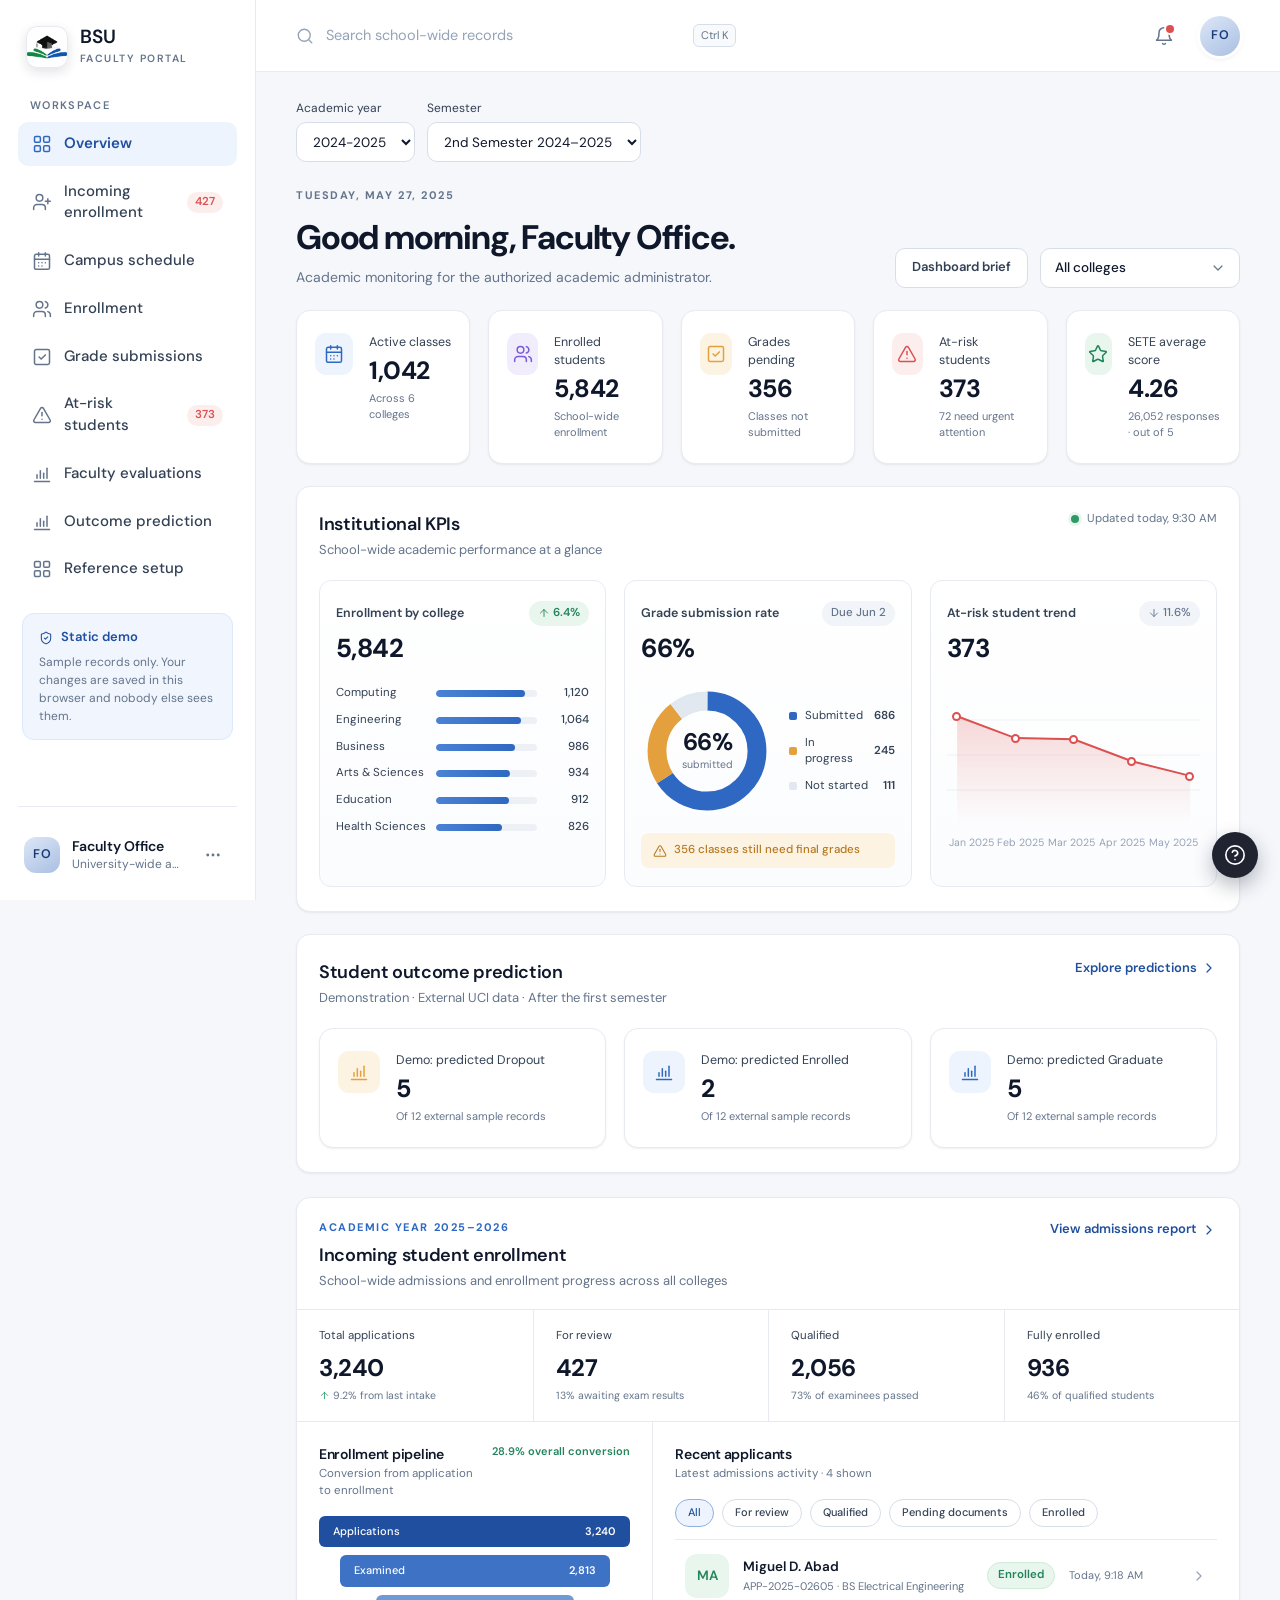
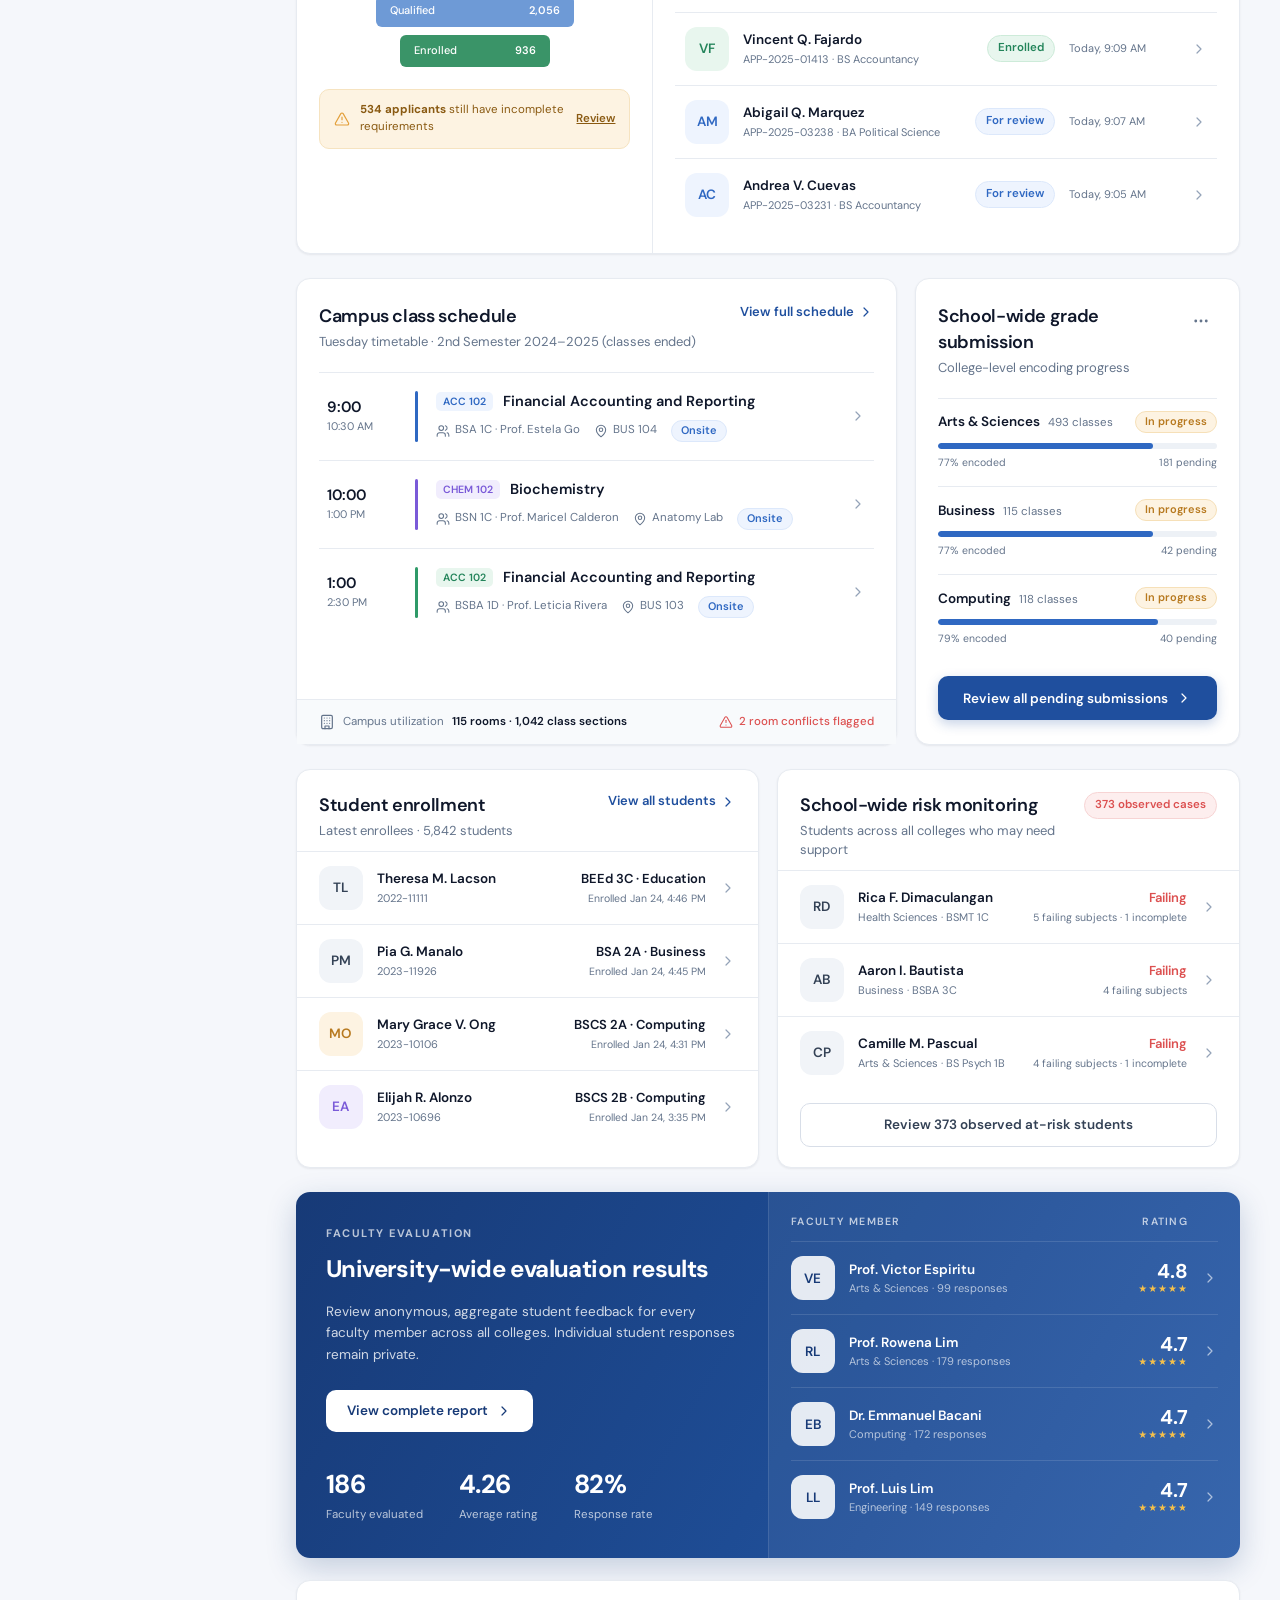
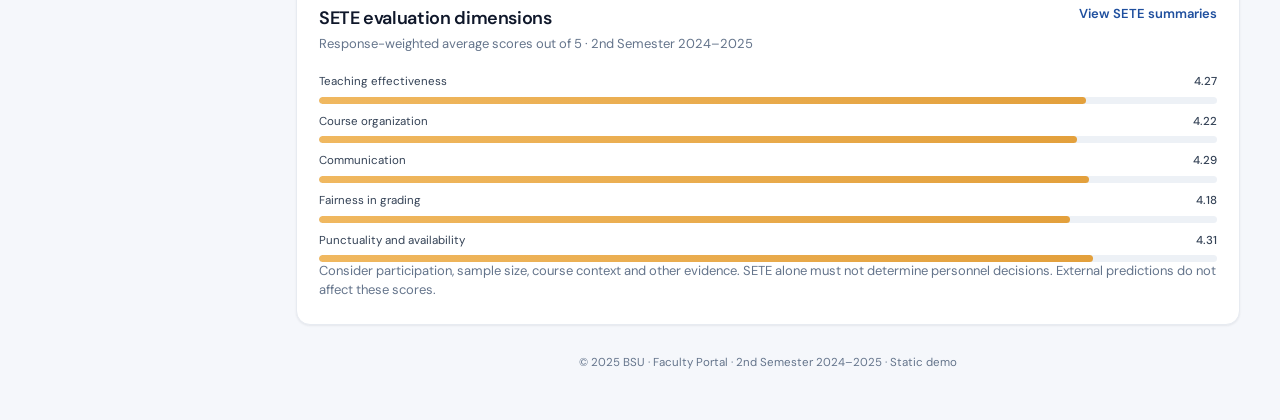
<file: docs/index.html>
<!doctype html>
<html lang="en">
<head>
    <meta charset="utf-8">
    <meta name="viewport" content="width=device-width, initial-scale=1">
    <title>BSU Faculty Portal</title>
    <link rel="icon" type="image/png" href="assets/img/logo.png">
    <link rel="preconnect" href="https://fonts.googleapis.com">
    <link rel="preconnect" href="https://fonts.gstatic.com" crossorigin>
    <link href="https://fonts.googleapis.com/css2?family=DM+Sans:opsz,wght@9..40,400;9..40,500;9..40,600;9..40,700&display=swap" rel="stylesheet">
    <link rel="stylesheet" href="assets/css/app.css">
</head>
<body data-page="overview">
<noscript><p style="padding:24px;font-family:sans-serif">This demo runs entirely in your browser and needs JavaScript turned on.</p></noscript>
<script src="assets/js/data.js"></script>
<script src="assets/js/model.js"></script>
<script src="assets/js/portal.js"></script>
<script src="assets/js/pages.js"></script>
<script src="assets/js/app.js"></script>
</body>
</html>
</file>
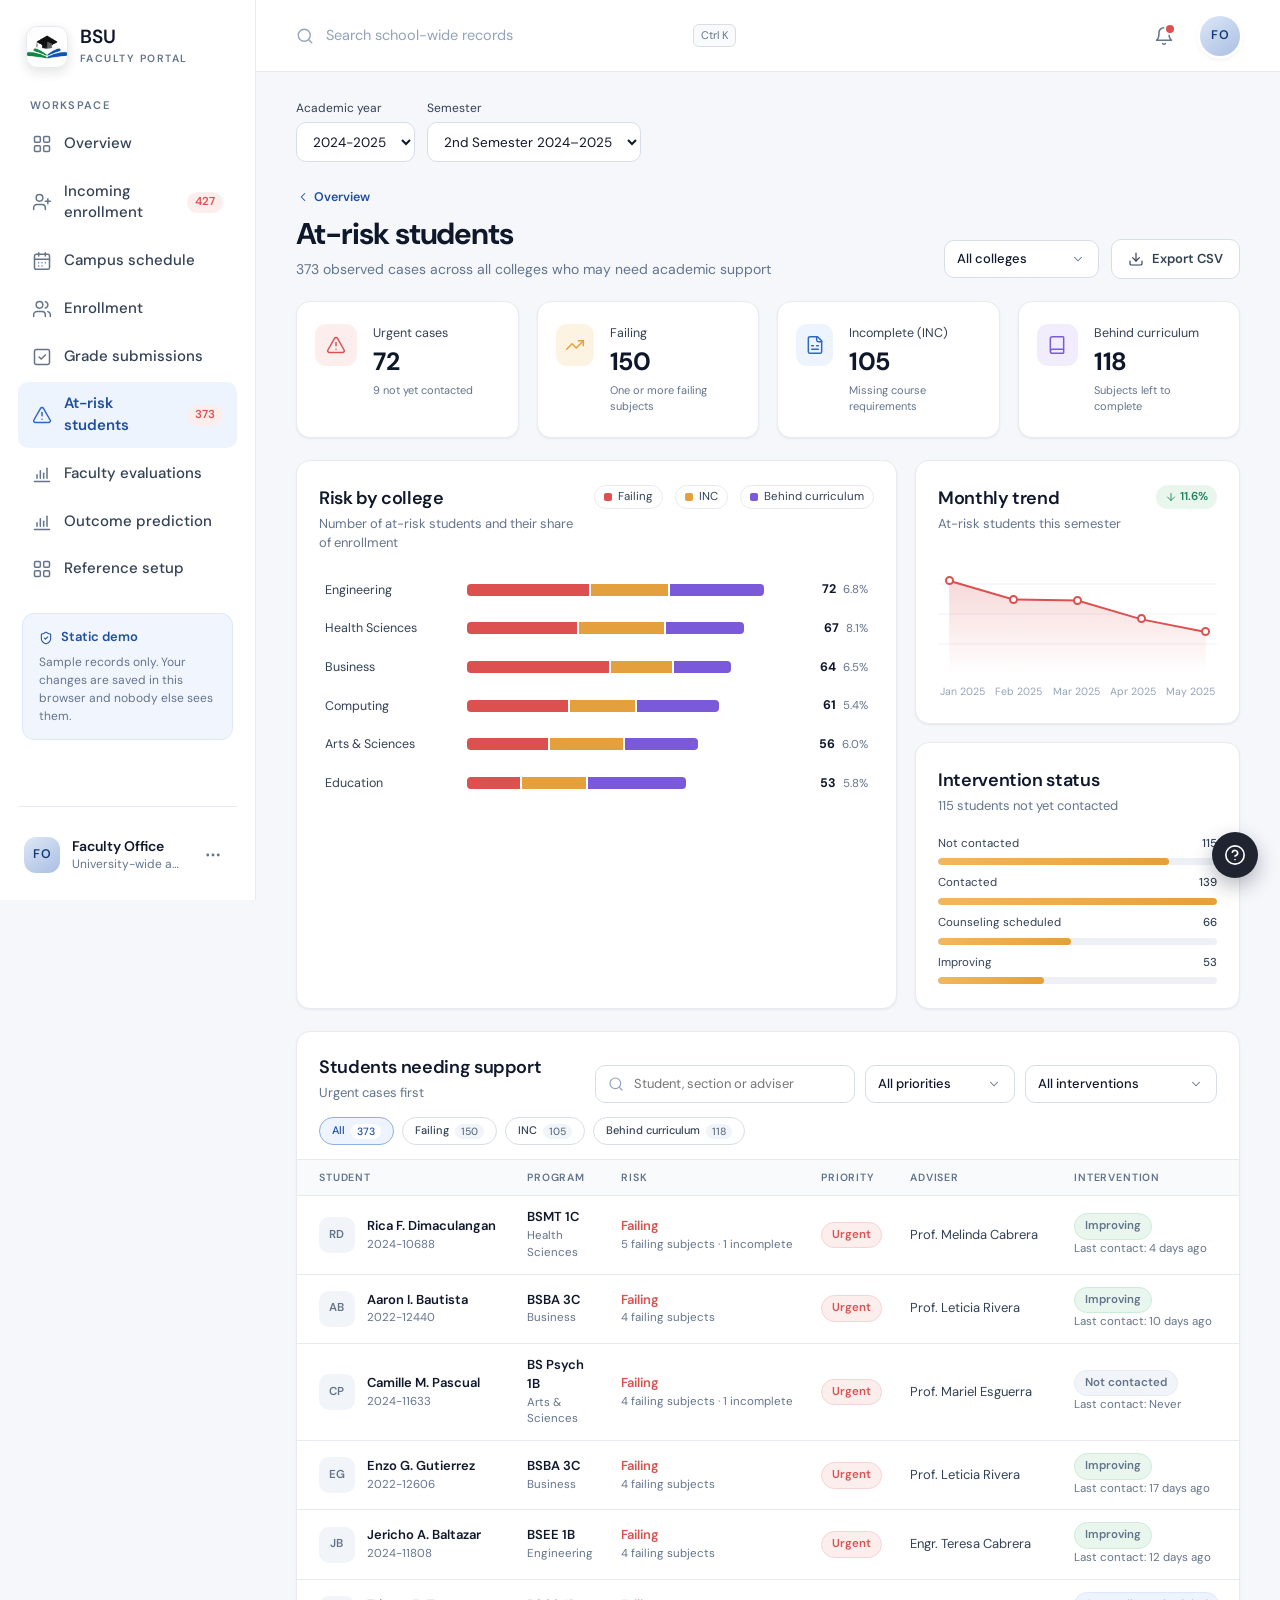
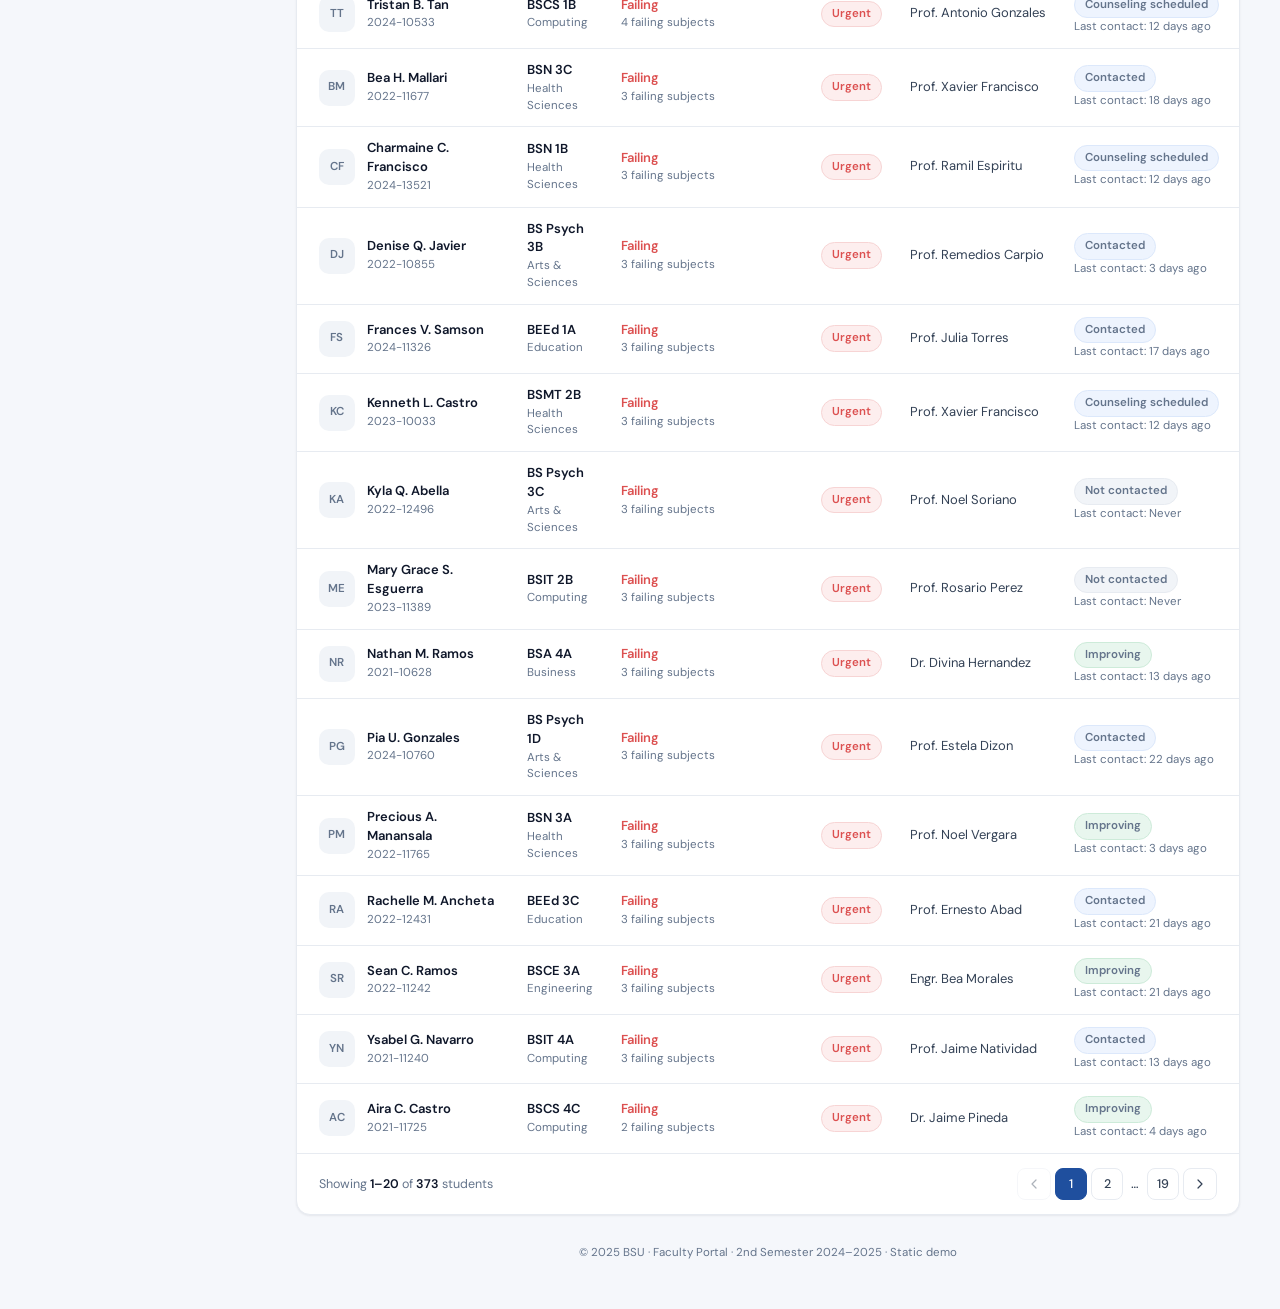
<file: docs/at-risk.html>
<!doctype html>
<html lang="en">
<head>
    <meta charset="utf-8">
    <meta name="viewport" content="width=device-width, initial-scale=1">
    <title>BSU Faculty Portal</title>
    <link rel="icon" type="image/png" href="assets/img/logo.png">
    <link rel="preconnect" href="https://fonts.googleapis.com">
    <link rel="preconnect" href="https://fonts.gstatic.com" crossorigin>
    <link href="https://fonts.googleapis.com/css2?family=DM+Sans:opsz,wght@9..40,400;9..40,500;9..40,600;9..40,700&display=swap" rel="stylesheet">
    <link rel="stylesheet" href="assets/css/app.css">
</head>
<body data-page="at-risk">
<noscript><p style="padding:24px;font-family:sans-serif">This demo runs entirely in your browser and needs JavaScript turned on.</p></noscript>
<script src="assets/js/data.js"></script>
<script src="assets/js/model.js"></script>
<script src="assets/js/portal.js"></script>
<script src="assets/js/pages.js"></script>
<script src="assets/js/app.js"></script>
</body>
</html>
</file>
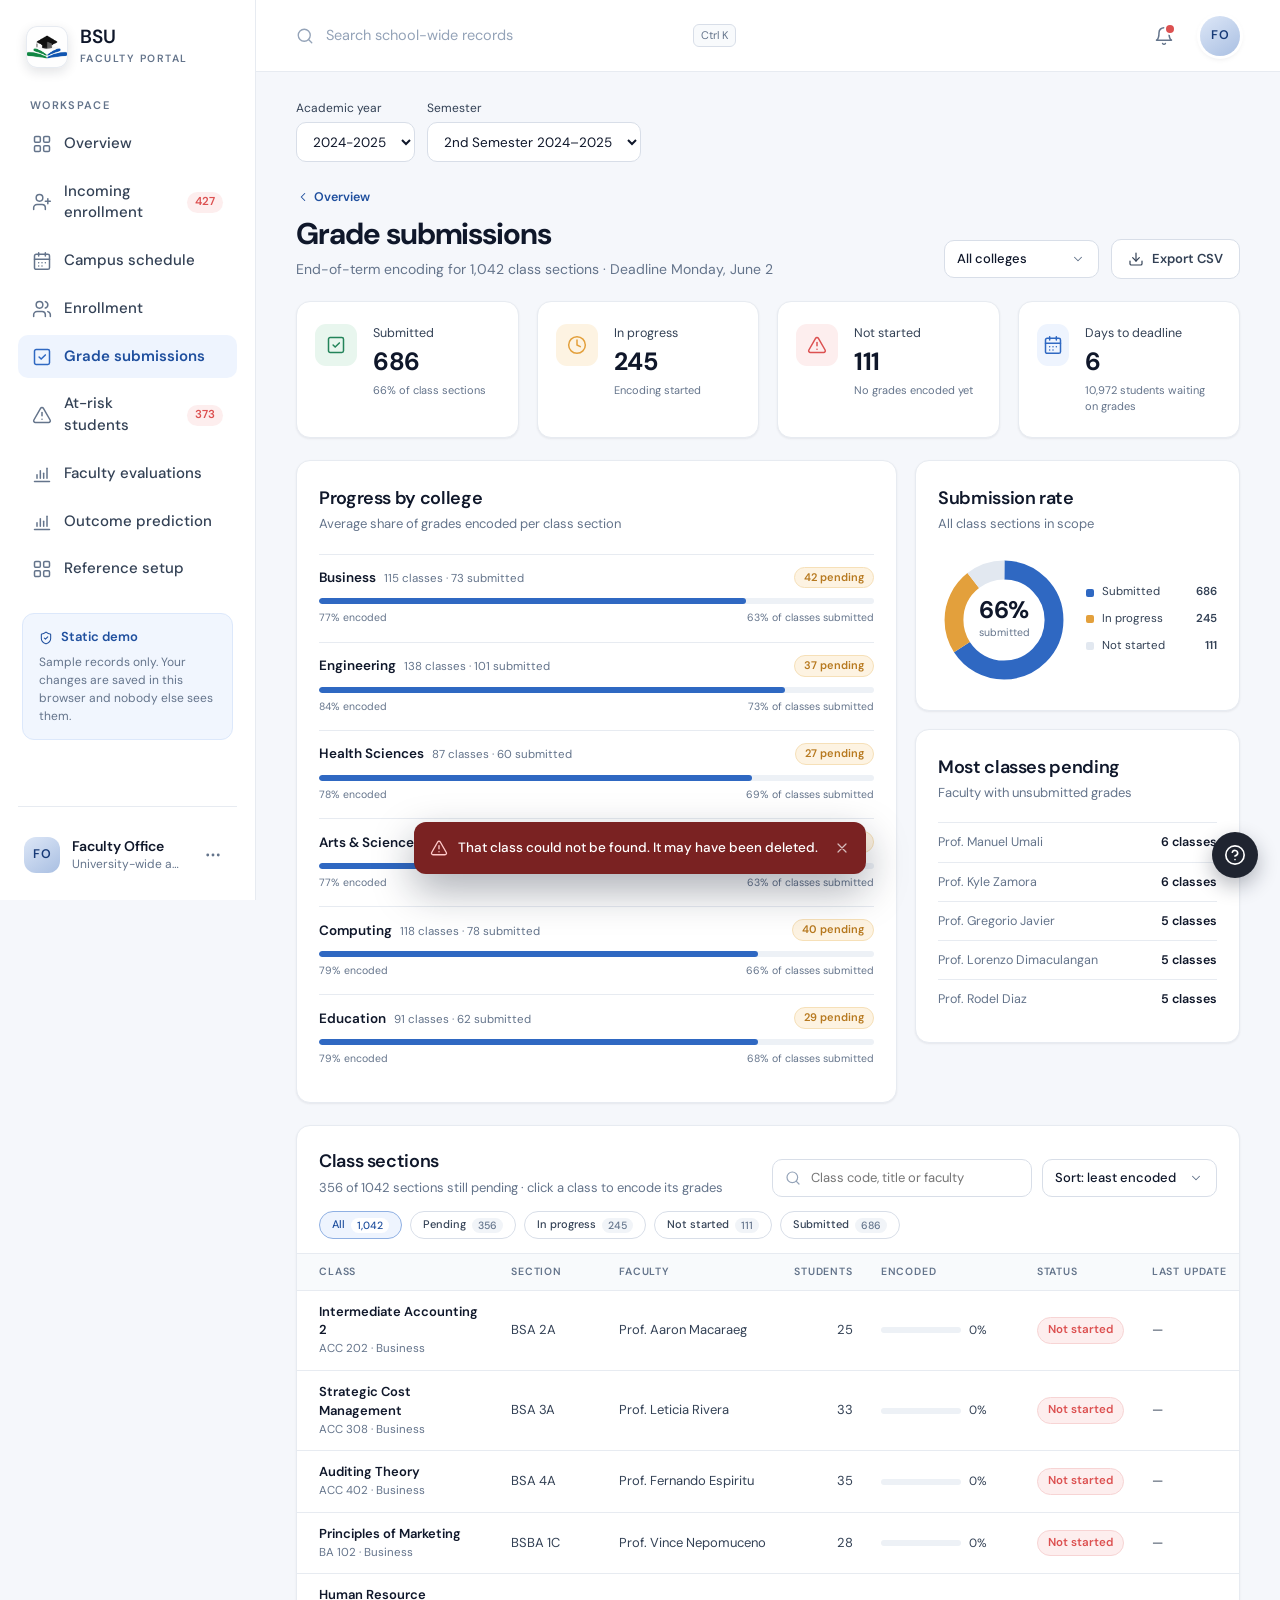
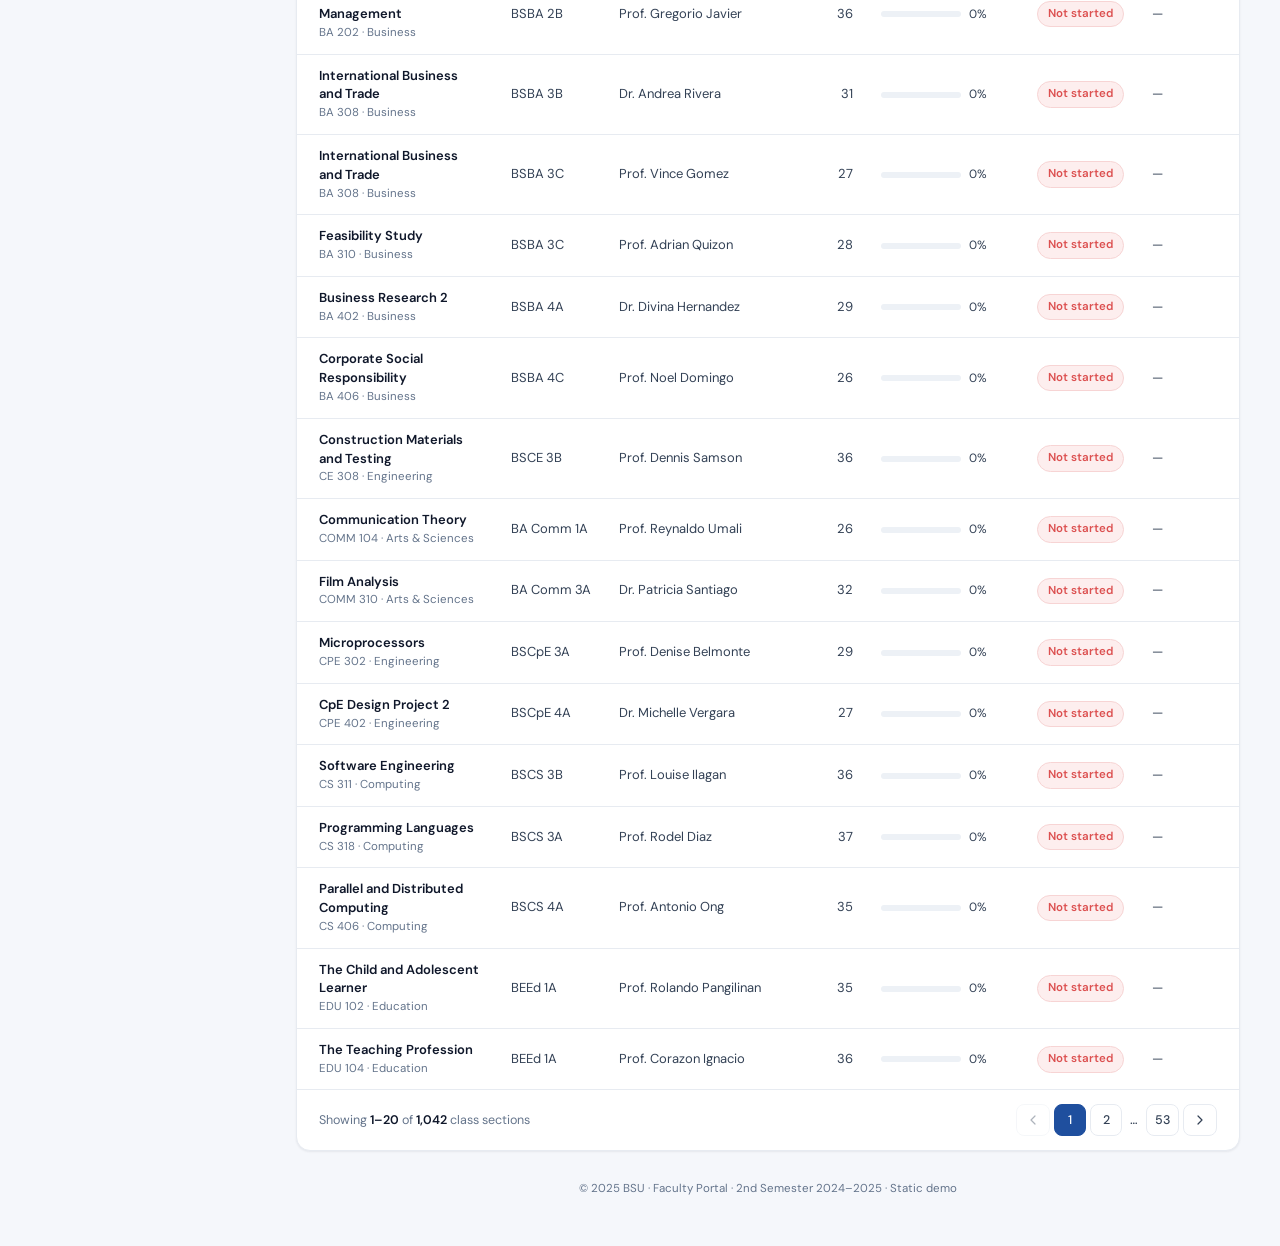
<file: docs/class.html>
<!doctype html>
<html lang="en">
<head>
    <meta charset="utf-8">
    <meta name="viewport" content="width=device-width, initial-scale=1">
    <title>BSU Faculty Portal</title>
    <link rel="icon" type="image/png" href="assets/img/logo.png">
    <link rel="preconnect" href="https://fonts.googleapis.com">
    <link rel="preconnect" href="https://fonts.gstatic.com" crossorigin>
    <link href="https://fonts.googleapis.com/css2?family=DM+Sans:opsz,wght@9..40,400;9..40,500;9..40,600;9..40,700&display=swap" rel="stylesheet">
    <link rel="stylesheet" href="assets/css/app.css">
</head>
<body data-page="class">
<noscript><p style="padding:24px;font-family:sans-serif">This demo runs entirely in your browser and needs JavaScript turned on.</p></noscript>
<script src="assets/js/data.js"></script>
<script src="assets/js/model.js"></script>
<script src="assets/js/portal.js"></script>
<script src="assets/js/pages.js"></script>
<script src="assets/js/app.js"></script>
</body>
</html>
</file>
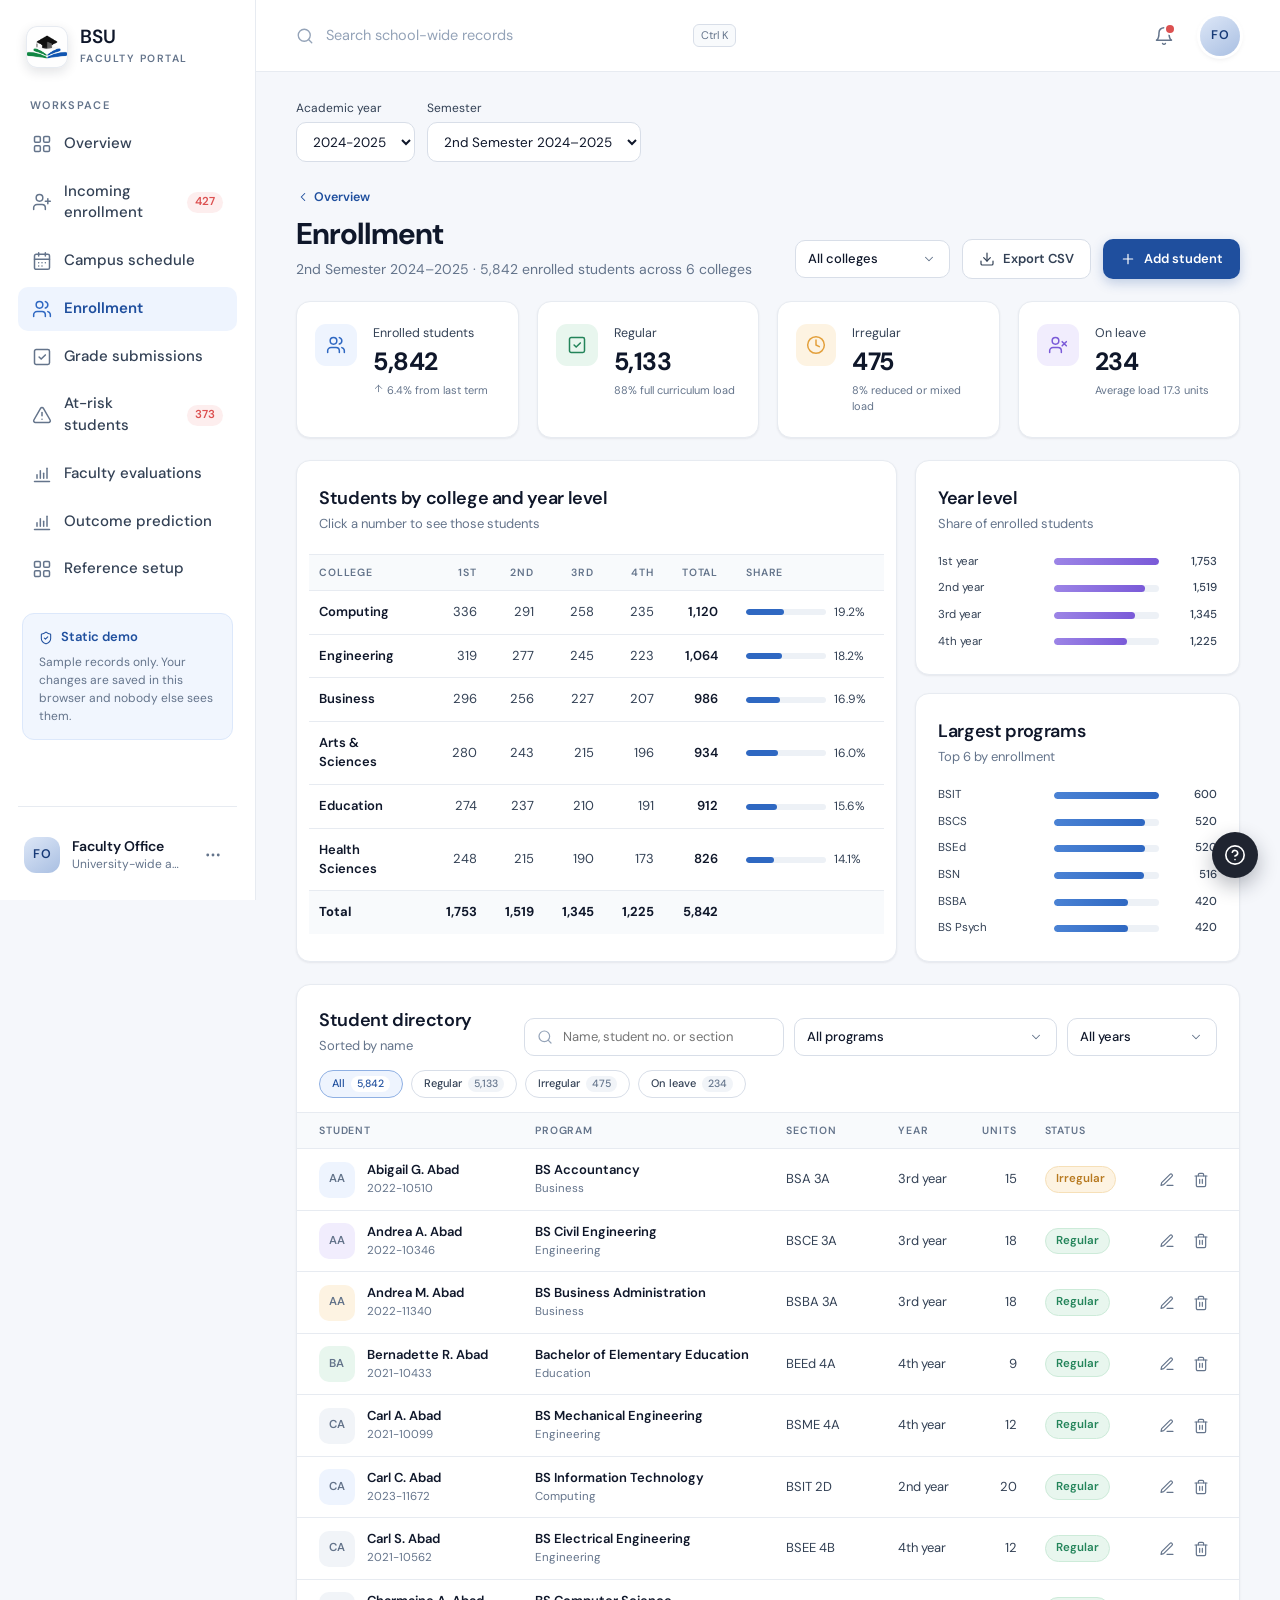
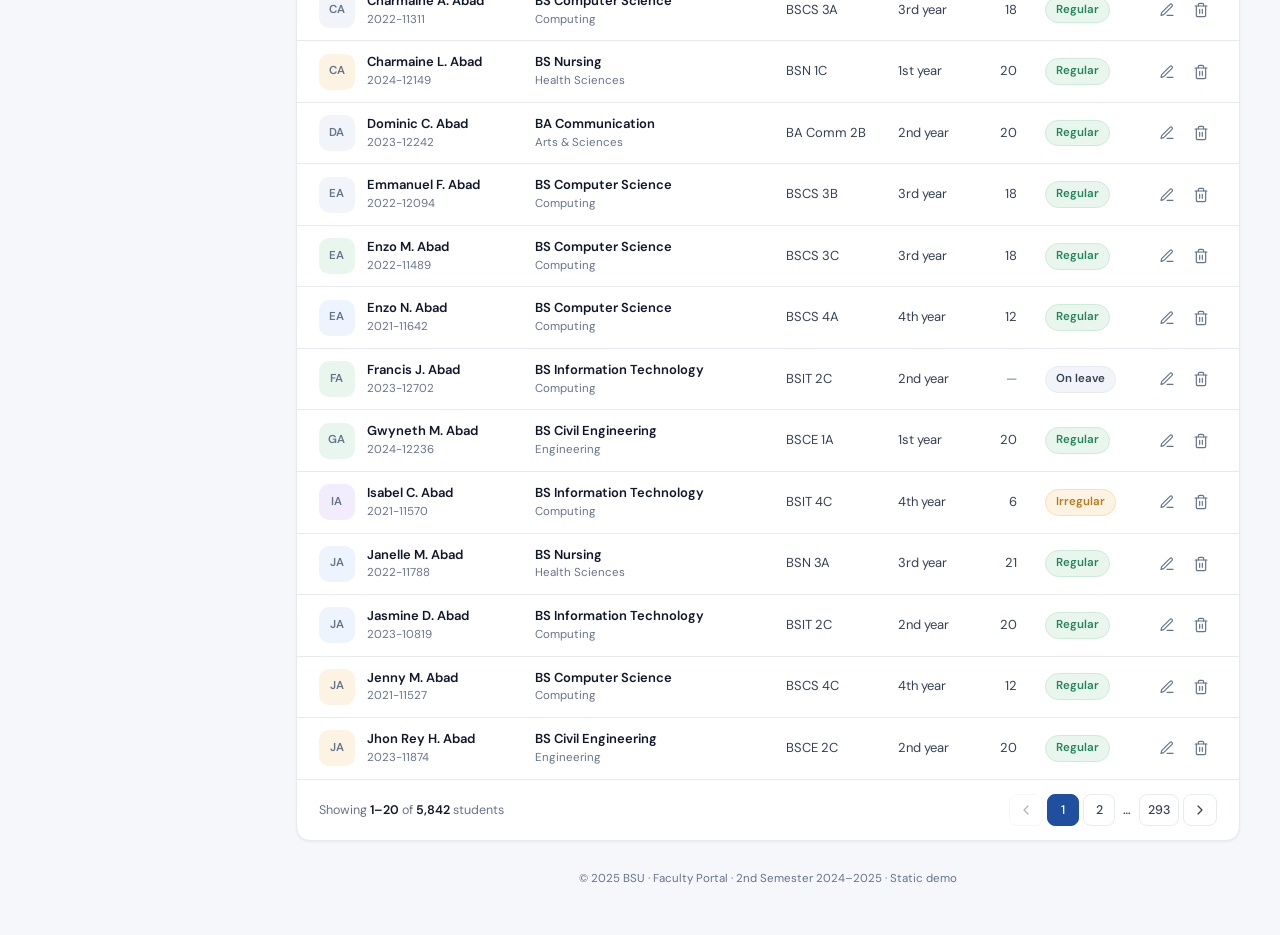
<file: docs/enrollment.html>
<!doctype html>
<html lang="en">
<head>
    <meta charset="utf-8">
    <meta name="viewport" content="width=device-width, initial-scale=1">
    <title>BSU Faculty Portal</title>
    <link rel="icon" type="image/png" href="assets/img/logo.png">
    <link rel="preconnect" href="https://fonts.googleapis.com">
    <link rel="preconnect" href="https://fonts.gstatic.com" crossorigin>
    <link href="https://fonts.googleapis.com/css2?family=DM+Sans:opsz,wght@9..40,400;9..40,500;9..40,600;9..40,700&display=swap" rel="stylesheet">
    <link rel="stylesheet" href="assets/css/app.css">
</head>
<body data-page="enrollment">
<noscript><p style="padding:24px;font-family:sans-serif">This demo runs entirely in your browser and needs JavaScript turned on.</p></noscript>
<script src="assets/js/data.js"></script>
<script src="assets/js/model.js"></script>
<script src="assets/js/portal.js"></script>
<script src="assets/js/pages.js"></script>
<script src="assets/js/app.js"></script>
</body>
</html>
</file>
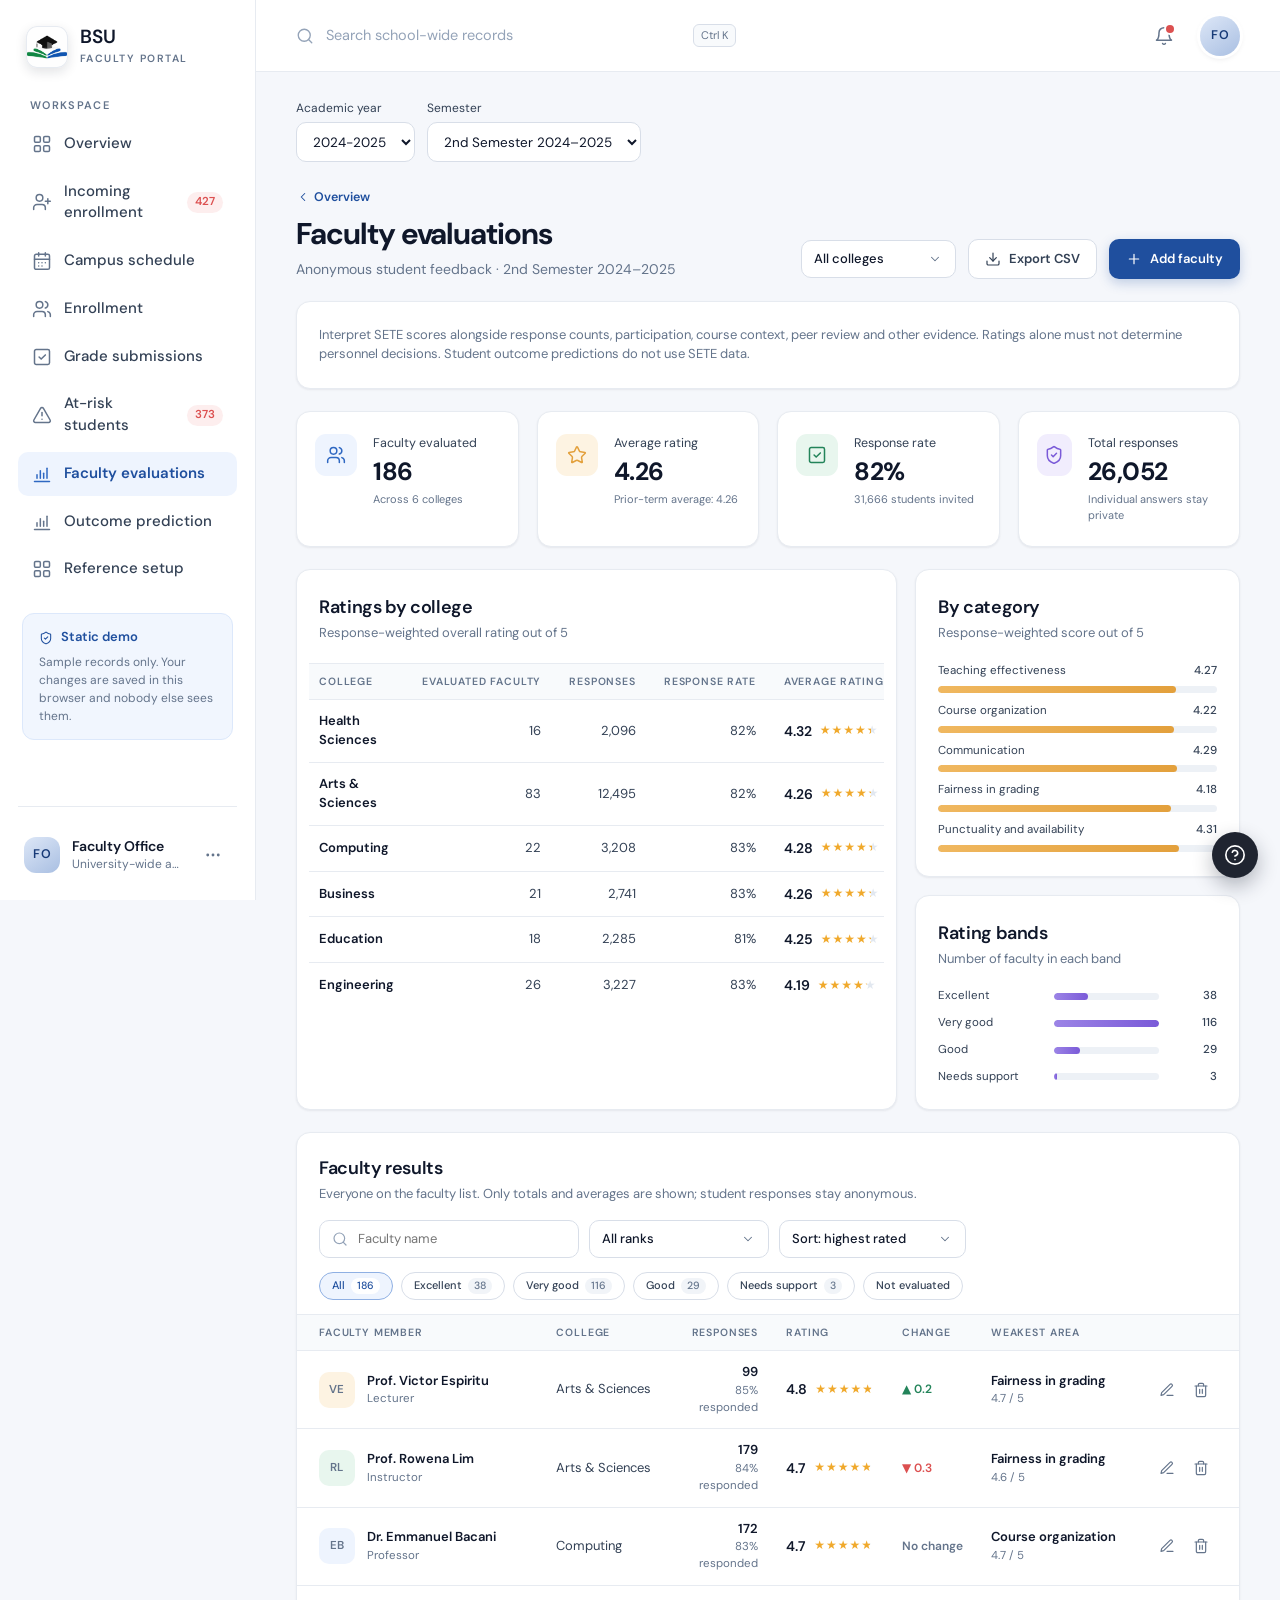
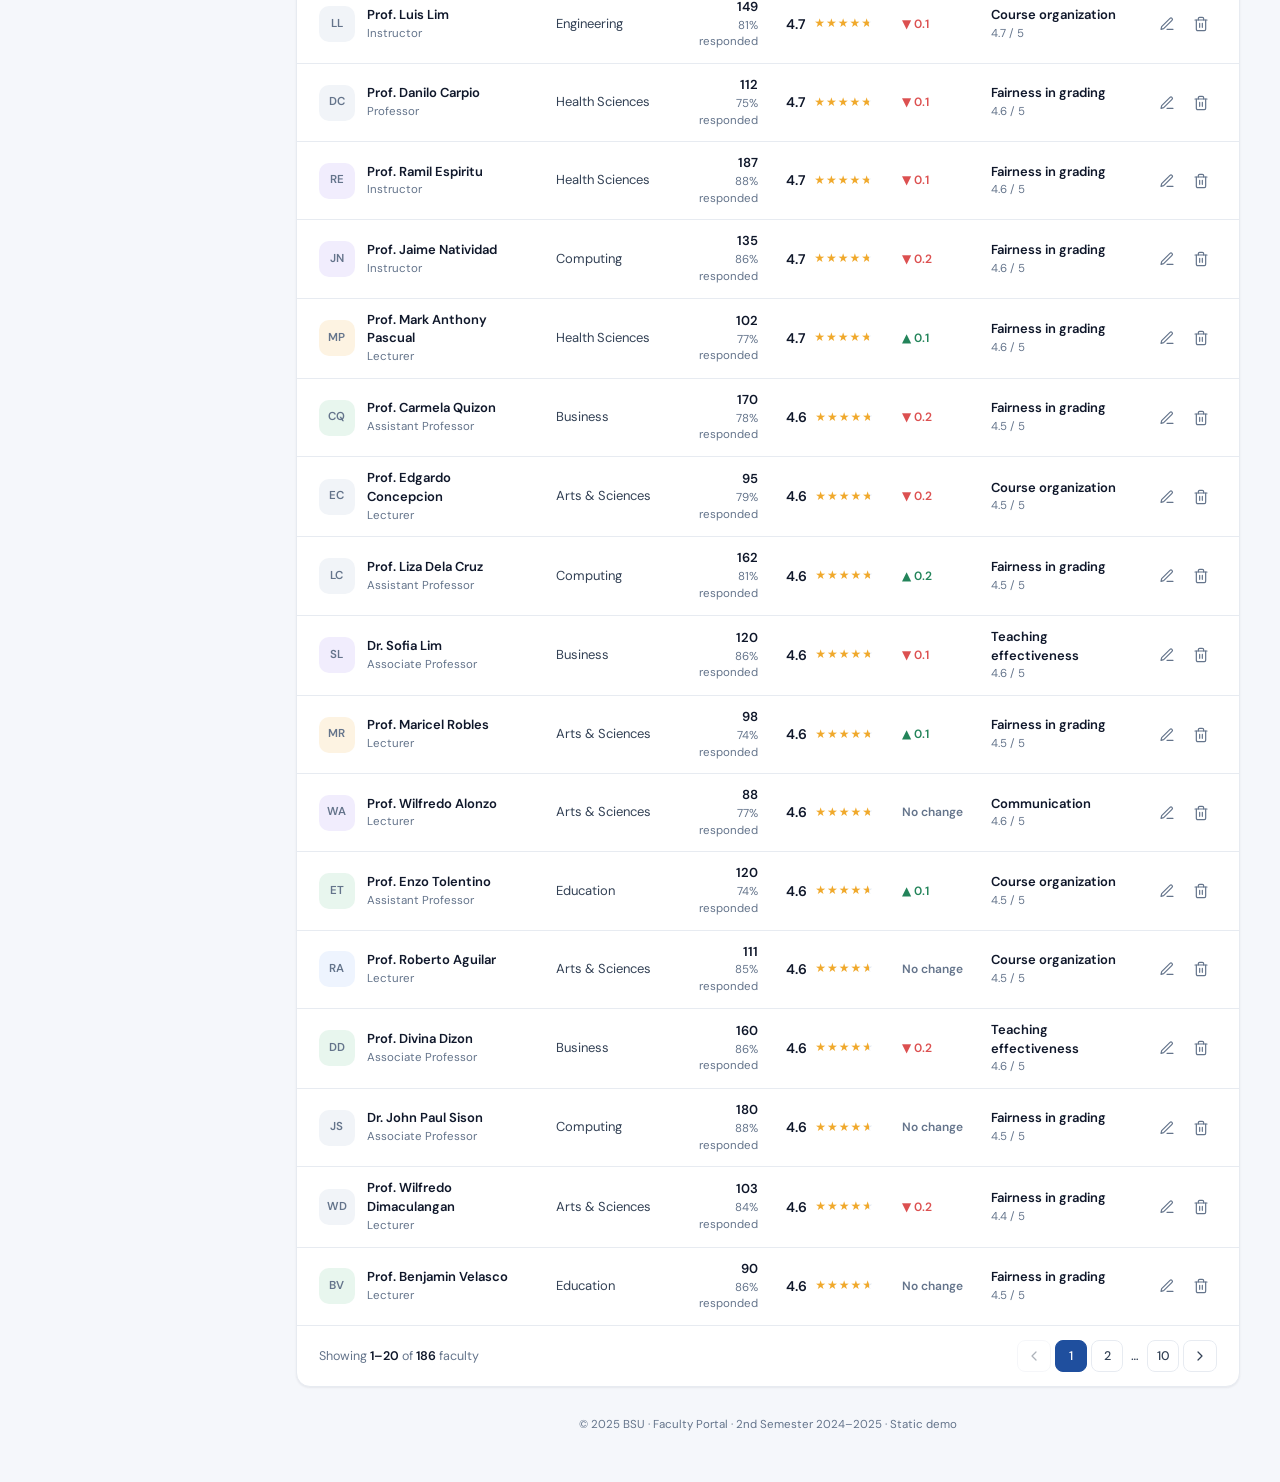
<file: docs/evaluations.html>
<!doctype html>
<html lang="en">
<head>
    <meta charset="utf-8">
    <meta name="viewport" content="width=device-width, initial-scale=1">
    <title>BSU Faculty Portal</title>
    <link rel="icon" type="image/png" href="assets/img/logo.png">
    <link rel="preconnect" href="https://fonts.googleapis.com">
    <link rel="preconnect" href="https://fonts.gstatic.com" crossorigin>
    <link href="https://fonts.googleapis.com/css2?family=DM+Sans:opsz,wght@9..40,400;9..40,500;9..40,600;9..40,700&display=swap" rel="stylesheet">
    <link rel="stylesheet" href="assets/css/app.css">
</head>
<body data-page="evaluations">
<noscript><p style="padding:24px;font-family:sans-serif">This demo runs entirely in your browser and needs JavaScript turned on.</p></noscript>
<script src="assets/js/data.js"></script>
<script src="assets/js/model.js"></script>
<script src="assets/js/portal.js"></script>
<script src="assets/js/pages.js"></script>
<script src="assets/js/app.js"></script>
</body>
</html>
</file>
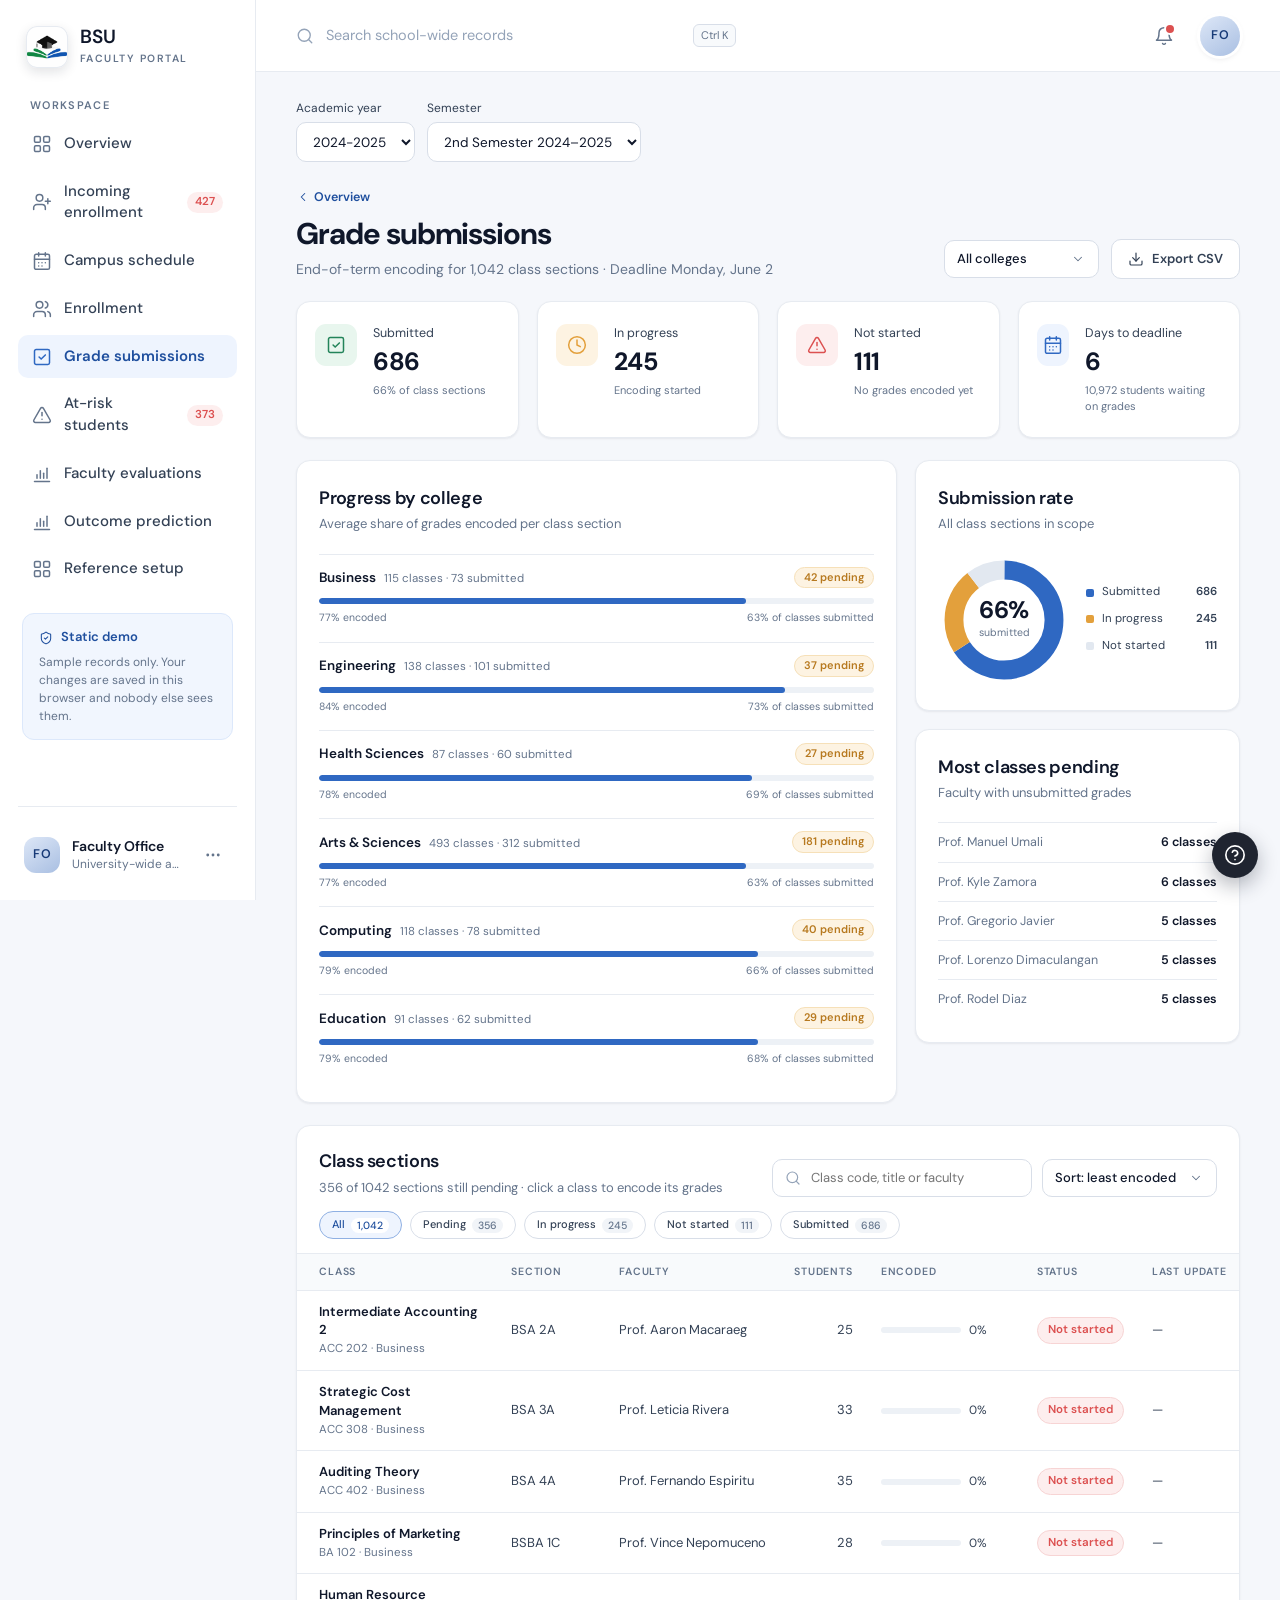
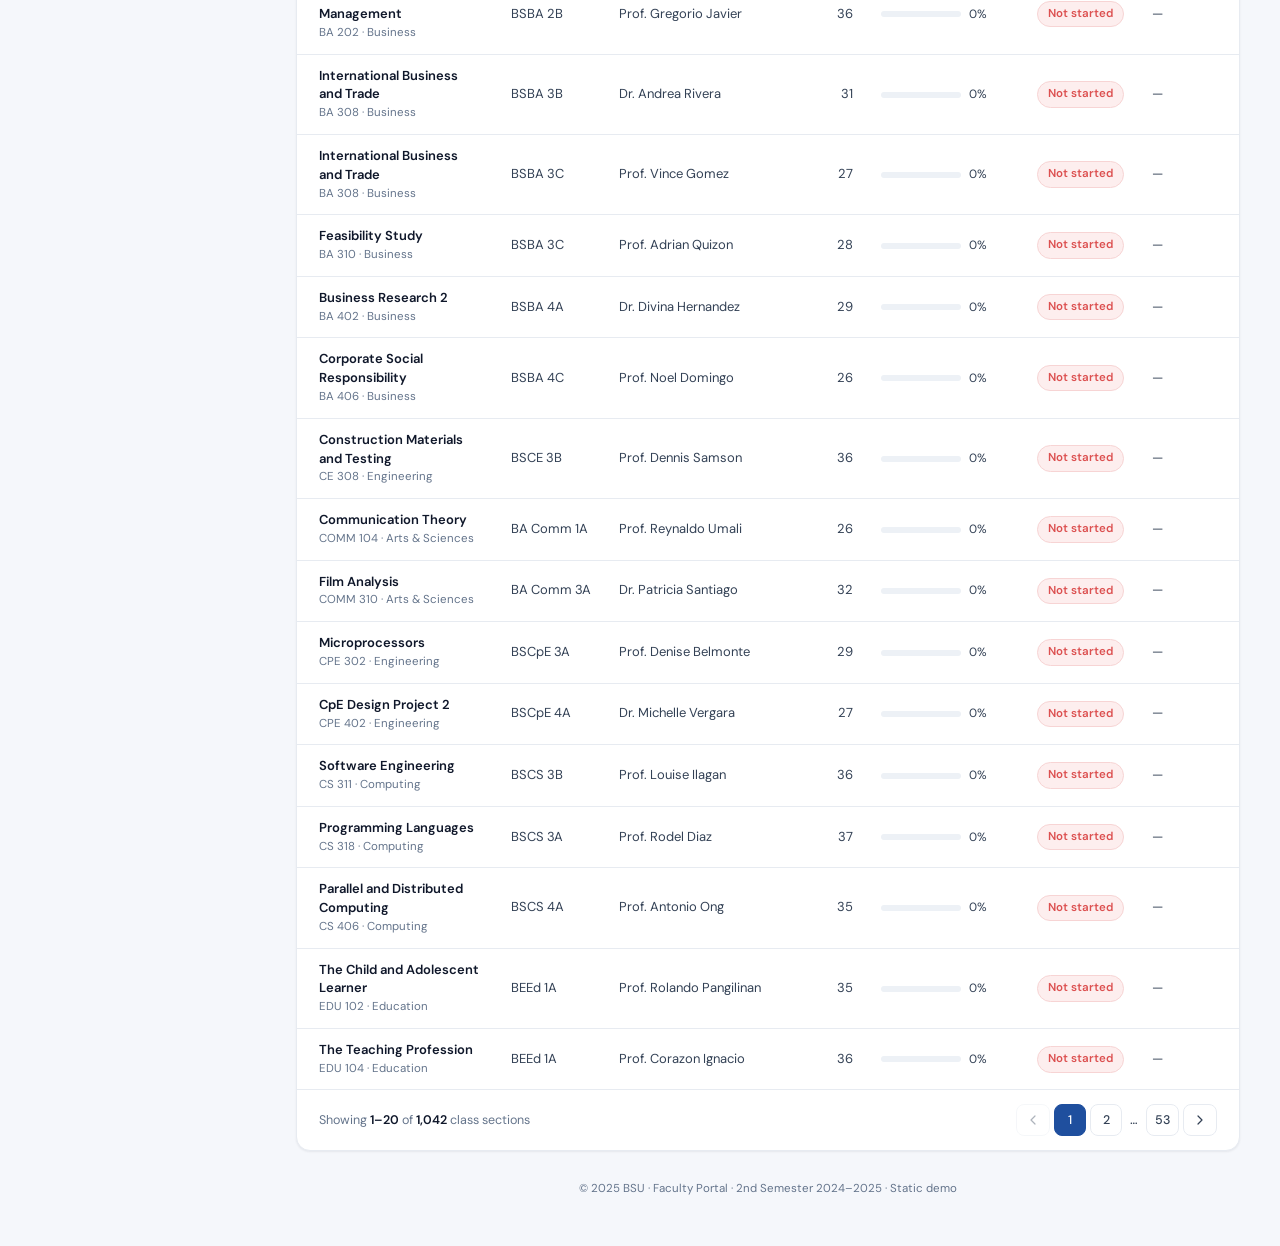
<file: docs/grades.html>
<!doctype html>
<html lang="en">
<head>
    <meta charset="utf-8">
    <meta name="viewport" content="width=device-width, initial-scale=1">
    <title>BSU Faculty Portal</title>
    <link rel="icon" type="image/png" href="assets/img/logo.png">
    <link rel="preconnect" href="https://fonts.googleapis.com">
    <link rel="preconnect" href="https://fonts.gstatic.com" crossorigin>
    <link href="https://fonts.googleapis.com/css2?family=DM+Sans:opsz,wght@9..40,400;9..40,500;9..40,600;9..40,700&display=swap" rel="stylesheet">
    <link rel="stylesheet" href="assets/css/app.css">
</head>
<body data-page="grades">
<noscript><p style="padding:24px;font-family:sans-serif">This demo runs entirely in your browser and needs JavaScript turned on.</p></noscript>
<script src="assets/js/data.js"></script>
<script src="assets/js/model.js"></script>
<script src="assets/js/portal.js"></script>
<script src="assets/js/pages.js"></script>
<script src="assets/js/app.js"></script>
</body>
</html>
</file>
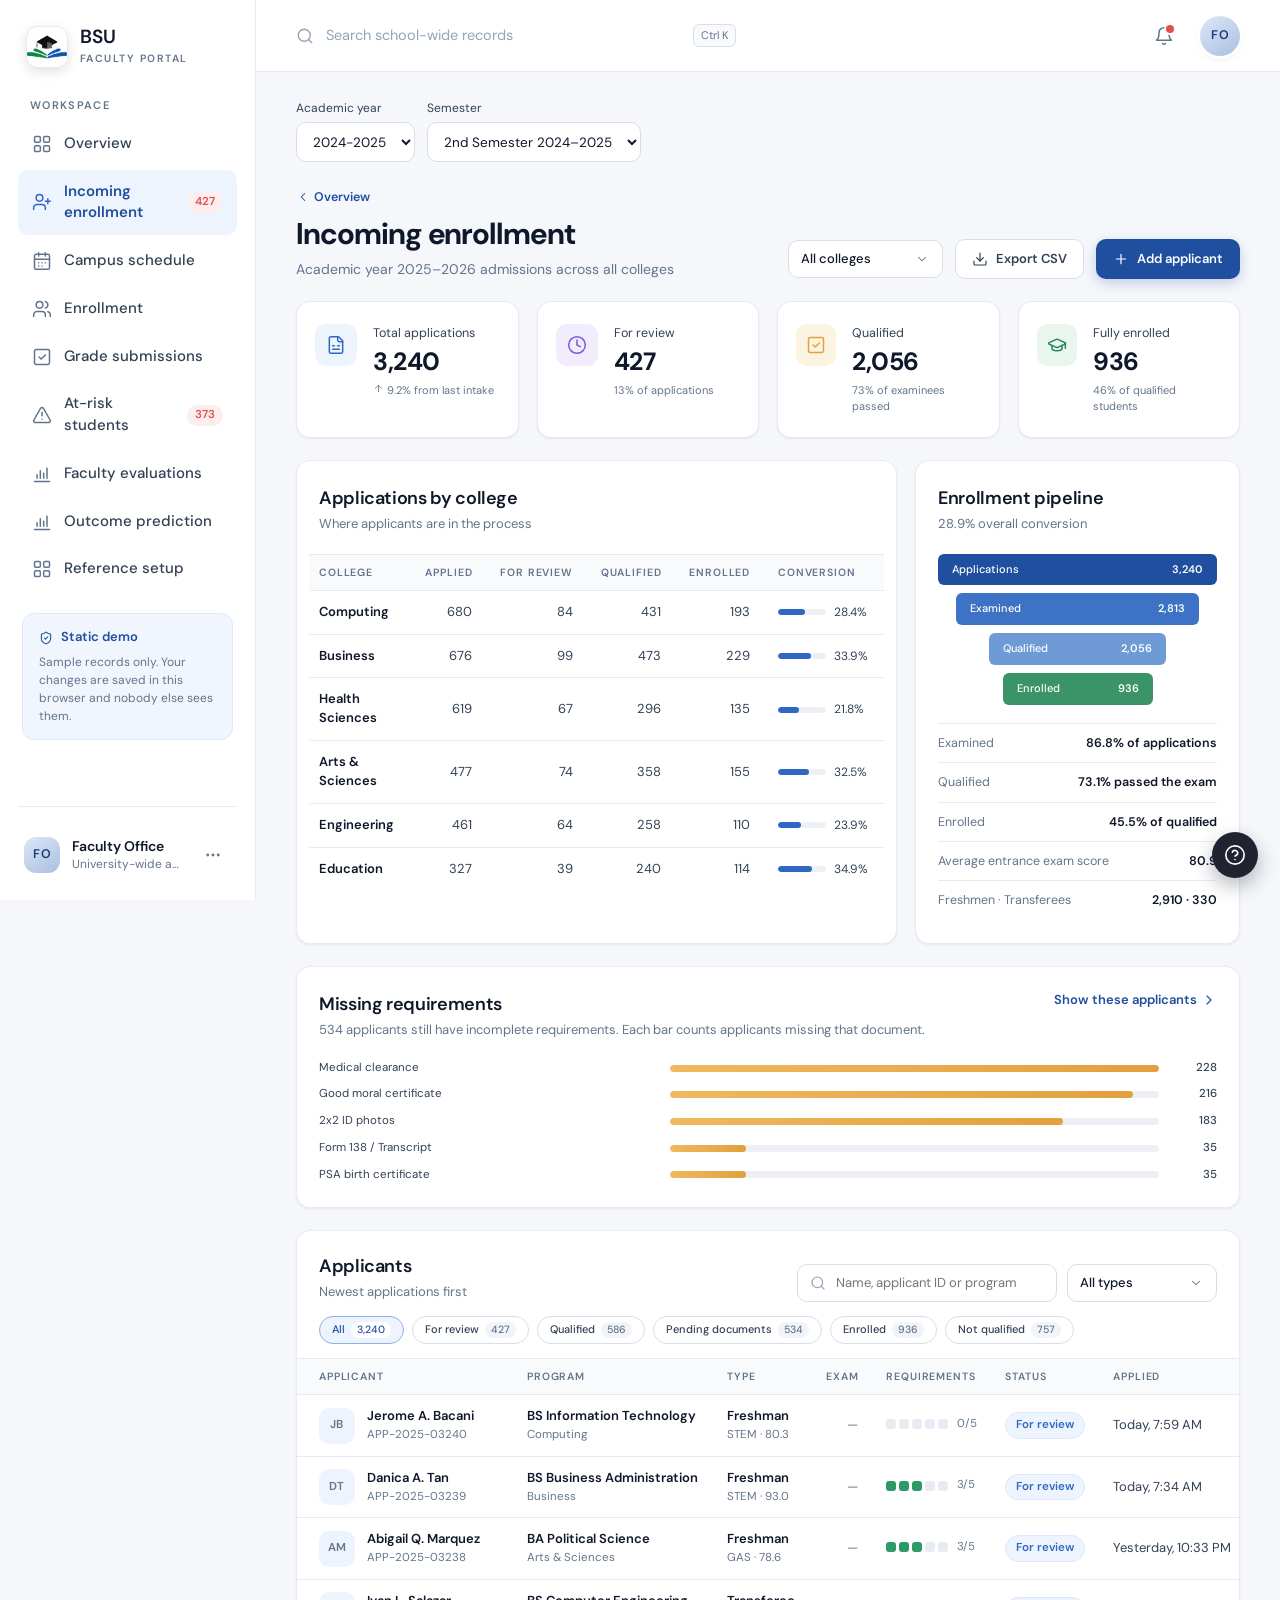
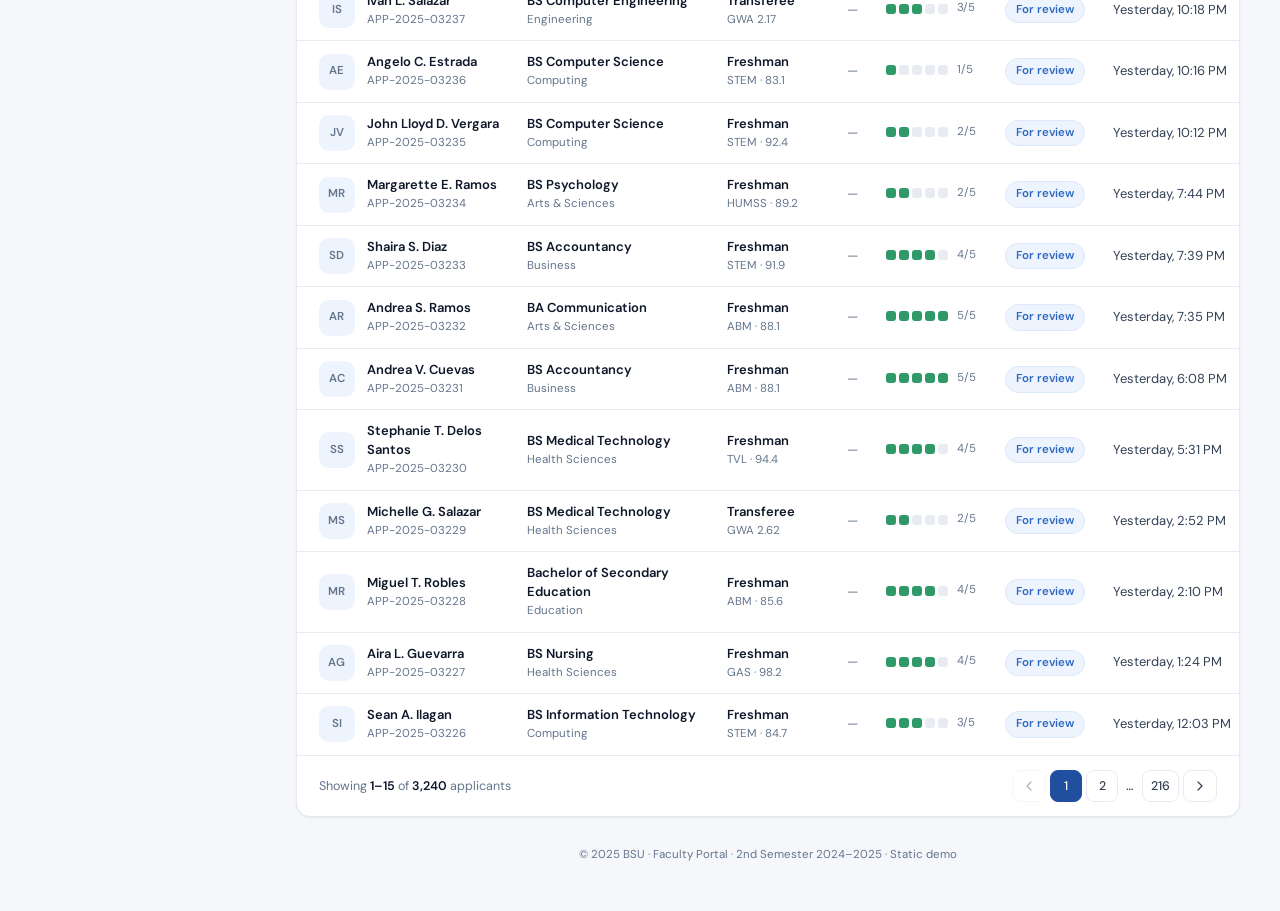
<file: docs/incoming.html>
<!doctype html>
<html lang="en">
<head>
    <meta charset="utf-8">
    <meta name="viewport" content="width=device-width, initial-scale=1">
    <title>BSU Faculty Portal</title>
    <link rel="icon" type="image/png" href="assets/img/logo.png">
    <link rel="preconnect" href="https://fonts.googleapis.com">
    <link rel="preconnect" href="https://fonts.gstatic.com" crossorigin>
    <link href="https://fonts.googleapis.com/css2?family=DM+Sans:opsz,wght@9..40,400;9..40,500;9..40,600;9..40,700&display=swap" rel="stylesheet">
    <link rel="stylesheet" href="assets/css/app.css">
</head>
<body data-page="incoming">
<noscript><p style="padding:24px;font-family:sans-serif">This demo runs entirely in your browser and needs JavaScript turned on.</p></noscript>
<script src="assets/js/data.js"></script>
<script src="assets/js/model.js"></script>
<script src="assets/js/portal.js"></script>
<script src="assets/js/pages.js"></script>
<script src="assets/js/app.js"></script>
</body>
</html>
</file>
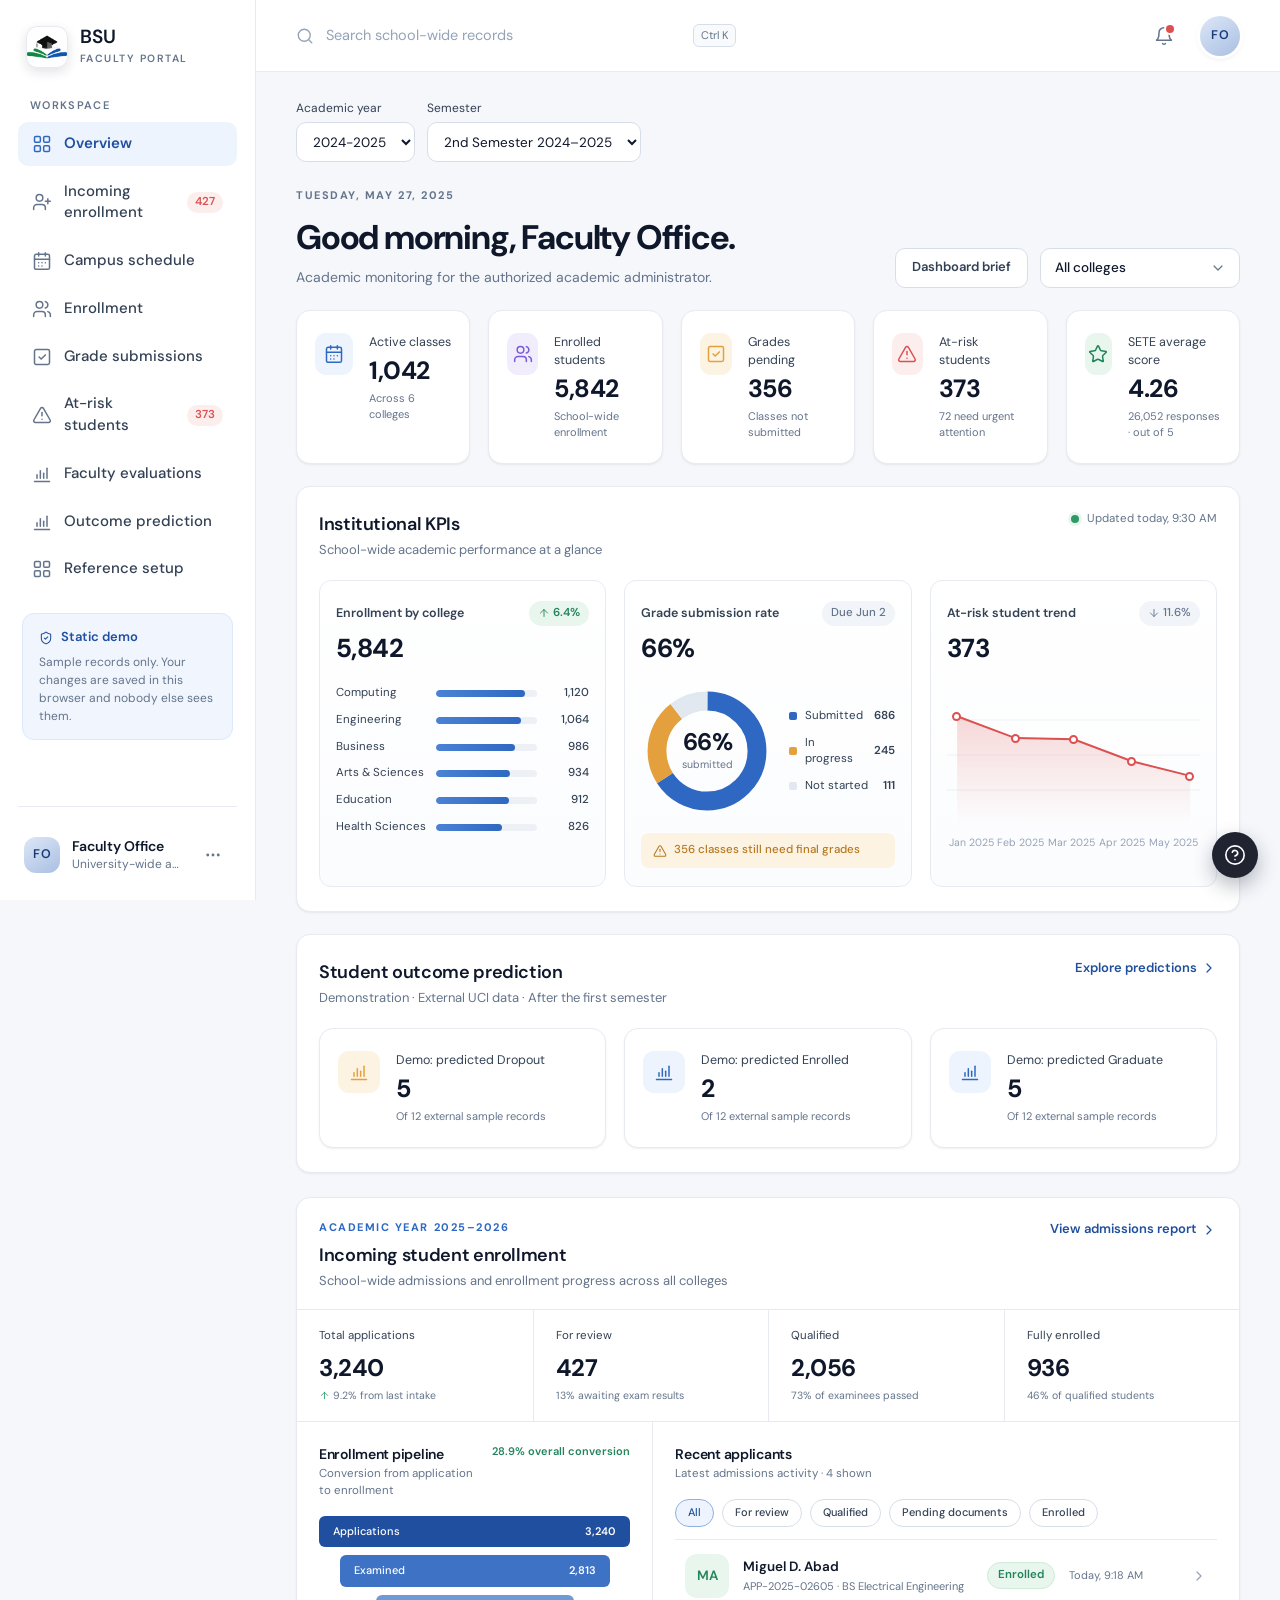
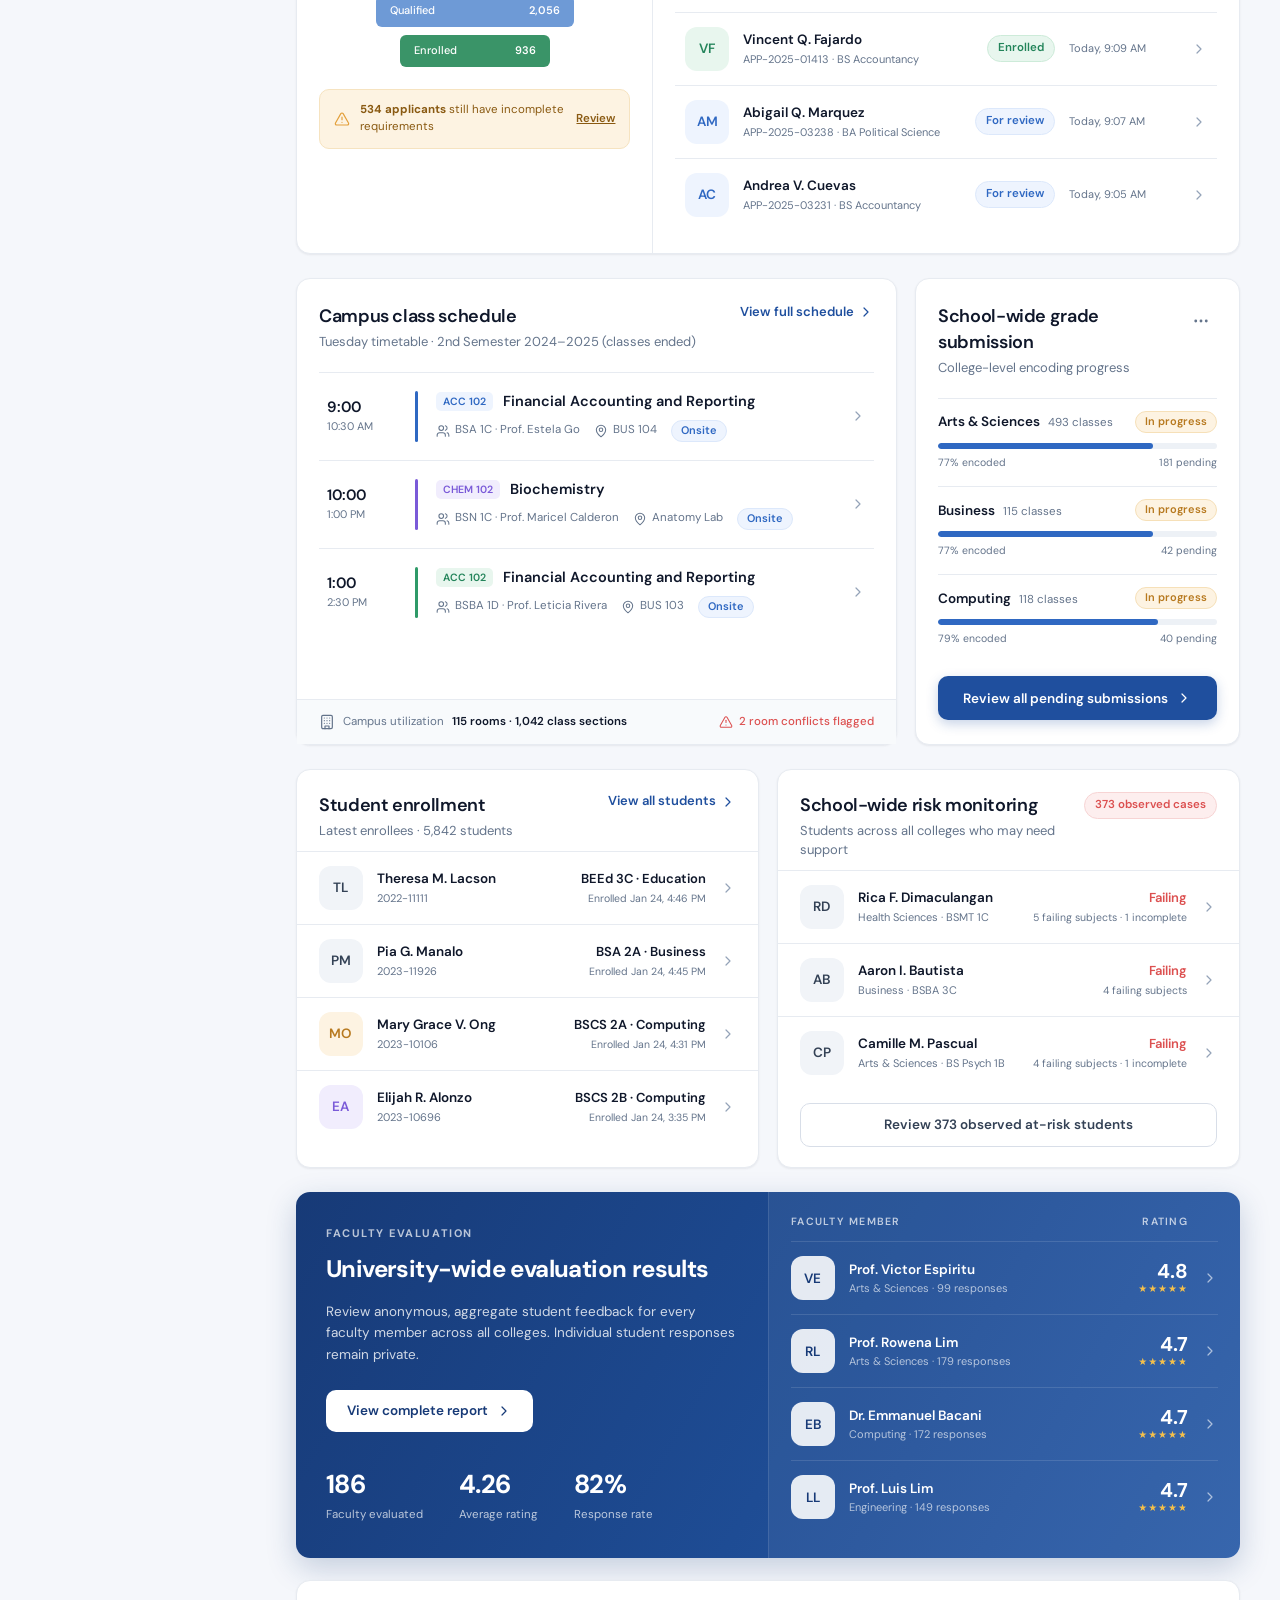
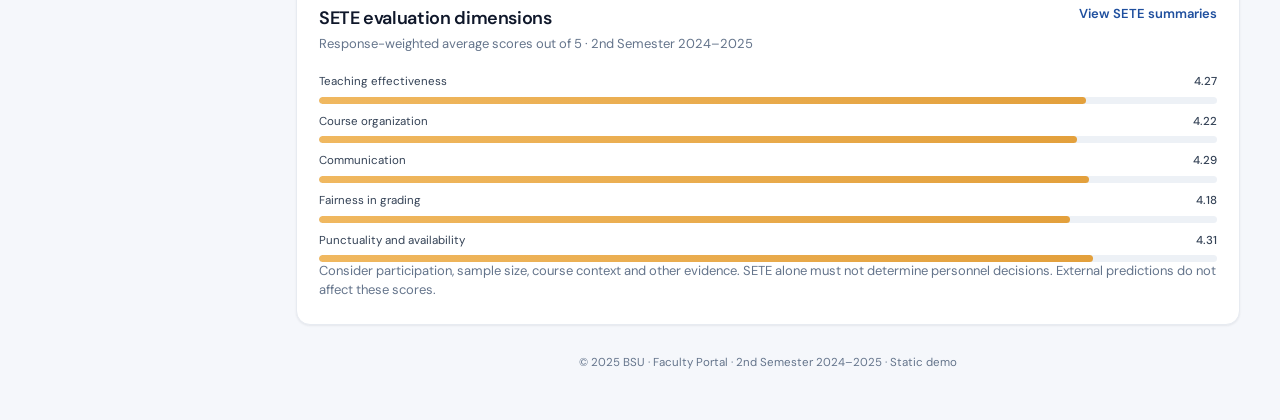
<file: docs/login.html>
<!doctype html>
<html lang="en">
<head>
    <meta charset="utf-8">
    <meta name="viewport" content="width=device-width, initial-scale=1">
    <title>BSU Faculty Portal</title>
    <link rel="icon" type="image/png" href="assets/img/logo.png">
    <link rel="preconnect" href="https://fonts.googleapis.com">
    <link rel="preconnect" href="https://fonts.gstatic.com" crossorigin>
    <link href="https://fonts.googleapis.com/css2?family=DM+Sans:opsz,wght@9..40,400;9..40,500;9..40,600;9..40,700&display=swap" rel="stylesheet">
    <link rel="stylesheet" href="assets/css/app.css">
</head>
<body data-page="login">
<noscript><p style="padding:24px;font-family:sans-serif">This demo runs entirely in your browser and needs JavaScript turned on.</p></noscript>
<script src="assets/js/data.js"></script>
<script src="assets/js/model.js"></script>
<script src="assets/js/portal.js"></script>
<script src="assets/js/pages.js"></script>
<script src="assets/js/app.js"></script>
</body>
</html>
</file>
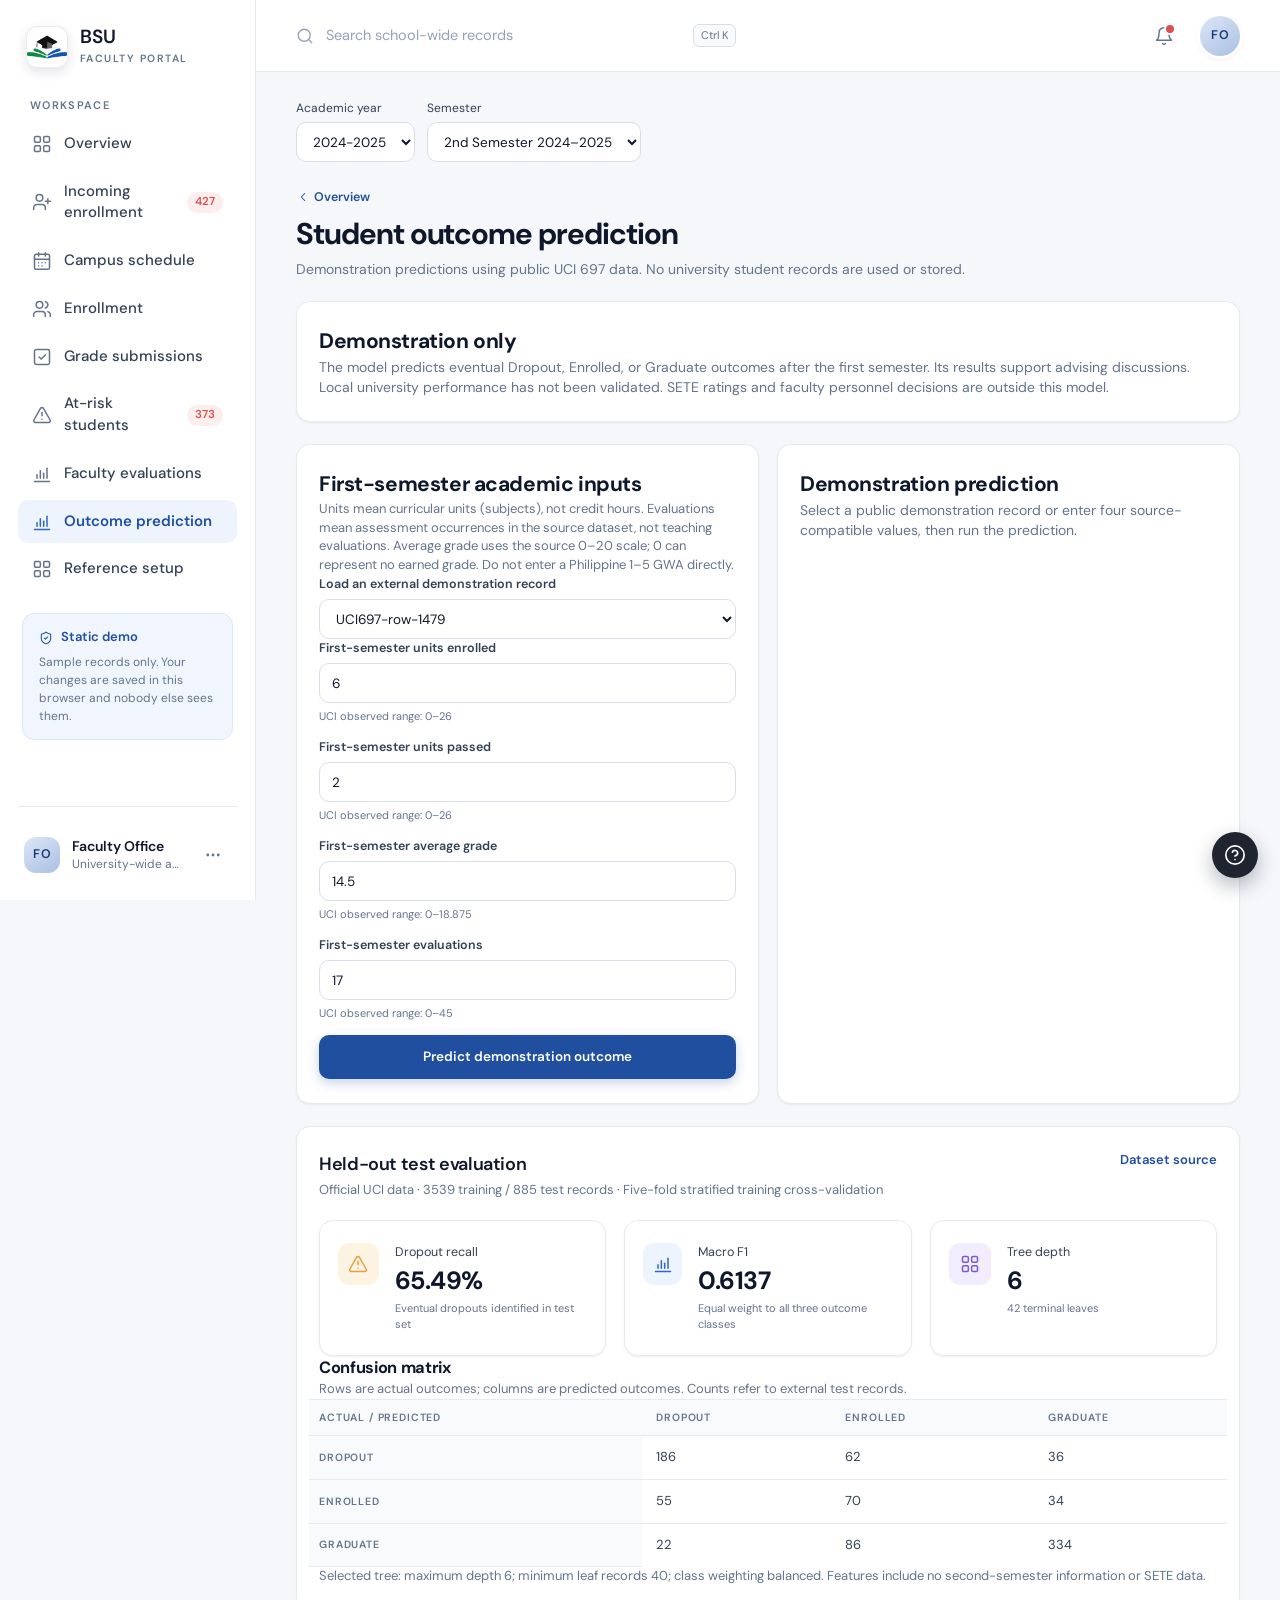
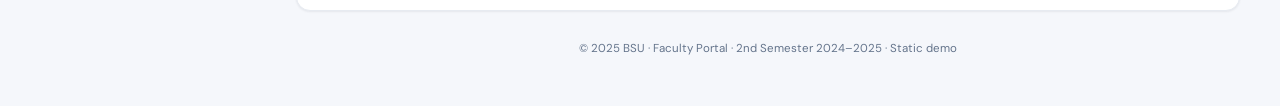
<file: docs/predictions.html>
<!doctype html>
<html lang="en">
<head>
    <meta charset="utf-8">
    <meta name="viewport" content="width=device-width, initial-scale=1">
    <title>BSU Faculty Portal</title>
    <link rel="icon" type="image/png" href="assets/img/logo.png">
    <link rel="preconnect" href="https://fonts.googleapis.com">
    <link rel="preconnect" href="https://fonts.gstatic.com" crossorigin>
    <link href="https://fonts.googleapis.com/css2?family=DM+Sans:opsz,wght@9..40,400;9..40,500;9..40,600;9..40,700&display=swap" rel="stylesheet">
    <link rel="stylesheet" href="assets/css/app.css">
</head>
<body data-page="predictions">
<noscript><p style="padding:24px;font-family:sans-serif">This demo runs entirely in your browser and needs JavaScript turned on.</p></noscript>
<script src="assets/js/data.js"></script>
<script src="assets/js/model.js"></script>
<script src="assets/js/portal.js"></script>
<script src="assets/js/pages.js"></script>
<script src="assets/js/app.js"></script>
</body>
</html>
</file>
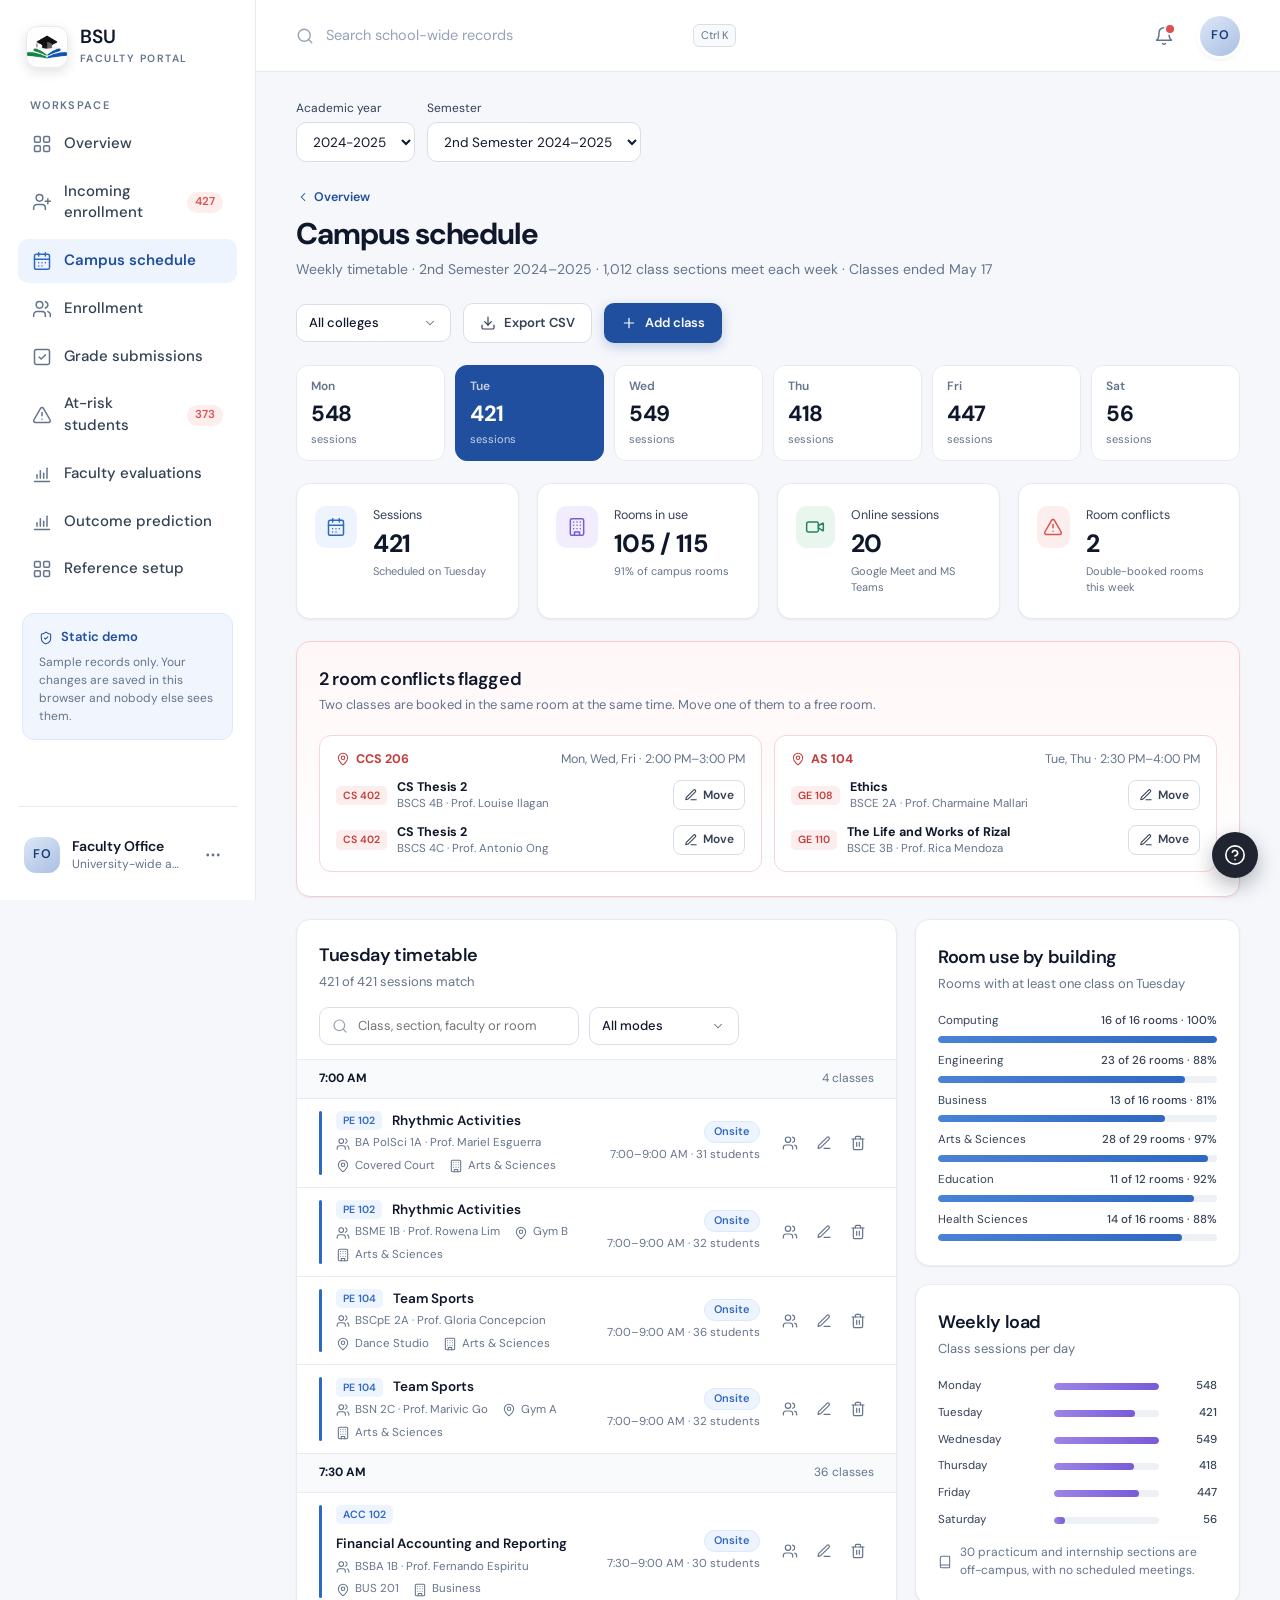
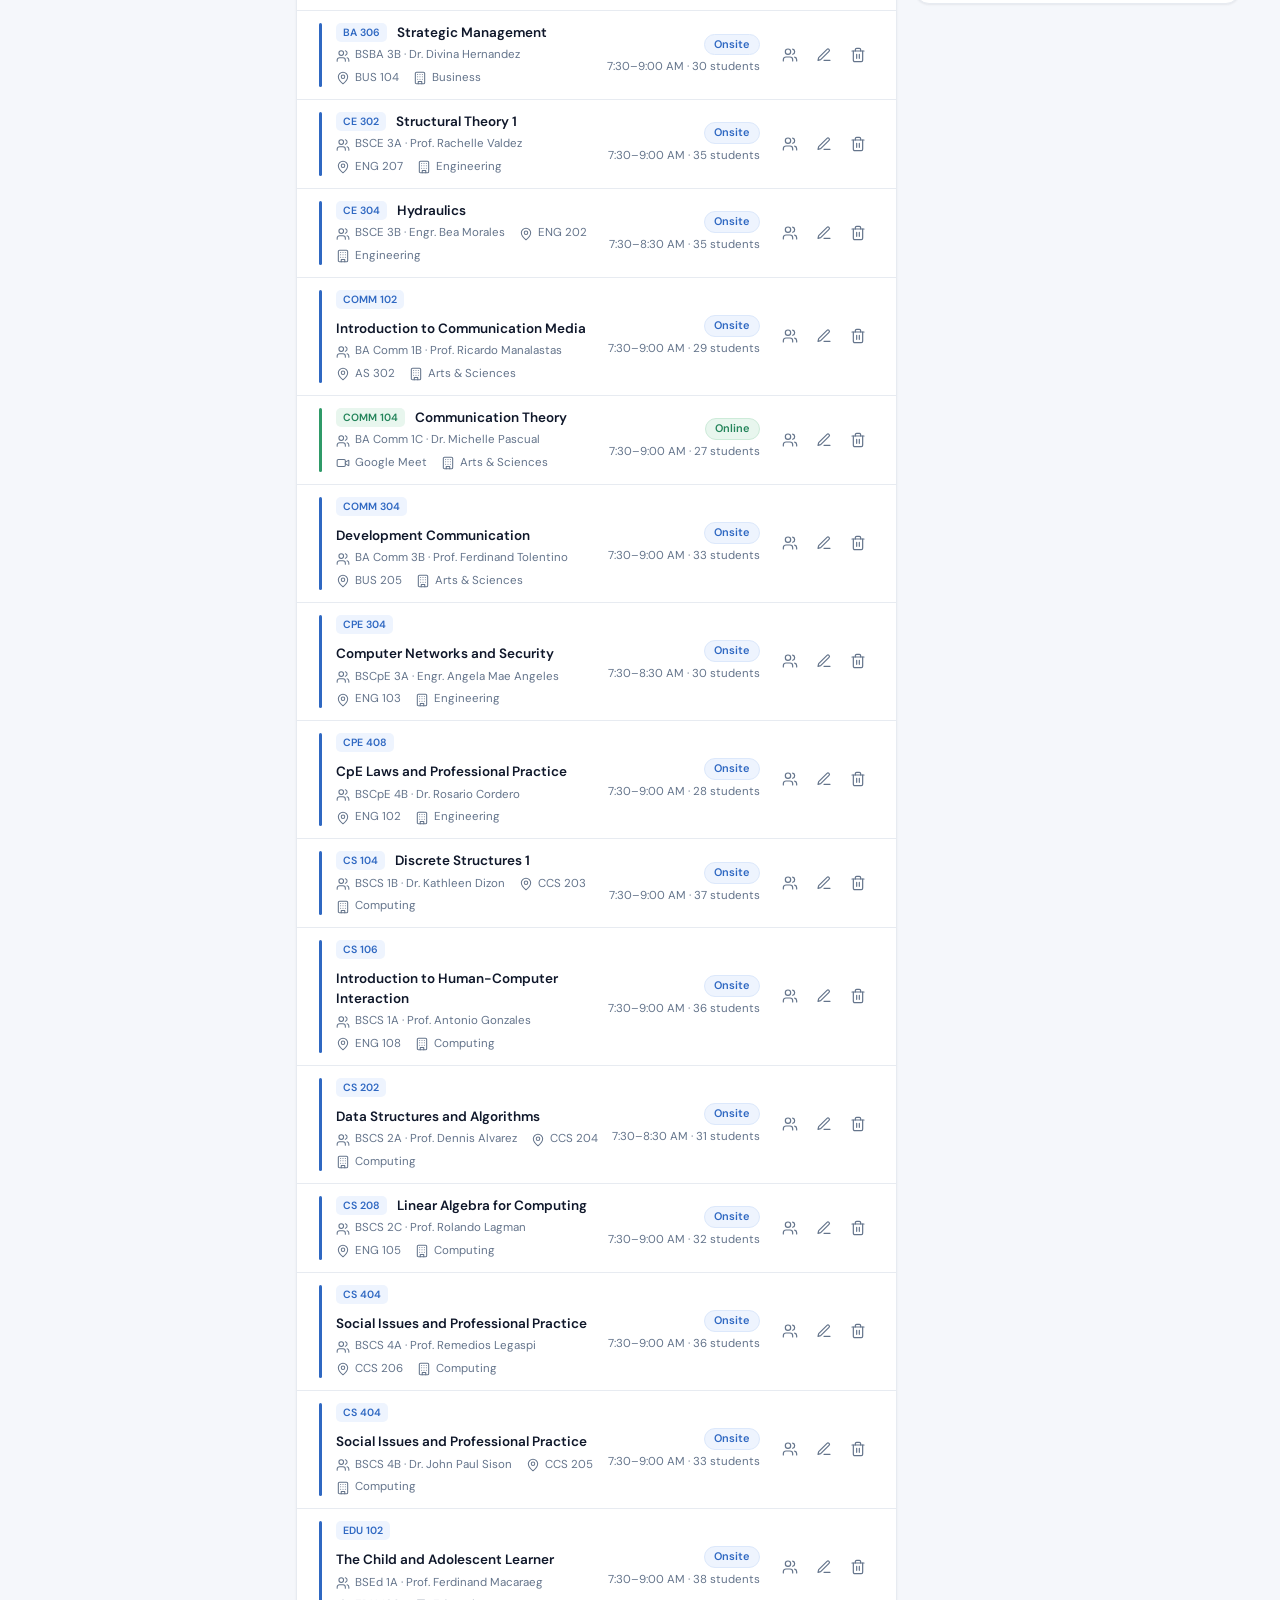
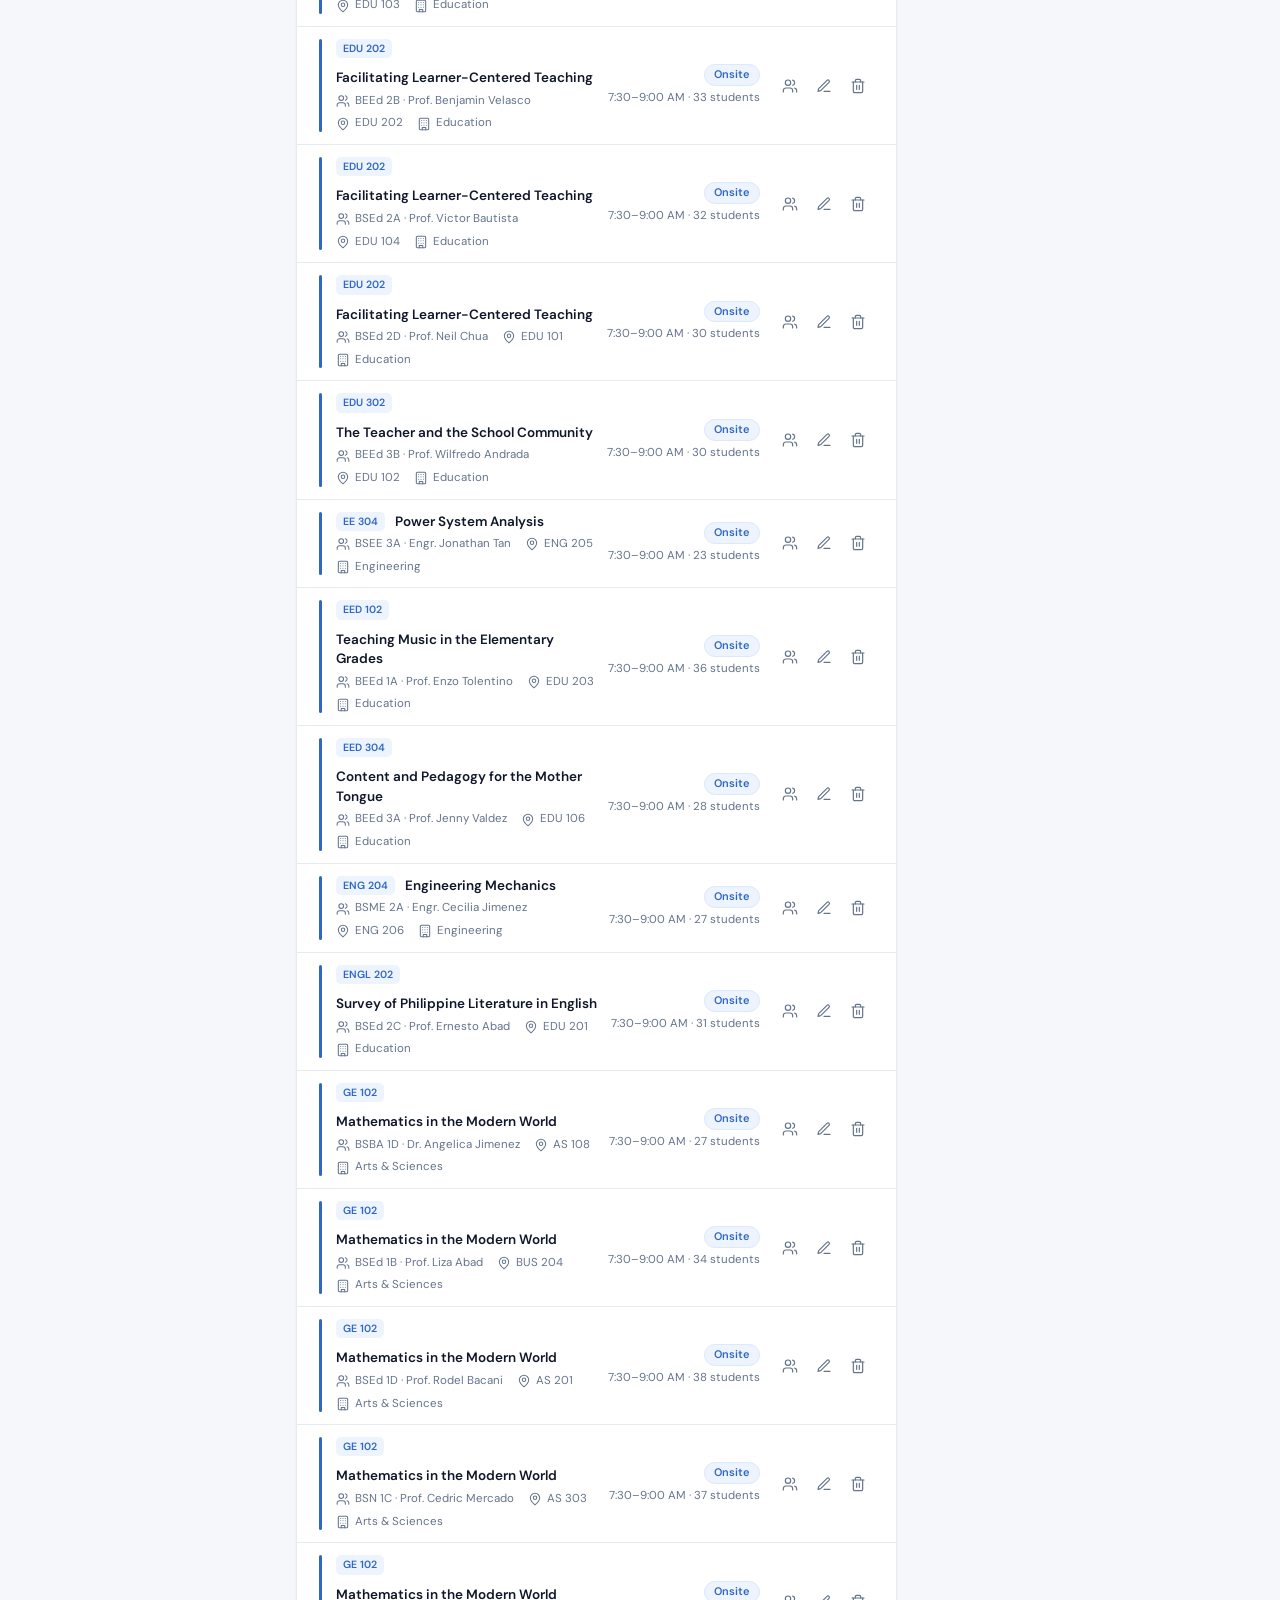
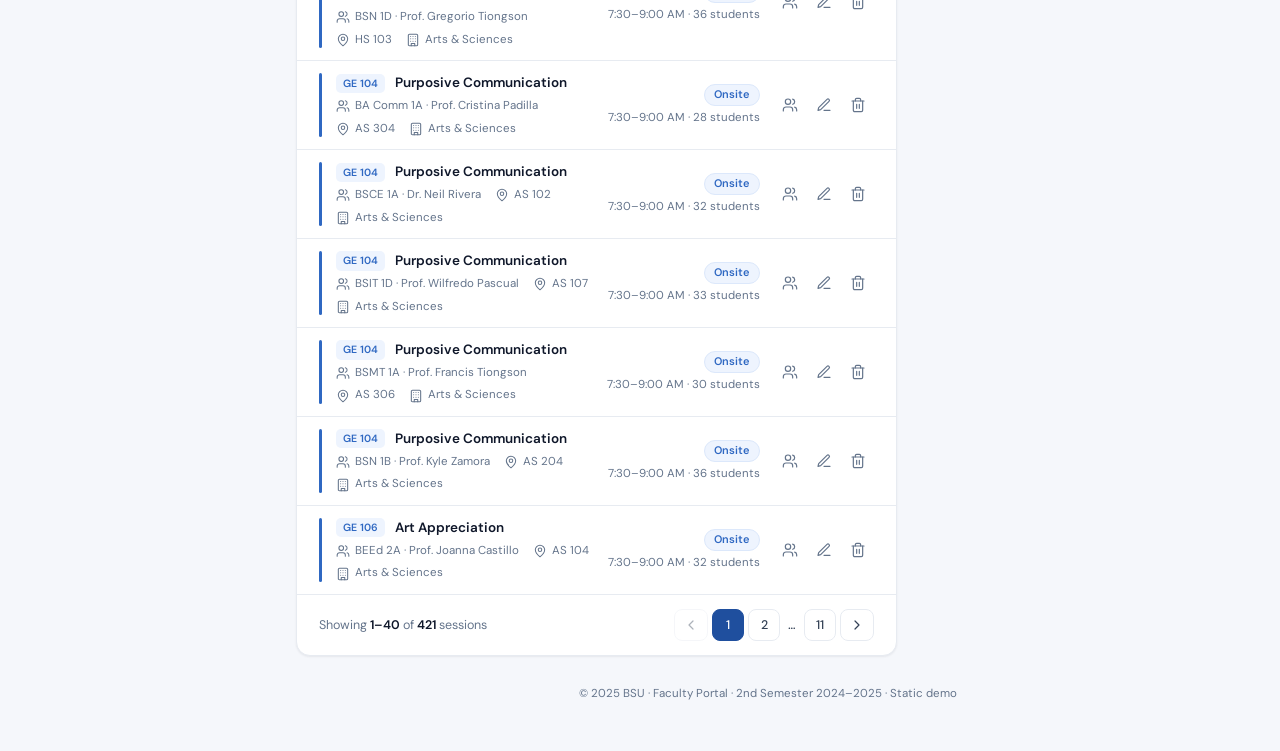
<file: docs/schedule.html>
<!doctype html>
<html lang="en">
<head>
    <meta charset="utf-8">
    <meta name="viewport" content="width=device-width, initial-scale=1">
    <title>BSU Faculty Portal</title>
    <link rel="icon" type="image/png" href="assets/img/logo.png">
    <link rel="preconnect" href="https://fonts.googleapis.com">
    <link rel="preconnect" href="https://fonts.gstatic.com" crossorigin>
    <link href="https://fonts.googleapis.com/css2?family=DM+Sans:opsz,wght@9..40,400;9..40,500;9..40,600;9..40,700&display=swap" rel="stylesheet">
    <link rel="stylesheet" href="assets/css/app.css">
</head>
<body data-page="schedule">
<noscript><p style="padding:24px;font-family:sans-serif">This demo runs entirely in your browser and needs JavaScript turned on.</p></noscript>
<script src="assets/js/data.js"></script>
<script src="assets/js/model.js"></script>
<script src="assets/js/portal.js"></script>
<script src="assets/js/pages.js"></script>
<script src="assets/js/app.js"></script>
</body>
</html>
</file>
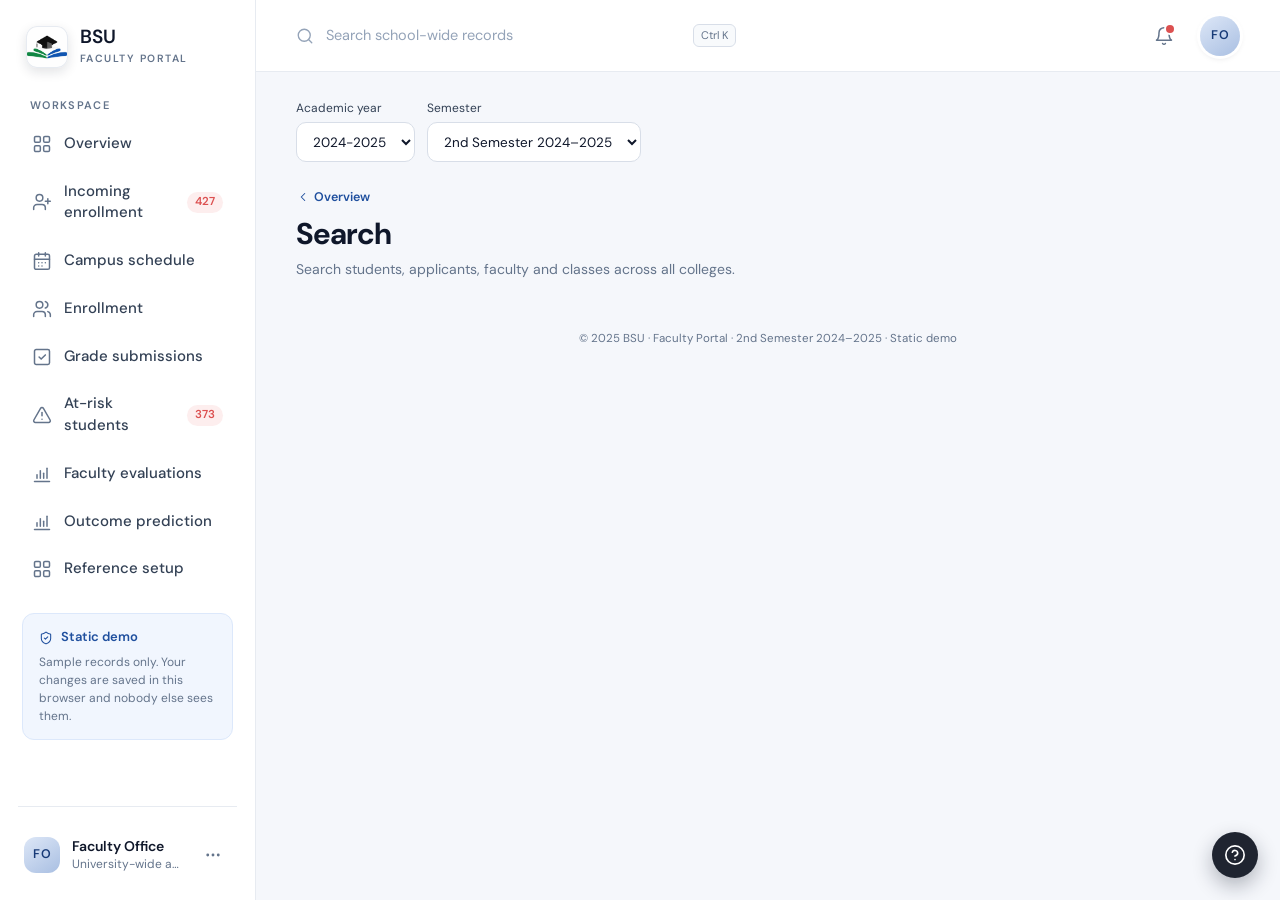
<file: docs/search.html>
<!doctype html>
<html lang="en">
<head>
    <meta charset="utf-8">
    <meta name="viewport" content="width=device-width, initial-scale=1">
    <title>BSU Faculty Portal</title>
    <link rel="icon" type="image/png" href="assets/img/logo.png">
    <link rel="preconnect" href="https://fonts.googleapis.com">
    <link rel="preconnect" href="https://fonts.gstatic.com" crossorigin>
    <link href="https://fonts.googleapis.com/css2?family=DM+Sans:opsz,wght@9..40,400;9..40,500;9..40,600;9..40,700&display=swap" rel="stylesheet">
    <link rel="stylesheet" href="assets/css/app.css">
</head>
<body data-page="search">
<noscript><p style="padding:24px;font-family:sans-serif">This demo runs entirely in your browser and needs JavaScript turned on.</p></noscript>
<script src="assets/js/data.js"></script>
<script src="assets/js/model.js"></script>
<script src="assets/js/portal.js"></script>
<script src="assets/js/pages.js"></script>
<script src="assets/js/app.js"></script>
</body>
</html>
</file>
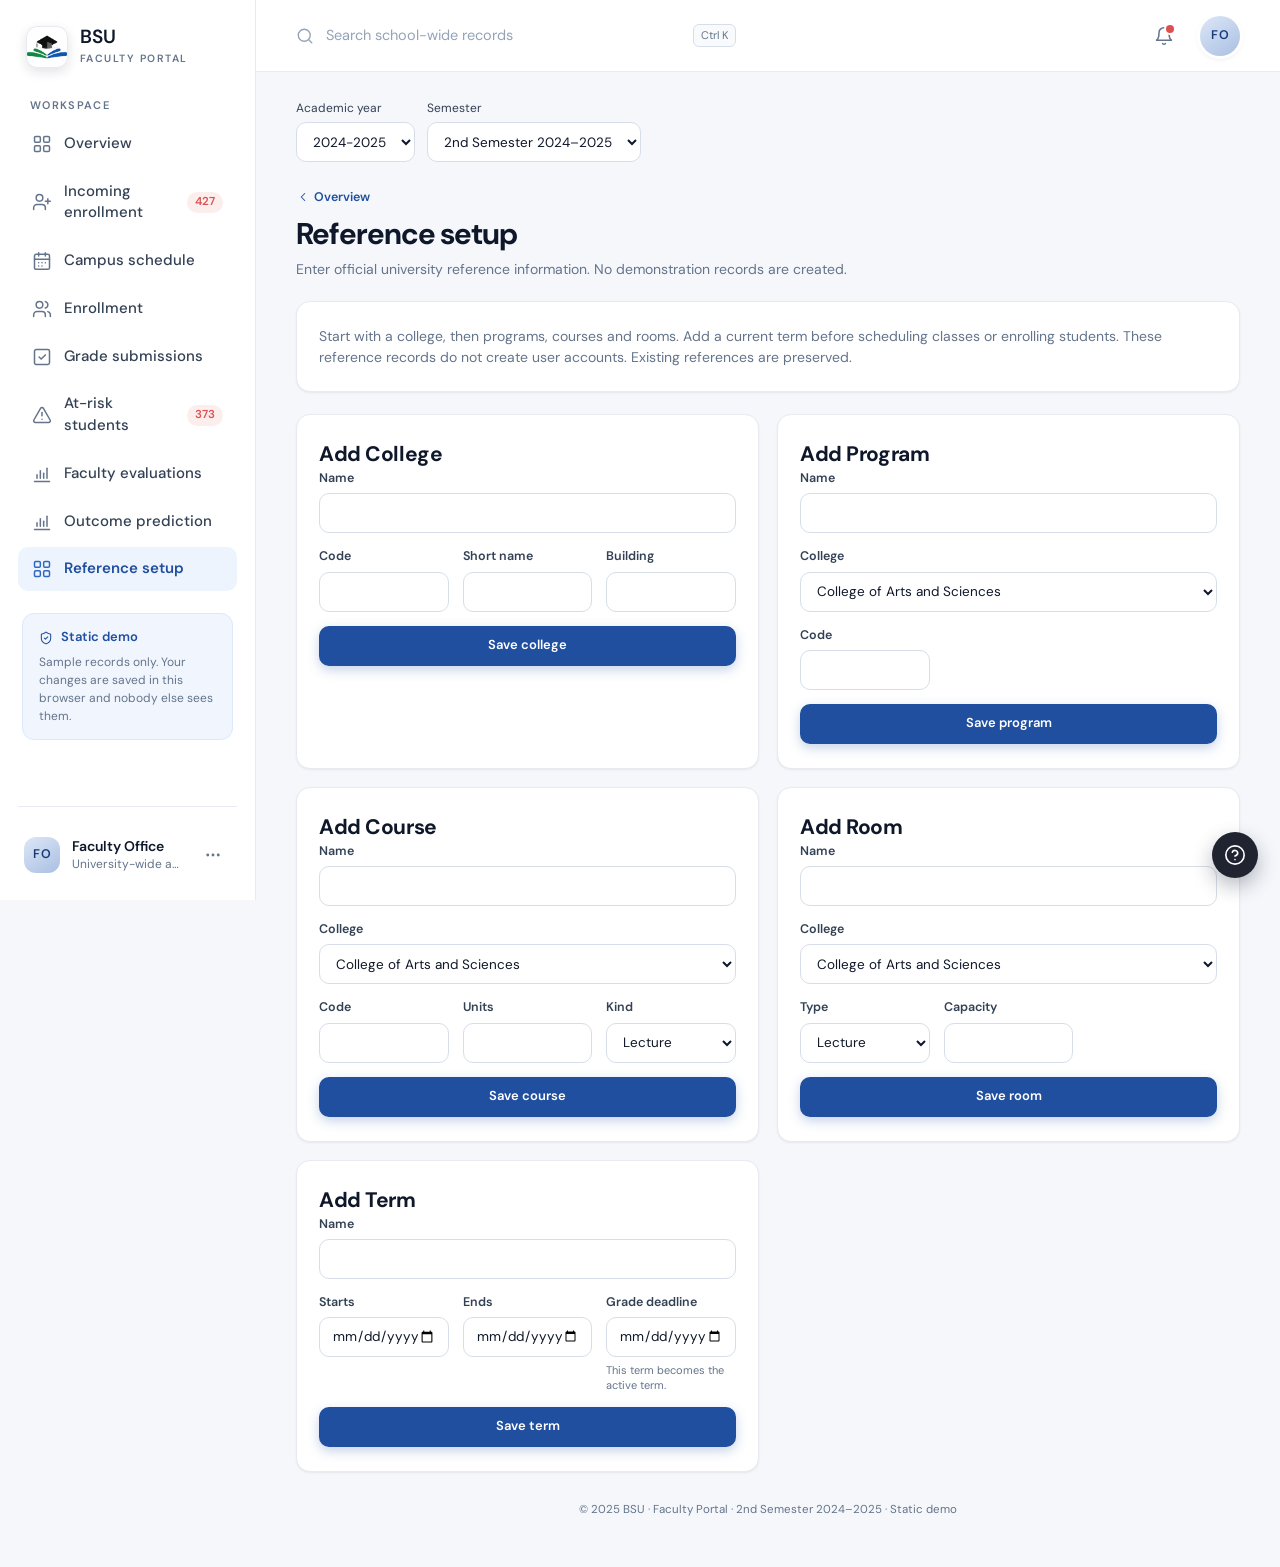
<file: docs/setup.html>
<!doctype html>
<html lang="en">
<head>
    <meta charset="utf-8">
    <meta name="viewport" content="width=device-width, initial-scale=1">
    <title>BSU Faculty Portal</title>
    <link rel="icon" type="image/png" href="assets/img/logo.png">
    <link rel="preconnect" href="https://fonts.googleapis.com">
    <link rel="preconnect" href="https://fonts.gstatic.com" crossorigin>
    <link href="https://fonts.googleapis.com/css2?family=DM+Sans:opsz,wght@9..40,400;9..40,500;9..40,600;9..40,700&display=swap" rel="stylesheet">
    <link rel="stylesheet" href="assets/css/app.css">
</head>
<body data-page="setup">
<noscript><p style="padding:24px;font-family:sans-serif">This demo runs entirely in your browser and needs JavaScript turned on.</p></noscript>
<script src="assets/js/data.js"></script>
<script src="assets/js/model.js"></script>
<script src="assets/js/portal.js"></script>
<script src="assets/js/pages.js"></script>
<script src="assets/js/app.js"></script>
</body>
</html>
</file>
<file: docs/assets/css/app.css>
/* ==========================================================
   BSU Faculty Portal
   ========================================================== */
:root {
    --bg: #f5f7fb;
    --surface: #ffffff;
    --surface-2: #f8fafc;
    --border: #e7ebf1;
    --border-strong: #d8dee8;
    --text: #0f172a;
    --text-2: #334155;
    --muted: #64748b;
    --muted-2: #94a3b8;

    --blue-50: #eef4fe;
    --blue-100: #dce8fb;
    --blue-300: #8fb0e3;
    --blue-500: #3d75c9;
    --blue-600: #2f68c2;
    --blue-700: #1f4f9e;
    --blue-800: #183f80;
    --navy: #173a77;

    --purple-50: #f1edfd;
    --purple-500: #7a5ad8;
    --green-50: #e8f6ee;
    --green-500: #2f9a68;
    --green-600: #23845a;
    --orange-50: #fdf3e2;
    --orange-500: #e3a03c;
    --orange-600: #b7791f;
    --red-50: #fdeeee;
    --red-500: #dc5050;
    --red-600: #c43c3c;
    --slate-200: #e2e8f0;

    --radius: 14px;
    --radius-sm: 10px;
    --shadow: 0 1px 2px rgba(15, 23, 42, .04), 0 1px 3px rgba(15, 23, 42, .03);
    --shadow-lg: 0 12px 32px rgba(15, 23, 42, .12);
    --sidebar-w: 256px;
    --topbar-h: 72px;
}

*, *::before, *::after { box-sizing: border-box; }
html { scroll-behavior: smooth; scroll-padding-top: calc(var(--topbar-h) + 16px); }
body {
    margin: 0;
    font-family: "DM Sans", system-ui, -apple-system, "Segoe UI", sans-serif;
    font-size: 14px;
    line-height: 1.45;
    color: var(--text);
    background: var(--bg);
    -webkit-font-smoothing: antialiased;
}
a { color: inherit; text-decoration: none; }
button { font: inherit; color: inherit; cursor: pointer; }
h1, h2, h3 { margin: 0; letter-spacing: -.02em; }
p { margin: 0; }
ul { list-style: none; margin: 0; padding: 0; }
svg { flex-shrink: 0; }
[hidden] { display: none !important; }

.muted { color: var(--muted); }
.small { font-size: 13px; }
.xsmall { font-size: 11.5px; }
.text-red { color: var(--red-500); }
.text-orange { color: var(--orange-600); }
.text-purple { color: var(--purple-500); }

/* ---------- Brand ---------- */
.brand { display: flex; align-items: center; gap: 12px; }
.brand-mark {
    width: 42px; height: 42px; border-radius: 11px;
    display: grid; place-items: center;
    background: linear-gradient(145deg, #2c62b8, #173a77);
    color: #fff; font-weight: 700; font-size: 20px;
    box-shadow: 0 6px 14px rgba(23, 58, 119, .28), inset 0 1px 0 rgba(255, 255, 255, .2);
}
.brand-name { font-size: 19px; font-weight: 600; letter-spacing: -.01em; line-height: 1.1; }
.brand-sub { font-size: 10.5px; font-weight: 600; letter-spacing: .14em; text-transform: uppercase; color: var(--muted); margin-top: 3px; }
.brand--light .brand-sub { color: rgba(255, 255, 255, .7); }
.brand--light .brand-mark { background: rgba(255, 255, 255, .14); box-shadow: inset 0 0 0 1px rgba(255, 255, 255, .25); }

/* ---------- Layout ---------- */
.app { display: flex; min-height: 100vh; }
.sidebar {
    position: fixed; inset: 0 auto 0 0; z-index: 40;
    width: var(--sidebar-w);
    display: flex; flex-direction: column;
    padding: 26px 18px 16px;
    background: var(--surface);
    border-right: 1px solid var(--border);
    overflow-y: auto;
}
.sidebar-top { display: flex; align-items: center; justify-content: space-between; padding: 0 8px; }
.icon-btn.sidebar-close { display: none; }
.main { flex: 1; min-width: 0; margin-left: var(--sidebar-w); }

/* ---------- Sidebar nav ---------- */
.nav-label {
    margin: 30px 12px 8px;
    font-size: 11px; font-weight: 600; letter-spacing: .12em; text-transform: uppercase;
    color: var(--muted);
}
.nav { display: flex; flex-direction: column; gap: 4px; }
.nav-item {
    display: flex; align-items: center; gap: 12px;
    padding: 11px 14px;
    border-radius: 10px;
    color: var(--text-2);
    font-size: 15px; font-weight: 500;
    transition: background .15s, color .15s;
}
.nav-item svg { color: var(--muted); }
.nav-item span:first-of-type { flex: 1; }
.nav-item:hover { background: var(--surface-2); color: var(--text); }
.nav-item.is-active { background: var(--blue-50); color: var(--blue-700); font-weight: 600; }
.nav-item.is-active svg { color: var(--blue-600); }
.nav-item:focus-visible { outline: 2px solid var(--blue-600); outline-offset: 1px; }

.badge {
    min-width: 30px; padding: 2px 8px; border-radius: 999px;
    font-size: 11.5px; font-weight: 600; text-align: center;
}
.badge--red { background: var(--red-50); color: var(--red-500); }

.access-card {
    margin: 22px 4px 0;
    padding: 14px 16px;
    border-radius: 12px;
    background: #f1f6fe;
    border: 1px solid var(--blue-100);
}
.access-title { display: flex; align-items: center; gap: 8px; font-weight: 600; font-size: 13px; color: var(--blue-700); }
.access-card p { margin-top: 6px; font-size: 12px; color: var(--muted); line-height: 1.5; }

.sidebar-user {
    margin-top: auto;
    padding: 18px 6px 0;
    min-height: 78px;
    border-top: 1px solid var(--border);
    display: flex; align-items: center; gap: 12px;
}
.sidebar-user-text { flex: 1; min-width: 0; display: flex; flex-direction: column; }
.sidebar-user-text strong { font-size: 14px; font-weight: 600; }
.sidebar-user-text span { font-size: 12px; color: var(--muted); white-space: nowrap; overflow: hidden; text-overflow: ellipsis; }

/* ---------- Avatars ---------- */
.avatar {
    width: 36px; height: 36px; flex-shrink: 0;
    display: inline-grid; place-items: center;
    border-radius: 10px;
    font-size: 12.5px; font-weight: 600; letter-spacing: .02em;
    background: #eef1f5; color: var(--text-2);
}
.avatar--lg { width: 44px; height: 44px; border-radius: 12px; font-size: 13.5px; }
.avatar--gradient { background: linear-gradient(145deg, #dde7f7, #a9bfe2); color: var(--navy); border-radius: 12px; }
.avatar--btn { width: 40px; height: 40px; border-radius: 999px; border: 0; box-shadow: 0 0 0 3px #fff, 0 2px 6px rgba(15, 23, 42, .12); }
.avatar--purple { background: var(--purple-50); color: var(--purple-500); }
.avatar--blue { background: var(--blue-50); color: var(--blue-600); }
.avatar--orange { background: var(--orange-50); color: var(--orange-600); }
.avatar--green { background: var(--green-50); color: var(--green-600); }
.avatar--slate { background: #f1f4f8; color: var(--text-2); }
.avatar--glass { background: rgba(255, 255, 255, .88); color: var(--navy); }

/* ---------- Topbar ---------- */
.topbar {
    position: sticky; top: 0; z-index: 30;
    height: var(--topbar-h);
    display: flex; align-items: center; gap: 16px;
    padding: 0 40px;
    background: rgba(255, 255, 255, .92);
    backdrop-filter: blur(10px);
    border-bottom: 1px solid var(--border);
}
.icon-btn.menu-btn { display: none; }
.search {
    flex: 1; max-width: 440px;
    display: flex; align-items: center; gap: 10px;
    color: var(--muted-2);
}
.search input {
    flex: 1; min-width: 0; border: 0; outline: 0; background: transparent;
    font: inherit; font-size: 14.5px; color: var(--text);
}
.search input::placeholder { color: var(--muted-2); }
.search kbd {
    font-family: inherit; font-size: 11px; color: var(--muted);
    padding: 3px 7px; border-radius: 6px;
    border: 1px solid var(--border-strong); background: var(--surface-2);
}
.topbar-actions { margin-left: auto; display: flex; align-items: center; gap: 18px; }
.icon-btn {
    width: 36px; height: 36px; border-radius: 10px;
    display: inline-grid; place-items: center;
    border: 0; background: transparent; color: var(--muted);
}
.icon-btn:hover { background: var(--surface-2); color: var(--text); }
.bell { position: relative; }
.bell .dot {
    position: absolute; top: 7px; right: 8px;
    width: 8px; height: 8px; border-radius: 50%;
    background: var(--red-500); box-shadow: 0 0 0 2px #fff;
}

.menu-wrap { position: relative; }
.menu {
    position: absolute; right: 0; top: calc(100% + 10px);
    width: 240px; padding: 6px;
    background: var(--surface); border: 1px solid var(--border);
    border-radius: 12px; box-shadow: var(--shadow-lg);
}
.menu-head { padding: 10px 12px 12px; border-bottom: 1px solid var(--border); margin-bottom: 6px; display: flex; flex-direction: column; }
.menu-head span { font-size: 12px; color: var(--muted); overflow: hidden; text-overflow: ellipsis; }
.menu-item {
    width: 100%; display: flex; align-items: center; gap: 10px;
    padding: 9px 12px; border: 0; border-radius: 8px; background: none;
    font-size: 13.5px; text-align: left; color: var(--text-2);
}
.menu-item:hover { background: var(--surface-2); }
.menu-item--danger { color: var(--red-600); }
.menu-item--danger:hover { background: var(--red-50); }

/* ---------- Content ---------- */
.content {
    max-width: 1280px;
    padding: 28px 40px 48px;
    display: flex; flex-direction: column; gap: 22px;
}
.page-head { display: flex; align-items: flex-end; justify-content: space-between; gap: 24px; flex-wrap: wrap; padding-top: 4px; }
.eyebrow { font-size: 11px; font-weight: 700; letter-spacing: .14em; text-transform: uppercase; color: var(--muted); margin-bottom: 14px; }
.eyebrow--blue { color: var(--blue-600); margin-bottom: 6px; }
.eyebrow--light { color: rgba(255, 255, 255, .7); margin-bottom: 10px; }
.page-head h1 { font-size: 34px; font-weight: 700; letter-spacing: -.035em; line-height: 1.15; }
.page-head p { margin-top: 10px; font-size: 14px; }

.filters { display: flex; gap: 12px; flex-wrap: wrap; }
.select { position: relative; display: flex; align-items: center; }
.select select {
    appearance: none; -webkit-appearance: none;
    min-width: 200px; height: 40px;
    padding: 0 40px 0 14px;
    font: inherit; font-size: 13.5px; font-weight: 500; color: var(--text);
    background: var(--surface); border: 1px solid var(--border-strong); border-radius: 10px;
    cursor: pointer;
}
.select select:focus { outline: 2px solid var(--blue-100); border-color: var(--blue-500); }
.select svg { position: absolute; right: 14px; pointer-events: none; color: var(--muted); }

.grid { display: grid; gap: 18px; }
.grid-4 { grid-template-columns: repeat(4, minmax(0, 1fr)); }
.grid-3 { grid-template-columns: repeat(3, minmax(0, 1fr)); }
.grid-2 { grid-template-columns: repeat(2, minmax(0, 1fr)); }
.grid-2-1 { grid-template-columns: minmax(0, 1.85fr) minmax(0, 1fr); }

.card {
    background: var(--surface);
    border: 1px solid var(--border);
    border-radius: var(--radius);
    box-shadow: var(--shadow);
}

/* ---------- Stat cards ---------- */
.stat { display: flex; align-items: flex-start; gap: 16px; padding: 22px 18px; transition: transform .15s, box-shadow .15s; }
.stat:hover { transform: translateY(-2px); box-shadow: 0 6px 18px rgba(15, 23, 42, .06); }
.stat-icon { width: 42px; height: 42px; border-radius: 11px; display: grid; place-items: center; }
.stat-label { font-size: 12.5px; color: var(--text-2); }
.stat-value { font-size: 25px; font-weight: 700; letter-spacing: -.02em; margin: 2px 0 2px; }
.stat-note { font-size: 11px; color: var(--muted); }
.tone-blue { background: var(--blue-50); color: var(--blue-600); }
.tone-purple { background: var(--purple-50); color: var(--purple-500); }
.tone-orange { background: var(--orange-50); color: var(--orange-500); }
.tone-red { background: var(--red-50); color: var(--red-500); }

/* ---------- Panels ---------- */
.panel { padding: 24px 22px; }
.panel--flush, .panel--list { padding: 0; overflow: hidden; }
.panel-pad { padding: 22px 22px 0; }
.panel-pad--bottom { padding: 14px 22px 20px; }
.panel-head { display: flex; align-items: flex-start; justify-content: space-between; gap: 16px; margin-bottom: 20px; }
.panel-head h2 { font-size: 18px; font-weight: 600; }
.panel-head p { margin-top: 4px; }
.panel--flush .panel-head { margin-bottom: 18px; }
.panel--list .panel-head { margin-bottom: 10px; }

.live { display: inline-flex; align-items: center; gap: 8px; font-size: 11.5px; color: var(--muted); white-space: nowrap; }
.live-dot { width: 8px; height: 8px; border-radius: 50%; background: var(--green-500); box-shadow: 0 0 0 3px var(--green-50); }

.link-strong { display: inline-flex; align-items: center; gap: 4px; font-size: 13px; font-weight: 600; color: var(--blue-700); white-space: nowrap; }
.link-strong:hover { color: var(--blue-500); }

.pill { display: inline-flex; align-items: center; gap: 3px; padding: 4px 9px; border-radius: 999px; font-size: 11.5px; font-weight: 600; }
.pill--green { background: var(--green-50); color: var(--green-600); }
.pill--grey { background: #f1f4f8; color: var(--muted); font-weight: 500; }

.tag { display: inline-flex; align-items: center; gap: 4px; padding: 4px 10px; border-radius: 999px; font-size: 11.5px; font-weight: 600; white-space: nowrap; border: 1px solid transparent; }
.tag--sm { padding: 2px 9px; font-size: 11px; }
.tag--green { background: var(--green-50); color: var(--green-600); border-color: #cdebd9; }
.tag--blue { background: var(--blue-50); color: var(--blue-600); border-color: var(--blue-100); }
.tag--orange { background: var(--orange-50); color: var(--orange-600); border-color: #f6e0b8; }
.tag--purple { background: var(--purple-50); color: var(--purple-500); border-color: #e1d8fa; }
.tag--red { background: var(--red-50); color: var(--red-500); border-color: #f7d4d4; }

/* ---------- KPIs ---------- */
.kpi {
    padding: 20px 16px 18px;
    border: 1px solid var(--border);
    border-radius: 12px;
    background: linear-gradient(180deg, #fff, #fbfcfe);
    display: flex; flex-direction: column;
}
.kpi-head { display: flex; align-items: center; justify-content: space-between; }
.kpi-title { font-size: 12.5px; font-weight: 600; color: var(--text-2); }
.kpi-value { font-size: 26px; font-weight: 700; letter-spacing: -.02em; margin: 4px 0 18px; }

.bars { display: flex; flex-direction: column; gap: 10px; }
.bars li { display: grid; grid-template-columns: 90px 1fr 42px; align-items: center; gap: 10px; font-size: 11.5px; }
.bars-label { color: var(--text-2); white-space: nowrap; overflow: hidden; text-overflow: ellipsis; }
.bars-track { height: 7px; border-radius: 99px; background: #edf1f6; overflow: hidden; }
.bars-fill { display: block; height: 100%; width: var(--w); border-radius: 99px; background: linear-gradient(90deg, #4a82d4, var(--blue-600)); animation: grow .9s ease-out both; }
.bars-num { text-align: right; font-weight: 500; color: var(--text-2); }

.donut-wrap { display: flex; align-items: center; gap: 16px; }
.donut { position: relative; width: 132px; height: 132px; flex-shrink: 0; }
.donut svg { width: 100%; height: 100%; transform: rotate(0deg); }
.donut circle { transition: stroke-dasharray .6s; }
.donut-center { position: absolute; inset: 0; display: flex; flex-direction: column; align-items: center; justify-content: center; }
.donut-center strong { font-size: 24px; font-weight: 700; letter-spacing: -.02em; line-height: 1; }
.donut-center span { font-size: 10.5px; color: var(--muted); margin-top: 3px; }
.legend { flex: 1; display: flex; flex-direction: column; gap: 10px; font-size: 11.5px; color: var(--text-2); }
.legend li { display: flex; align-items: center; gap: 8px; }
.legend strong { margin-left: auto; font-weight: 600; }
.swatch { width: 8px; height: 8px; border-radius: 2px; }
.kpi-note { margin-top: 16px; padding: 9px 12px; border-radius: 8px; display: flex; align-items: center; gap: 7px; font-size: 11.5px; font-weight: 500; }
.tone-orange-soft { background: var(--orange-50); color: var(--orange-600); }

.line-chart { position: relative; height: 140px; }
.line-chart svg { width: 100%; height: 100%; display: block; overflow: visible; }
.grid-line { stroke: #eef1f5; stroke-width: 1; vector-effect: non-scaling-stroke; }
.line-dot {
    position: absolute; width: 9px; height: 9px; margin: -4.5px 0 0 -4.5px;
    border-radius: 50%; background: #fff; border: 2px solid var(--red-500);
}
.line-labels { display: flex; justify-content: space-between; margin-top: 10px; padding: 0 2px; font-size: 10.5px; color: var(--muted-2); }

/* ---------- Incoming enrollment ---------- */
.metric-row { display: grid; grid-template-columns: repeat(4, minmax(0, 1fr)); border-top: 1px solid var(--border); border-bottom: 1px solid var(--border); }
.metric { padding: 18px 22px; }
.metric + .metric { border-left: 1px solid var(--border); }
.metric-label { font-size: 11.5px; color: var(--text-2); }
.metric-value { font-size: 24px; font-weight: 700; letter-spacing: -.02em; margin: 6px 0 2px; }
.metric-note { font-size: 10.5px; color: var(--muted); display: flex; align-items: center; gap: 3px; }
.metric-note.up { color: var(--muted); }
.metric-note.up svg { color: var(--green-500); }

.split { display: grid; grid-template-columns: minmax(0, 1fr) minmax(0, 1.65fr); }
.split-col { padding: 22px; }
.split-col + .split-col { border-left: 1px solid var(--border); }
.sub-head { display: flex; justify-content: space-between; align-items: flex-start; gap: 12px; margin-bottom: 16px; }
.sub-head h3 { font-size: 14px; font-weight: 600; }
.sub-head p { margin-top: 2px; }
.conv { font-size: 11px; font-weight: 600; color: var(--green-600); white-space: nowrap; }

.funnel { display: flex; flex-direction: column; align-items: center; gap: 8px; }
.funnel-step {
    width: var(--w); min-width: 150px;
    display: flex; align-items: center; justify-content: space-between;
    padding: 8px 14px; border-radius: 6px;
    color: #fff; font-size: 11px; font-weight: 500;
    animation: grow .8s ease-out both;
}
.funnel-step strong { font-weight: 600; }
.funnel-p1 { background: var(--blue-700); }
.funnel-p2 { background: #3e72c4; }
.funnel-p3 { background: #6e9ad6; }
.funnel-p4 { background: #3a9468; }

.notice {
    margin-top: 22px; padding: 12px 14px;
    display: flex; align-items: center; gap: 10px;
    border-radius: 10px; background: var(--orange-50); border: 1px solid #f6e3c0;
    font-size: 11.5px; color: #8a5a12;
}
.notice svg { color: var(--orange-500); }
.notice strong { font-weight: 700; }
.notice-link { margin-left: auto; font-weight: 600; text-decoration: underline; color: #8a5a12; }

.chips { display: flex; flex-wrap: wrap; gap: 8px; margin-bottom: 12px; }
.chip {
    padding: 5px 12px; border-radius: 999px;
    font-size: 11px; font-weight: 500;
    background: var(--surface); color: var(--text-2);
    border: 1px solid var(--border-strong);
    transition: all .15s;
}
.chip:hover { border-color: var(--blue-300); }
.chip.is-active { background: var(--blue-50); border-color: var(--blue-300); color: var(--blue-700); }

/* ---------- Lists ---------- */
.list { display: flex; flex-direction: column; }
.list-row {
    display: flex; align-items: center; gap: 14px;
    padding: 14px 10px;
    border-top: 1px solid var(--border);
    border-radius: 0;
    cursor: pointer;
    transition: background .15s;
}
.list-row:hover { background: var(--surface-2); }
.list-row .chev, .eval-row .chev { color: var(--muted-2); }
.list-main { flex: 1; min-width: 0; display: flex; flex-direction: column; gap: 2px; }
.list-main strong { font-size: 13.5px; font-weight: 600; }
.list-main span { font-size: 11px; color: var(--muted); white-space: nowrap; overflow: hidden; text-overflow: ellipsis; }
.list-time { font-size: 11px; color: var(--muted); white-space: nowrap; min-width: 108px; }
.list-right { display: flex; flex-direction: column; align-items: flex-end; gap: 2px; text-align: right; }
.list-right strong { font-size: 13px; font-weight: 600; }
.list-right span { font-size: 10.5px; color: var(--muted); }
.list--padded .list-row { padding: 14px 22px; }
.list-empty { padding: 24px 10px; text-align: center; color: var(--muted); font-size: 12.5px; border-top: 1px solid var(--border); }

/* ---------- Schedule ---------- */
.sched-row {
    display: flex; align-items: center; gap: 18px;
    padding: 18px 8px;
    border-top: 1px solid var(--border);
    cursor: pointer;
    transition: background .15s;
}
.sched-row:hover { background: var(--surface-2); }
.sched-row .chev { color: var(--muted-2); margin-left: auto; }
.sched-time { width: 70px; display: flex; flex-direction: column; }
.sched-time strong { font-size: 15px; font-weight: 600; }
.sched-time span { font-size: 11px; color: var(--muted); }
.sched-bar { width: 3px; align-self: stretch; border-radius: 3px; }
.tone-bar-blue { background: var(--blue-600); }
.tone-bar-purple { background: var(--purple-500); }
.tone-bar-green { background: var(--green-500); }
.sched-main { flex: 1; min-width: 0; }
.sched-title { display: flex; align-items: center; gap: 10px; flex-wrap: wrap; }
.sched-title strong { font-size: 14.5px; font-weight: 600; }
.code { padding: 2px 7px; border-radius: 5px; font-size: 10.5px; font-weight: 600; }
.code--blue { background: var(--blue-50); color: var(--blue-600); }
.code--purple { background: var(--purple-50); color: var(--purple-500); }
.code--green { background: var(--green-50); color: var(--green-600); }
.sched-meta { margin-top: 8px; display: flex; align-items: center; flex-wrap: wrap; gap: 6px 14px; font-size: 11.5px; color: var(--muted); }
.sched-meta > span { display: inline-flex; align-items: center; gap: 5px; }

#schedule, #grades { display: flex; flex-direction: column; }
#grades .btn { margin-top: auto; }
.panel-foot {
    margin: auto -22px -24px; padding: 14px 22px;
    display: flex; justify-content: space-between; align-items: center; gap: 12px; flex-wrap: wrap;
    background: var(--surface-2); border-top: 1px solid var(--border);
    font-size: 11.5px; color: var(--muted);
}
.panel-foot span { display: inline-flex; align-items: center; gap: 8px; }
.panel-foot strong { color: var(--text); font-weight: 600; }
.panel-foot .ok { color: var(--green-600); font-weight: 500; }

/* ---------- Grade progress ---------- */
.progress-list { display: flex; flex-direction: column; gap: 4px; margin-bottom: 18px; }
.progress-list li { padding: 12px 0; border-top: 1px solid var(--border); }
.progress-head { display: flex; justify-content: space-between; align-items: center; gap: 8px; margin-bottom: 10px; }
.progress-head strong { font-size: 13.5px; font-weight: 600; margin-right: 4px; }
.progress { height: 6px; border-radius: 99px; background: #edf1f6; overflow: hidden; }
.progress span { display: block; height: 100%; width: var(--w); border-radius: 99px; background: var(--blue-600); animation: grow .9s ease-out both; }
.progress-foot { display: flex; justify-content: space-between; margin-top: 6px; font-size: 10.5px; color: var(--muted); }

/* ---------- Buttons ---------- */
.btn {
    display: inline-flex; align-items: center; justify-content: center; gap: 8px;
    height: 44px; padding: 0 20px;
    border-radius: 10px; border: 1px solid transparent;
    font-size: 13.5px; font-weight: 600;
    transition: background .15s, transform .1s, box-shadow .15s;
}
.btn:active { transform: translateY(1px); }
.btn--block { width: 100%; }
.btn--primary { background: var(--blue-700); color: #fff; box-shadow: 0 4px 12px rgba(31, 79, 158, .25); }
.btn--primary:hover { background: var(--blue-800); }
.btn--ghost { background: #fff; border-color: var(--border-strong); color: var(--text-2); }
.btn--ghost:hover { background: var(--surface-2); }
.btn--white { background: #fff; color: var(--navy); height: 42px; }
.btn--white:hover { background: #eef3fb; }

/* ---------- Evaluation banner ---------- */
.eval {
    display: grid; grid-template-columns: minmax(0, 1fr) minmax(0, 1fr);
    border-radius: var(--radius);
    overflow: hidden;
    background: linear-gradient(120deg, #173a77 0%, #1e4c94 55%, #2a5ca8 100%);
    color: #fff;
    box-shadow: 0 10px 30px rgba(23, 58, 119, .22);
}
.eval-left { padding: 34px 30px; }
.eval-left h2 { font-size: 24px; font-weight: 700; letter-spacing: -.025em; }
.eval-left p { margin: 14px 0 24px; font-size: 13.5px; line-height: 1.6; color: rgba(255, 255, 255, .8); max-width: 420px; }
.eval-stats { display: flex; gap: 36px; margin-top: 34px; }
.eval-stats strong { display: block; font-size: 26px; font-weight: 700; letter-spacing: -.02em; }
.eval-stats span { font-size: 11.5px; color: rgba(255, 255, 255, .7); }
.eval-right { padding: 22px 22px; background: rgba(255, 255, 255, .06); border-left: 1px solid rgba(255, 255, 255, .1); }
.eval-cols { display: flex; justify-content: space-between; padding: 0 30px 12px 0; font-size: 10.5px; font-weight: 600; letter-spacing: .12em; text-transform: uppercase; color: rgba(255, 255, 255, .7); }
.eval-row { display: flex; align-items: center; gap: 14px; padding: 14px 0; border-top: 1px solid rgba(255, 255, 255, .12); cursor: pointer; }
.eval-row .list-main span { color: rgba(255, 255, 255, .65); }
.eval-row .chev { color: rgba(255, 255, 255, .6); }
.eval-rating { display: flex; flex-direction: column; align-items: flex-end; }
.eval-rating strong { font-size: 20px; font-weight: 700; line-height: 1.1; }
.stars {
    font-size: 10px; letter-spacing: 1px;
    background: linear-gradient(90deg, #f5c04a var(--r), rgba(255, 255, 255, .3) var(--r));
    -webkit-background-clip: text; background-clip: text; color: transparent;
}

.foot { text-align: center; padding-top: 8px; }

/* ---------- Floating help ---------- */
.help-fab {
    position: fixed; right: 22px; bottom: 22px; z-index: 50;
    width: 46px; height: 46px; border-radius: 50%;
    display: grid; place-items: center;
    background: #1f2430; color: #fff; border: 0;
    box-shadow: 0 8px 20px rgba(15, 23, 42, .3);
}
.help-fab:hover { background: #000; }

.scrim { display: none; }

/* search highlight */
.is-dim { opacity: .3; }
.is-hit { background: #fffbe6 !important; }

@keyframes grow { from { width: 0; min-width: 0; } }

/* ==========================================================
   Login
   ========================================================== */
.auth-body { background: var(--surface); }
.auth { min-height: 100vh; display: grid; grid-template-columns: minmax(0, 1.05fr) minmax(0, 1fr); }
.auth-hero {
    position: relative; overflow: hidden;
    display: flex; flex-direction: column; justify-content: space-between;
    padding: 44px 56px;
    background:
        radial-gradient(circle at 85% 10%, rgba(255, 255, 255, .12), transparent 40%),
        radial-gradient(circle at 10% 90%, rgba(99, 150, 230, .35), transparent 45%),
        linear-gradient(140deg, #133269 0%, #1d4a92 60%, #2b5fae 100%);
    color: #fff;
}
.auth-hero::after {
    content: ""; position: absolute; right: -120px; bottom: -120px;
    width: 420px; height: 420px; border-radius: 50%;
    border: 1px solid rgba(255, 255, 255, .12);
    box-shadow: 0 0 0 60px rgba(255, 255, 255, .03), 0 0 0 120px rgba(255, 255, 255, .02);
}
.auth-hero .brand-name { color: #fff; }
.auth-hero-copy { max-width: 470px; position: relative; z-index: 1; }
.auth-hero-copy h1 { font-size: 38px; line-height: 1.15; font-weight: 700; letter-spacing: -.035em; }
.auth-hero-copy p { margin-top: 16px; font-size: 15px; line-height: 1.6; color: rgba(255, 255, 255, .78); }
.auth-points { margin-top: 30px; display: flex; flex-direction: column; gap: 14px; }
.auth-points li { display: flex; align-items: center; gap: 12px; font-size: 14px; color: rgba(255, 255, 255, .9); }
.auth-points li span { width: 34px; height: 34px; border-radius: 10px; display: grid; place-items: center; background: rgba(255, 255, 255, .12); }
.auth-hero-stats { display: flex; gap: 40px; position: relative; z-index: 1; }
.auth-hero-stats strong { display: block; font-size: 26px; font-weight: 700; }
.auth-hero-stats span { font-size: 12px; color: rgba(255, 255, 255, .7); }

.auth-panel { display: grid; place-items: center; padding: 40px 24px; background: var(--bg); }
.auth-card {
    width: 100%; max-width: 420px;
    padding: 40px 36px;
    background: var(--surface);
    border: 1px solid var(--border);
    border-radius: 18px;
    box-shadow: 0 20px 50px rgba(15, 23, 42, .07);
}
.auth-mobile-brand { display: none; margin-bottom: 28px; }
.auth-card h2 { font-size: 26px; font-weight: 700; letter-spacing: -.03em; }
.auth-card > .muted { margin-top: 6px; }
.auth-form { margin-top: 26px; display: flex; flex-direction: column; gap: 18px; }

.field { display: flex; flex-direction: column; gap: 7px; }
.field-label { font-size: 13px; font-weight: 600; color: var(--text-2); }
.field-control {
    display: flex; align-items: center; gap: 10px;
    height: 46px; padding: 0 14px;
    border: 1px solid var(--border-strong); border-radius: 10px;
    background: var(--surface);
    color: var(--muted-2);
    transition: border-color .15s, box-shadow .15s;
}
.field-control:focus-within { border-color: var(--blue-500); box-shadow: 0 0 0 4px var(--blue-50); color: var(--blue-600); }
.field-control input { flex: 1; min-width: 0; height: 100%; border: 0; outline: 0; background: transparent; font: inherit; font-size: 14px; color: var(--text); }
.field-control input::placeholder { color: var(--muted-2); }
.field-toggle { border: 0; background: none; padding: 4px; color: var(--muted-2); display: grid; place-items: center; border-radius: 6px; }
.field-toggle:hover { color: var(--text); }

.auth-row { display: flex; justify-content: space-between; align-items: center; gap: 12px; font-size: 13px; }
.check { display: inline-flex; align-items: center; gap: 8px; color: var(--text-2); cursor: pointer; }
.check input { width: 16px; height: 16px; accent-color: var(--blue-700); }
.link { color: var(--blue-700); font-weight: 600; }
.link:hover { text-decoration: underline; }

.alert { margin-top: 20px; padding: 11px 14px; border-radius: 10px; display: flex; gap: 10px; align-items: flex-start; font-size: 13px; }
.alert--error { background: var(--red-50); color: var(--red-600); border: 1px solid #f7d4d4; }
.alert--info { background: var(--green-50); color: var(--green-600); border: 1px solid #cdebd9; }
.auth-foot { margin-top: 26px; display: flex; align-items: center; justify-content: center; gap: 6px; font-size: 12px; color: var(--muted); }

/* ==========================================================
   Responsive
   ========================================================== */
@media (max-width: 1240px) {
    .grid-4 { grid-template-columns: repeat(2, minmax(0, 1fr)); }
    .grid-3.kpis { grid-template-columns: repeat(2, minmax(0, 1fr)); }
    .grid-3.kpis .kpi:last-child { grid-column: span 2; }
    .split { grid-template-columns: 1fr; }
    .split-col + .split-col { border-left: 0; border-top: 1px solid var(--border); }
}
@media (max-width: 1080px) {
    .grid-2-1, .grid-2 { grid-template-columns: 1fr; }
    .eval { grid-template-columns: 1fr; }
    .eval-right { border-left: 0; border-top: 1px solid rgba(255, 255, 255, .1); }
}
@media (max-width: 960px) {
    .sidebar { transform: translateX(-100%); transition: transform .25s ease; box-shadow: var(--shadow-lg); }
    .sidebar.is-open { transform: none; }
    .icon-btn.sidebar-close { display: inline-grid; }
    .scrim { position: fixed; inset: 0; z-index: 35; background: rgba(15, 23, 42, .4); }
    .sidebar.is-open + .scrim { display: block; }
    .main { margin-left: 0; }
    .icon-btn.menu-btn { display: inline-grid; }
    .topbar { padding: 0 20px; }
    .content { padding: 24px 20px 40px; }
    .auth { grid-template-columns: 1fr; }
    .auth-hero { display: none; }
    .auth-mobile-brand { display: flex; }
}
@media (max-width: 640px) {
    .grid-4, .grid-3.kpis { grid-template-columns: 1fr; }
    .grid-3.kpis .kpi:last-child { grid-column: auto; }
    .metric-row { grid-template-columns: repeat(2, minmax(0, 1fr)); }
    .metric:nth-child(3) { border-left: 0; }
    .metric:nth-child(n+3) { border-top: 1px solid var(--border); }
    .page-head h1 { font-size: 27px; }
    .filters, .select, .select select { width: 100%; }
    .search kbd { display: none; }
    .list-time { display: none; }
    .panel-head { flex-wrap: wrap; }
    .eval-stats { gap: 22px; }
    .auth-card { padding: 30px 22px; }
    .sched-time { width: 54px; }
    .list-row .tag { display: none; }
}

/* ==========================================================
   Detail pages
   ========================================================== */
.page-head--detail { align-items: flex-end; }
.page-head--detail h1 { font-size: 30px; }
.page-head--detail p { margin-top: 8px; }
.crumb { display: inline-flex; align-items: center; gap: 4px; margin-bottom: 10px; font-size: 12.5px; font-weight: 600; color: var(--blue-700); }
.crumb:hover { color: var(--blue-500); }
.filters form, form.filters { display: flex; gap: 12px; flex-wrap: wrap; margin: 0; }

.btn--sm { height: 40px; padding: 0 16px; font-size: 13px; }
.select--sm select { min-width: 150px; height: 38px; font-size: 13px; padding-left: 12px; }
.stack { display: flex; flex-direction: column; gap: 18px; min-width: 0; }
.link-plain { color: inherit; }
.link-plain:hover { color: var(--blue-600); text-decoration: underline; }
.empty { padding: 32px 16px; text-align: center; color: var(--muted); font-size: 13px; }
.note { margin-top: 16px; display: flex; align-items: center; gap: 8px; font-size: 12px; color: var(--muted); }
.text-green { color: var(--green-600); }
.text-blue { color: var(--blue-600); }
.text-slate { color: var(--text-2); }
.tag--slate { background: #f1f4f8; color: var(--text-2); border-color: var(--border); }
a.tag:hover { filter: brightness(.97); }
.code--red { background: var(--red-50); color: var(--red-600); }
.kpi--link { color: inherit; transition: border-color .15s, box-shadow .15s; }
.kpi--link:hover { border-color: var(--blue-100); box-shadow: 0 6px 18px rgba(15, 23, 42, .06); }
.progress-list li > a { display: block; color: inherit; border-radius: 8px; }
.progress-list li > a:hover .progress-head strong { color: var(--blue-700); }
.progress-list--wide { margin-bottom: 0; }
.panel-foot a { display: inline-flex; align-items: center; gap: 6px; font-weight: 500; }
.panel-foot .warn { color: var(--red-500); }
.panel-foot a:hover { text-decoration: underline; }

/* Bars: color variants */
.bars--orange .bars-fill { background: linear-gradient(90deg, #f0b860, var(--orange-500)); }
.bars--purple .bars-fill { background: linear-gradient(90deg, #9c84e6, var(--purple-500)); }
.bars li { grid-template-columns: minmax(90px, 38%) 1fr 48px; }
.kpis .bars li { grid-template-columns: 90px 1fr 42px; }

/* Table toolbar */
.table-toolbar {
    display: flex; justify-content: space-between; align-items: flex-end; gap: 16px; flex-wrap: wrap;
    padding: 22px 22px 14px;
}
.table-toolbar h2 { font-size: 18px; font-weight: 600; }
.table-toolbar p { margin-top: 4px; }
.toolbar-form { display: flex; gap: 10px; flex-wrap: wrap; align-items: center; margin: 0; }
.toolbar-chips { padding: 0 22px 14px; }
.toolbar-chips .chips { margin: 0; }
.search-field {
    display: flex; align-items: center; gap: 8px;
    height: 38px; width: 260px; padding: 0 12px;
    border: 1px solid var(--border-strong); border-radius: 10px; background: var(--surface);
    color: var(--muted-2);
}
.search-field:focus-within { border-color: var(--blue-500); box-shadow: 0 0 0 3px var(--blue-50); }
.search-field input { flex: 1; min-width: 0; border: 0; outline: 0; background: transparent; font: inherit; font-size: 13px; color: var(--text); }
a.chip { display: inline-flex; align-items: center; gap: 6px; }
.chip-count { font-size: 10.5px; color: var(--muted); background: #f1f4f8; padding: 0 6px; border-radius: 99px; }
.chip.is-active .chip-count { background: #fff; color: var(--blue-700); }

/* Data tables */
.table-wrap { overflow-x: auto; -webkit-overflow-scrolling: touch; }
table.data { width: 100%; border-collapse: collapse; font-size: 13px; }
table.data th {
    text-align: left; white-space: nowrap;
    padding: 10px 14px; background: var(--surface-2);
    border-top: 1px solid var(--border); border-bottom: 1px solid var(--border);
    font-size: 10.5px; font-weight: 600; letter-spacing: .08em; text-transform: uppercase; color: var(--muted);
}
table.data td { padding: 12px 14px; border-bottom: 1px solid var(--border); vertical-align: middle; color: var(--text-2); }
table.data th:first-child, table.data td:first-child { padding-left: 22px; }
table.data th:last-child, table.data td:last-child { padding-right: 22px; }
table.data tbody tr:hover td { background: #fafbfd; }
table.data tbody tr:last-child td { border-bottom: 0; }
table.data tfoot td { font-weight: 700; color: var(--text); background: var(--surface-2); border-top: 1px solid var(--border); border-bottom: 0; }
.panel table.data th:first-child, .panel table.data td:first-child { padding-left: 10px; }
.panel table.data th:last-child, .panel table.data td:last-child { padding-right: 10px; }
.panel--flush table.data th:first-child, .panel--flush table.data td:first-child { padding-left: 22px; }
.panel--flush table.data th:last-child, .panel--flush table.data td:last-child { padding-right: 22px; }
.panel .table-wrap { margin: 0 -10px; }
.panel--flush .table-wrap { margin: 0; }
.num { text-align: right !important; font-variant-numeric: tabular-nums; }
.nowrap { white-space: nowrap; }
td strong { color: var(--text); font-weight: 600; }
.cell-person { display: flex; align-items: center; gap: 12px; min-width: 200px; }
.cell-person > div, .cell-stack { display: flex; flex-direction: column; gap: 1px; }
.cell-person strong, .cell-stack strong { font-size: 13px; }
.cell-person span, .cell-stack span { font-size: 11.5px; color: var(--muted); }
.cell-stack--end { align-items: flex-end; }
.cell-link { color: var(--text-2); border-radius: 4px; padding: 2px 4px; margin: -2px -4px; }
.cell-link:hover { background: var(--blue-50); color: var(--blue-700); }
.cell-rating { display: inline-flex; align-items: center; gap: 8px; }
.cell-rating strong { font-size: 14px; }
.cell-rating .stars { font-size: 12px; background: linear-gradient(90deg, #f0a92c var(--r), #e2e8f0 var(--r)); -webkit-background-clip: text; background-clip: text; }
td .tag + .tag { margin-left: 4px; }

.mini-bar { display: inline-block; vertical-align: middle; width: 80px; height: 6px; border-radius: 99px; background: #edf1f6; overflow: hidden; }
.mini-bar span { display: block; height: 100%; width: var(--w); background: var(--blue-600); border-radius: 99px; }
.mini-bar--green span { background: var(--green-500); }
.mini-bar--orange span { background: var(--orange-500); }
.mini-bar--red span { background: var(--red-500); }
.mini-bar-num { display: inline-block; margin-left: 8px; font-size: 12px; color: var(--text-2); min-width: 40px; font-variant-numeric: tabular-nums; }

.req { display: inline-flex; align-items: center; gap: 3px; }
.req span { width: 10px; height: 10px; border-radius: 3px; background: #e8ecf2; }
.req span.on { background: var(--green-500); }
.req em { font-style: normal; font-size: 11.5px; color: var(--muted); margin-left: 6px; }

.delta { font-size: 12px; font-weight: 600; color: var(--muted); }
.delta.up { color: var(--green-600); }
.delta.down { color: var(--red-500); }

/* Pagination */
.pager { display: flex; justify-content: space-between; align-items: center; gap: 12px; flex-wrap: wrap; padding: 14px 22px; border-top: 1px solid var(--border); font-size: 12.5px; color: var(--muted); }
.pager-info strong { color: var(--text); font-weight: 600; }
.pager-links { display: flex; gap: 4px; align-items: center; }
.pager-links a, .pager-links span {
    min-width: 32px; height: 32px; padding: 0 8px;
    display: inline-grid; place-items: center;
    border-radius: 8px; border: 1px solid var(--border); background: var(--surface);
    font-weight: 500; color: var(--text-2);
}
.pager-links a:hover { border-color: var(--blue-300); color: var(--blue-700); }
.pager-links .is-current { background: var(--blue-700); border-color: var(--blue-700); color: #fff; }
.pager-links .is-disabled { opacity: .4; }
.pager-links .pager-gap { border: 0; background: none; min-width: 16px; padding: 0; }

/* Key/value list */
.kv { display: flex; flex-direction: column; margin-top: 18px; }
.kv li { display: flex; justify-content: space-between; gap: 12px; padding: 10px 0; border-top: 1px solid var(--border); font-size: 12.5px; color: var(--muted); }
.kv li strong { color: var(--text); font-weight: 600; text-align: right; }

/* Schedule */
.day-tabs { display: grid; grid-template-columns: repeat(6, minmax(0, 1fr)); gap: 10px; }
.day-tab {
    display: flex; flex-direction: column; gap: 2px;
    padding: 12px 14px; border-radius: 12px;
    background: var(--surface); border: 1px solid var(--border);
    transition: border-color .15s, background .15s;
}
.day-tab:hover { border-color: var(--blue-300); }
.day-tab span { font-size: 12px; font-weight: 600; color: var(--muted); display: flex; gap: 6px; align-items: center; }
.day-tab em { font-style: normal; font-size: 10px; padding: 1px 6px; border-radius: 99px; background: var(--green-50); color: var(--green-600); }
.day-tab strong { font-size: 22px; font-weight: 700; letter-spacing: -.02em; }
.day-tab small { font-size: 11px; color: var(--muted); }
.day-tab.is-active { background: var(--blue-700); border-color: var(--blue-700); }
.day-tab.is-active span, .day-tab.is-active small { color: rgba(255, 255, 255, .75); }
.day-tab.is-active strong { color: #fff; }
.slot-head {
    display: flex; justify-content: space-between; align-items: center;
    padding: 10px 22px; background: var(--surface-2);
    border-top: 1px solid var(--border); border-bottom: 1px solid var(--border);
    font-size: 12px;
}
.slot-head span { color: var(--muted); }
.sched--dense .sched-row { padding: 12px 22px; gap: 14px; cursor: default; }
.sched--dense .sched-row:first-child { border-top: 0; }
.sched--dense .sched-title strong { font-size: 13.5px; }
.sched--dense .sched-meta { margin-top: 5px; }
.sched-side { display: flex; flex-direction: column; align-items: flex-end; gap: 4px; margin-left: auto; }
.panel--warn { border-color: #f5cfcf; background: linear-gradient(180deg, #fff7f7, #fff); }
.conflicts { display: grid; grid-template-columns: repeat(auto-fit, minmax(300px, 1fr)); gap: 12px; }
.conflicts li { padding: 14px 16px; border: 1px solid #f5d7d7; border-radius: 12px; background: #fff; display: flex; flex-direction: column; gap: 10px; }
.conflict-where { display: flex; justify-content: space-between; gap: 8px; font-size: 12.5px; }
.conflict-where strong { display: inline-flex; align-items: center; gap: 6px; color: var(--red-600); }
.conflict-where span { color: var(--muted); }
.conflict-class { display: flex; align-items: center; gap: 10px; }
.conflict-class > div { display: flex; flex-direction: column; font-size: 12.5px; }
.conflict-class > div span { font-size: 11.5px; color: var(--muted); }

/* Stacked risk bars */
.legend--row { flex-direction: row; flex-wrap: wrap; gap: 12px; flex: none; }
.legend--row span { display: inline-flex; align-items: center; gap: 6px; font-size: 11.5px; color: var(--muted); }
.legend--row .swatch { display: inline-block; }
.stacked { display: flex; flex-direction: column; gap: 4px; }
.stacked a { display: grid; grid-template-columns: 130px 1fr 92px; align-items: center; gap: 12px; padding: 8px 6px; border-radius: 8px; color: inherit; }
.stacked a:hover { background: var(--surface-2); }
.stacked-label { font-size: 12.5px; color: var(--text-2); white-space: nowrap; overflow: hidden; text-overflow: ellipsis; }
.stacked-track { display: flex; height: 12px; width: var(--w); min-width: 6px; border-radius: 4px; overflow: hidden; gap: 2px; animation: grow .8s ease-out both; }
.stacked-track span { display: block; height: 100%; }
.stacked-num { text-align: right; font-size: 12.5px; }
.stacked-num em { font-style: normal; color: var(--muted); font-size: 11.5px; margin-left: 4px; }

/* Search */
.search-group-title { display: flex; align-items: center; gap: 12px; }
.search-group-title .stat-icon { width: 36px; height: 36px; border-radius: 10px; }
.search-results .list-row .tag { flex-shrink: 0; }

@media (max-width: 1240px) {
    .day-tabs { grid-template-columns: repeat(3, minmax(0, 1fr)); }
}
@media (max-width: 960px) {
    .search-field { width: 100%; }
    .toolbar-form { width: 100%; }
    .toolbar-form .search-field { flex: 1 1 220px; }
}
@media (max-width: 640px) {
    .page-head--detail h1 { font-size: 25px; }
    .day-tabs { grid-template-columns: repeat(2, minmax(0, 1fr)); }
    .stacked a { grid-template-columns: 90px 1fr 70px; }
    .toolbar-form .select, .toolbar-form .select select { width: 100%; }
    .sched-side { display: none; }
    .pager { justify-content: center; }
}

/* Fixes after review */
.tone-green { background: var(--green-50); color: var(--green-600); }
.bars--block li { grid-template-columns: 1fr auto; row-gap: 6px; }
.bars--block .bars-track { grid-column: 1 / -1; grid-row: 2; }
.bars--block .bars-label { white-space: normal; }
.bars--block .bars-num { text-align: right; white-space: nowrap; }
.col-wide { min-width: 200px; }
.cell-person { min-width: 180px; }
.cell-stack .tag { align-self: flex-start; }
.mini-bar--sm { width: 48px; }

/* ==========================================================
   Add / edit / delete
   ========================================================== */
.sr-only { position: absolute; width: 1px; height: 1px; overflow: hidden; clip: rect(0 0 0 0); white-space: nowrap; }
.btn[disabled] { opacity: .5; cursor: not-allowed; box-shadow: none; }
.btn--xs { height: 30px; padding: 0 10px; font-size: 12px; border-radius: 8px; gap: 5px; }
.btn--danger { background: var(--red-600); color: #fff; box-shadow: 0 4px 12px rgba(196, 60, 60, .25); }
.btn--danger:hover { background: #a93232; }
.btn--ghost-danger { color: var(--red-600); }
.btn--ghost-danger:hover { background: var(--red-50); border-color: #f7d4d4; }
.btn.is-busy { pointer-events: none; opacity: .8; }
.btn.is-busy::before {
    content: ""; width: 14px; height: 14px; border-radius: 50%;
    border: 2px solid currentColor; border-right-color: transparent;
    animation: spin .7s linear infinite;
}
.btn.is-busy svg { display: none; }
.icon-btn:focus-visible, .btn:focus-visible, .chip:focus-visible { outline: 2px solid var(--blue-500); outline-offset: 2px; }
.icon-btn--danger:hover { background: var(--red-50); color: var(--red-600); }
.row-actions { display: flex; justify-content: flex-end; gap: 2px; white-space: nowrap; }
.row-actions .icon-btn { width: 32px; height: 32px; border-radius: 8px; }
tr.is-link { cursor: pointer; }
.page-head .filters { align-items: center; }

/* Pop-up dialogs */
dialog.modal {
    width: 640px; max-width: calc(100vw - 24px); max-height: calc(100vh - 24px);
    padding: 0; border: 0; background: transparent; color: inherit; overflow: visible;
}
dialog.modal--sm { width: 440px; }
dialog.modal--lg { width: 780px; }
dialog.modal::backdrop { background: rgba(15, 23, 42, .5); backdrop-filter: blur(3px); animation: fade .2s ease-out; }
dialog.modal[open] .modal-card { animation: pop .22s cubic-bezier(.2, .9, .3, 1.2); }
.modal-card {
    display: flex; flex-direction: column; max-height: calc(100vh - 24px); margin: 0;
    background: var(--surface); border-radius: 16px; box-shadow: 0 24px 60px rgba(15, 23, 42, .3); overflow: hidden;
}
.modal-head { display: flex; justify-content: space-between; align-items: flex-start; gap: 16px; padding: 20px 24px 16px; border-bottom: 1px solid var(--border); }
.modal-head h2 { font-size: 18px; font-weight: 600; }
.modal-head p { margin-top: 3px; }
.modal-body { padding: 20px 24px; overflow-y: auto; }
.modal-foot { display: flex; justify-content: flex-end; gap: 10px; padding: 14px 24px; border-top: 1px solid var(--border); background: var(--surface-2); }
.confirm-body { display: flex; gap: 16px; align-items: flex-start; padding-top: 26px; }
.confirm-body h2 { font-size: 17px; font-weight: 600; }
.confirm-body p { margin-top: 6px; font-size: 13.5px; line-height: 1.55; }
.confirm-body .stat-icon { flex-shrink: 0; }

/* Form fields */
.f-grid { display: grid; grid-template-columns: repeat(3, minmax(0, 1fr)); gap: 14px 14px; }
.f-grid--1 { grid-template-columns: 1fr; }
.f { display: flex; flex-direction: column; gap: 6px; min-width: 0; margin: 0; padding: 0; border: 0; }
.f--2 { grid-column: span 2; }
.f--3 { grid-column: 1 / -1; }
.f-grid--1 .f { grid-column: auto; }
.f-label { font-size: 12.5px; font-weight: 600; color: var(--text-2); padding: 0; }
.f small { font-size: 11px; color: var(--muted); line-height: 1.35; }
.f-input {
    width: 100%; height: 40px; padding: 0 12px;
    font: inherit; font-size: 13.5px; color: var(--text);
    background: var(--surface); border: 1px solid var(--border-strong); border-radius: 10px;
    transition: border-color .15s, box-shadow .15s;
}
textarea.f-input { height: auto; padding: 10px 12px; resize: vertical; line-height: 1.45; }
.f-input:focus { outline: 0; border-color: var(--blue-500); box-shadow: 0 0 0 3px var(--blue-50); }
.f-input:disabled { background: var(--surface-2); color: var(--muted); cursor: not-allowed; }
.f-input--grade { width: 86px; height: 34px; padding: 0 8px; font-variant-numeric: tabular-nums; }
.f-input--grade.is-changed { border-color: var(--orange-500); background: var(--orange-50); }
.f-note { margin-top: 16px; padding: 10px 12px; border-radius: 10px; display: flex; gap: 8px; align-items: flex-start; background: var(--blue-50); color: var(--blue-800); font-size: 12px; line-height: 1.45; }
.f-note svg { margin-top: 1px; }
.f-person { padding: 12px 14px; border-radius: 10px; background: var(--surface-2); border: 1px solid var(--border); display: flex; flex-direction: column; gap: 2px; }
.f-person span { font-size: 12px; color: var(--muted); }
.check-grid { display: grid; grid-template-columns: repeat(2, minmax(0, 1fr)); gap: 8px 14px; margin-top: 4px; font-size: 13px; }
.meet-rows { display: flex; flex-direction: column; gap: 8px; margin: 4px 0 8px; }
.meet-rows:empty::before { content: "No weekly meetings yet."; font-size: 12.5px; color: var(--muted); }
.meet-row { display: grid; grid-template-columns: 1.1fr .9fr .9fr 1.8fr 32px; gap: 8px; align-items: center; }
.meet-rows.no-rooms .meet-row { grid-template-columns: 1.1fr .9fr .9fr 32px; }
.meet-rows.no-rooms [name="meet_room[]"] { display: none; }
.meet-row .icon-btn { width: 32px; height: 32px; }
#meetAdd { align-self: flex-start; }
.inline-form { display: flex; gap: 8px; }
.inline-form .f-input { flex: 1; min-width: 0; }
.kv--flush { margin-top: 0; }
.kv--flush li:first-child { border-top: 0; padding-top: 0; }
.unsaved { display: inline-flex; align-items: center; gap: 6px; font-size: 12px; font-weight: 600; color: var(--orange-600); }
.conflict-class .btn { margin-left: auto; }

/* Messages */
.toast {
    position: fixed; left: 50%; bottom: 26px; z-index: 80; transform: translateX(-50%);
    display: flex; align-items: center; gap: 10px;
    max-width: min(560px, calc(100vw - 32px)); padding: 12px 10px 12px 16px;
    border-radius: 12px; background: #16233b; color: #fff; font-size: 13.5px; font-weight: 500;
    box-shadow: 0 16px 40px rgba(15, 23, 42, .35);
    animation: toast-in .35s cubic-bezier(.2, .9, .3, 1.2) both;
}
.toast > svg { color: #6fd6a2; }
.toast--error { background: #7a2222; }
.toast--error > svg { color: #ffc9c9; }
.toast .icon-btn { width: 28px; height: 28px; color: rgba(255, 255, 255, .7); }
.toast .icon-btn:hover { background: rgba(255, 255, 255, .12); color: #fff; }
.toast.is-leaving { opacity: 0; transform: translate(-50%, 12px); transition: opacity .3s, transform .3s; }

/* Notifications + help */
.menu { animation: menu-in .16s ease-out; transform-origin: top right; }
.menu--wide { width: 330px; }
.menu-note { align-items: center; line-height: 1.35; }
.menu-note > span:nth-child(2) { flex: 1; }
.menu-note .stat-icon { width: 32px; height: 32px; border-radius: 9px; flex-shrink: 0; }
.menu-note > svg { color: var(--muted-2); }
.menu .empty { padding: 18px 12px; }
.help-list { display: flex; flex-direction: column; gap: 16px; }
.help-list li { display: flex; gap: 14px; align-items: flex-start; }
.help-list .stat-icon { width: 34px; height: 34px; border-radius: 10px; flex-shrink: 0; }
.help-list p { margin-top: 2px; font-size: 13px; color: var(--muted); line-height: 1.5; }
kbd { font-family: inherit; font-size: 11px; padding: 2px 6px; border-radius: 5px; border: 1px solid var(--border-strong); background: var(--surface-2); color: var(--text-2); }
.help-fab { transition: transform .15s, background .15s; }
.help-fab:hover { transform: scale(1.08); }

/* ==========================================================
   Interactive charts
   ========================================================== */
.tip {
    position: fixed; z-index: 100; pointer-events: none;
    max-width: 260px; padding: 8px 11px; border-radius: 9px;
    background: #16233b; color: #fff; font-size: 12px; line-height: 1.4;
    box-shadow: 0 10px 26px rgba(15, 23, 42, .3);
    display: flex; flex-direction: column; gap: 1px;
}
.tip strong { font-weight: 600; }
.tip span { color: rgba(255, 255, 255, .78); }
.tip em { font-style: normal; font-size: 11px; color: #9fc2f5; margin-top: 2px; }

.bars li { border-radius: 6px; transition: opacity .15s; }
.bars:hover li:not(:hover) { opacity: .5; }
.bars li:hover .bars-fill { filter: brightness(1.08) saturate(1.2); }
.bars li:hover .bars-track { box-shadow: 0 0 0 3px rgba(61, 117, 201, .1); }
.bars li.is-link, .funnel-step.is-link { cursor: pointer; }
.bars li.is-link:hover .bars-label { color: var(--blue-700); text-decoration: underline; }
.bars li:focus-visible, .funnel-step:focus-visible { outline: 2px solid var(--blue-500); outline-offset: 3px; }
.bars-track { transition: box-shadow .15s; }

.funnel-step { transition: transform .15s, box-shadow .15s, opacity .15s; }
.funnel:hover .funnel-step:not(:hover) { opacity: .6; }
.funnel-step:hover { transform: scale(1.03); box-shadow: 0 6px 16px rgba(23, 58, 119, .25); }

.donut circle { cursor: pointer; transition: stroke-dasharray .7s cubic-bezier(.3, .8, .3, 1), stroke-width .15s, opacity .15s; }
.donut circle.is-hot { stroke-width: 7.6; }
.donut circle.is-dim { opacity: .35; }
.donut-center strong, .donut-center span { transition: opacity .15s; text-align: center; }
.donut-center span { max-width: 80%; }
.donut-wrap .legend li { cursor: pointer; padding: 3px 6px; margin: -3px -6px; border-radius: 6px; transition: background .15s, opacity .15s; user-select: none; }
.donut-wrap .legend li:hover, .donut-wrap .legend li.is-hot { background: var(--surface-2); }
.donut-wrap .legend li.is-off { opacity: .4; text-decoration: line-through; }
.donut-wrap .legend li:focus-visible { outline: 2px solid var(--blue-500); }

.line-chart { cursor: crosshair; }
.line-chart svg { animation: reveal 1s ease-out both; }
.line-dot { transition: transform .15s, box-shadow .15s; z-index: 1; }
.line-dot.is-hot { transform: scale(1.7); box-shadow: 0 0 0 4px rgba(220, 80, 80, .15); background: var(--red-500); }
.line-guide { position: absolute; top: 0; bottom: 0; width: 1px; background: var(--border-strong); pointer-events: none; }

.legend-toggle { display: inline-flex; align-items: center; gap: 6px; padding: 3px 9px; border: 1px solid var(--border); border-radius: 999px; background: var(--surface); font-size: 11.5px; color: var(--text-2); transition: opacity .15s, border-color .15s; }
.legend-toggle:hover { border-color: var(--blue-300); }
.legend-toggle[aria-pressed="false"] { opacity: .45; text-decoration: line-through; }
.legend-toggle .swatch { display: inline-block; }
.stacked-track span { transition: filter .15s, opacity .15s; }
.stacked-track:hover span:not(:hover) { opacity: .45; }
.stacked-track span:hover { filter: brightness(1.1); }
.progress, .mini-bar { transition: box-shadow .15s; }
.progress[data-tip]:hover { box-shadow: 0 0 0 3px rgba(61, 117, 201, .12); }
.day-tab, .chip, .tag, .card { transition-timing-function: ease-out; }

@keyframes spin { to { transform: rotate(360deg); } }
@keyframes fade { from { opacity: 0; } }
@keyframes pop { from { opacity: 0; transform: translateY(14px) scale(.97); } }
@keyframes menu-in { from { opacity: 0; transform: translateY(-6px) scale(.98); } }
@keyframes toast-in { from { opacity: 0; transform: translate(-50%, 20px); } }
@keyframes reveal { from { clip-path: inset(0 100% 0 0); } to { clip-path: inset(0 -5% 0 0); } }

/* ==========================================================
   Login animation
   ========================================================== */
.auth-hero { isolation: isolate; }
.auth-hero::after { animation: ring-pulse 7s ease-in-out infinite; }
.orb { position: absolute; z-index: -1; border-radius: 50%; filter: blur(2px); pointer-events: none; }
.orb--1 { width: 280px; height: 280px; top: -70px; right: 8%; background: radial-gradient(circle at 30% 30%, rgba(143, 176, 227, .5), rgba(143, 176, 227, 0) 70%); animation: drift 14s ease-in-out infinite; }
.orb--2 { width: 190px; height: 190px; bottom: 16%; left: -50px; background: radial-gradient(circle at 30% 30%, rgba(122, 90, 216, .45), rgba(122, 90, 216, 0) 70%); animation: drift 18s ease-in-out infinite reverse; }
.orb--3 { width: 110px; height: 110px; top: 42%; right: 22%; background: radial-gradient(circle at 30% 30%, rgba(255, 255, 255, .28), rgba(255, 255, 255, 0) 70%); animation: drift 11s ease-in-out -4s infinite; }
.auth-grid {
    position: absolute; inset: 0; z-index: -1; pointer-events: none; opacity: .5;
    background-image: linear-gradient(rgba(255, 255, 255, .05) 1px, transparent 1px), linear-gradient(90deg, rgba(255, 255, 255, .05) 1px, transparent 1px);
    background-size: 44px 44px;
    mask-image: radial-gradient(circle at 30% 40%, #000, transparent 75%);
    -webkit-mask-image: radial-gradient(circle at 30% 40%, #000, transparent 75%);
    animation: grid-move 24s linear infinite;
}
.auth-hero .brand, .auth-hero-copy h1, .auth-hero-copy > p, .auth-points li, .auth-hero-stats > div {
    animation: rise .7s cubic-bezier(.2, .8, .2, 1) both; animation-delay: calc(var(--i, 0) * 90ms + 80ms);
}
.auth-hero .brand-mark { animation: bob 5s ease-in-out 1s infinite; }
.auth-points li span { transition: transform .2s, background .2s; }
.auth-points li:hover span { transform: scale(1.12) rotate(-4deg); background: rgba(255, 255, 255, .22); }
.auth-card { animation: card-in .75s cubic-bezier(.2, .9, .25, 1.05) both; animation-delay: .12s; }
.auth-card h2, .auth-card > .muted, .auth-card .alert, .auth-form > *, .auth-foot {
    animation: rise .55s cubic-bezier(.2, .8, .2, 1) both; animation-delay: calc(var(--i, 0) * 70ms + 380ms);
}
.auth-card .alert--error { animation: shake .5s cubic-bezier(.36, .07, .19, .97) .45s both; }
.field-control svg { transition: transform .2s, color .15s; }
.field-control:focus-within > svg:first-child { transform: scale(1.12); }
.field-control.is-filled { border-color: var(--blue-300); }
.auth-form .btn--primary { position: relative; overflow: hidden; }
.auth-form .btn--primary::after {
    content: ""; position: absolute; inset: 0; transform: translateX(-120%);
    background: linear-gradient(100deg, transparent 30%, rgba(255, 255, 255, .28) 50%, transparent 70%);
    animation: sheen 3.6s ease-in-out 1.6s infinite;
}
.auth-form .btn--primary:hover { transform: translateY(-1px); box-shadow: 0 8px 20px rgba(31, 79, 158, .35); }
.auth-form .btn.is-busy::after { display: none; }
.auth-body.is-leaving .auth-card { transform: translateY(-10px) scale(.985); opacity: .6; transition: transform .4s, opacity .4s; }
.caps-warn { display: flex; align-items: center; gap: 6px; font-size: 12px; font-weight: 500; color: var(--orange-600); animation: rise .25s ease-out both; }

@keyframes rise { from { opacity: 0; transform: translateY(16px); } }
@keyframes card-in { from { opacity: 0; transform: translateY(28px) scale(.96); } }
@keyframes shake { 10%, 90% { transform: translateX(-2px); } 20%, 80% { transform: translateX(4px); } 30%, 50%, 70% { transform: translateX(-7px); } 40%, 60% { transform: translateX(7px); } }
@keyframes drift { 0%, 100% { transform: translate(0, 0) scale(1); } 33% { transform: translate(26px, 34px) scale(1.08); } 66% { transform: translate(-22px, 14px) scale(.94); } }
@keyframes bob { 0%, 100% { transform: translateY(0); } 50% { transform: translateY(-5px); } }
@keyframes ring-pulse { 0%, 100% { transform: scale(1); opacity: 1; } 50% { transform: scale(1.08); opacity: .6; } }
@keyframes grid-move { to { background-position: 44px 44px; } }
@keyframes sheen { 0%, 60% { transform: translateX(-120%); } 100% { transform: translateX(120%); } }

@media (max-width: 640px) {
    .f-grid { grid-template-columns: 1fr; }
    .f--2 { grid-column: auto; }
    .check-grid { grid-template-columns: 1fr; }
    .meet-row, .meet-rows.no-rooms .meet-row { grid-template-columns: 1fr 1fr; }
    .modal-body, .modal-head, .modal-foot { padding-left: 18px; padding-right: 18px; }
    .menu--wide { width: min(330px, calc(100vw - 24px)); right: -52px; }
}
@media (prefers-reduced-motion: reduce) {
    *, *::before, *::after { animation-duration: .01ms !important; animation-iteration-count: 1 !important; transition-duration: .01ms !important; scroll-behavior: auto !important; }
}

/* Phones: tables scroll inside their card instead of widening the page */
.table-wrap { position: relative; }
@media (max-width: 1080px) {
    .grid-2-1, .grid-2 { grid-template-columns: minmax(0, 1fr); }
}

/* Logo image (assets/img/logo.png), zoomed in to trim its white margin */
.brand-mark, .brand--light .brand-mark {
    background: #fff url("../img/logo.png") center / 150% no-repeat;
    box-shadow: 0 4px 12px rgba(15, 23, 42, .12), inset 0 0 0 1px var(--border);
    font-size: 0;
}
.brand--light .brand-mark { box-shadow: 0 6px 16px rgba(0, 0, 0, .25); }

/* BAT 405 KPI row and readable prediction metrics on narrow screens. */
.grid-5 { grid-template-columns: repeat(5, minmax(0, 1fr)); }
#bat405Kpis .stat-value { overflow-wrap: anywhere; }
@media (max-width: 1240px) {
    .grid-5 { grid-template-columns: repeat(3, minmax(0, 1fr)); }
}
@media (max-width: 640px) {
    .grid-5, .grid-3:not(.kpis) { grid-template-columns: minmax(0, 1fr); }
}
@media (max-width: 640px) {
    /* Keep help accessible without covering mobile form labels or explanatory text. */
    .help-fab { position: relative; right: auto; bottom: auto; margin: 0 20px 20px auto; }
}

/* Optional BAT 405 brief reuses the existing KPI/chart components. */
.dashboard-view { display: contents; }
.dashboard-view--brief { display: grid; gap: 16px; }
.dashboard-view--brief .dashboard-extended,
.dashboard-view--brief [data-chart="risk-trend"] { display: none; }
.dashboard-view--brief .grid-3.kpis { grid-template-columns: repeat(2, minmax(0, 1fr)); }
.dashboard-view--brief .kpi { padding: 16px; }
@media (max-width: 640px) {
    .dashboard-view--brief .grid-3.kpis { grid-template-columns: minmax(0, 1fr); }
}
@media print {
    @page { size: 8.5in 13in; margin: .4in; }
    .sidebar, .topbar, .help-fab, .scrim, .dashboard-view--brief .filters .btn { display: none !important; }
    .main { margin-left: 0; width: 100%; }
    .content { padding: 0; gap: 12px; }
    .dashboard-view--brief { gap: 12px; }
    .dashboard-view--brief h1 { font-size: 24px; }
    .dashboard-view--brief .grid-5 { grid-template-columns: repeat(5, minmax(0, 1fr)); gap: 8px; }
    .dashboard-view--brief .stat { padding: 10px 8px; gap: 7px; }
    .dashboard-view--brief .stat-icon { display: none; }
    .dashboard-view--brief .stat-value { font-size: 22px; }
    .dashboard-view--brief .panel { padding: 14px; }
    .dashboard-view--brief .kpi { padding: 12px; min-height: 0; }
    .dashboard-view--brief .panel-head { margin-bottom: 12px; }
    .dashboard-view--brief .kpi-value { margin-bottom: 10px; }
    .dashboard-view--brief .card { break-inside: avoid; box-shadow: none; }
    .dashboard-view--brief .kpi:last-child { grid-column: auto; }
    .foot { margin-top: 8px; }
    body { background: white; -webkit-print-color-adjust: exact; print-color-adjust: exact; }
}
@media print {
    .dashboard-view--brief .bars li, .dashboard-view--brief .bars-fill,
    .dashboard-view--brief .donut circle, .dashboard-view--brief .legend li { opacity: 1 !important; }
    .tip { display: none !important; }
}
.academic-context { display:flex; flex-wrap:wrap; align-items:end; gap:16px; }
.academic-context label { display:grid; gap:5px; font-size:12px; color:var(--text-2); }
@media print {
    .content { gap:8px; }
    .content > .notice { margin-top:0; padding:7px 10px; font-size:10px; }
    .academic-context { gap:10px; }
    .academic-context label { font-size:10px; }
    .academic-context .f-input { padding:5px 8px; min-height:28px; height:28px; font-size:11px; }
    .dashboard-view--brief { gap:8px; }
    .dashboard-view--brief .page-head { align-items:center; }
    .dashboard-view--brief .page-head p { font-size:11px; margin-top:5px; }
    .dashboard-view--brief .notice { margin-top:0; padding:7px 10px; font-size:10px; }
    .dashboard-view--brief .panel { padding:12px; }
    .dashboard-view--brief .panel-head h2 { font-size:16px; }
    .dashboard-view--brief .panel-head { margin-bottom:8px; }
    .dashboard-view--brief .donut { width:104px !important; height:104px !important; }
    .dashboard-view--brief .kpi-note { margin-top:8px; padding:6px 8px; }
    .dashboard-view--brief .bars { gap:6px; }
    .dashboard-view--brief .bars--block li { row-gap:3px; }
    .dashboard-view--brief > p.small { font-size:10px; }
}
/* Preserve the original inter-panel spacing inside the full overview wrapper. */
.dashboard-extended { display:grid; gap:24px; }
@media print {
    html, body { height:auto; min-height:0; }
    .app { display:block; min-height:0; }
}
</file>
